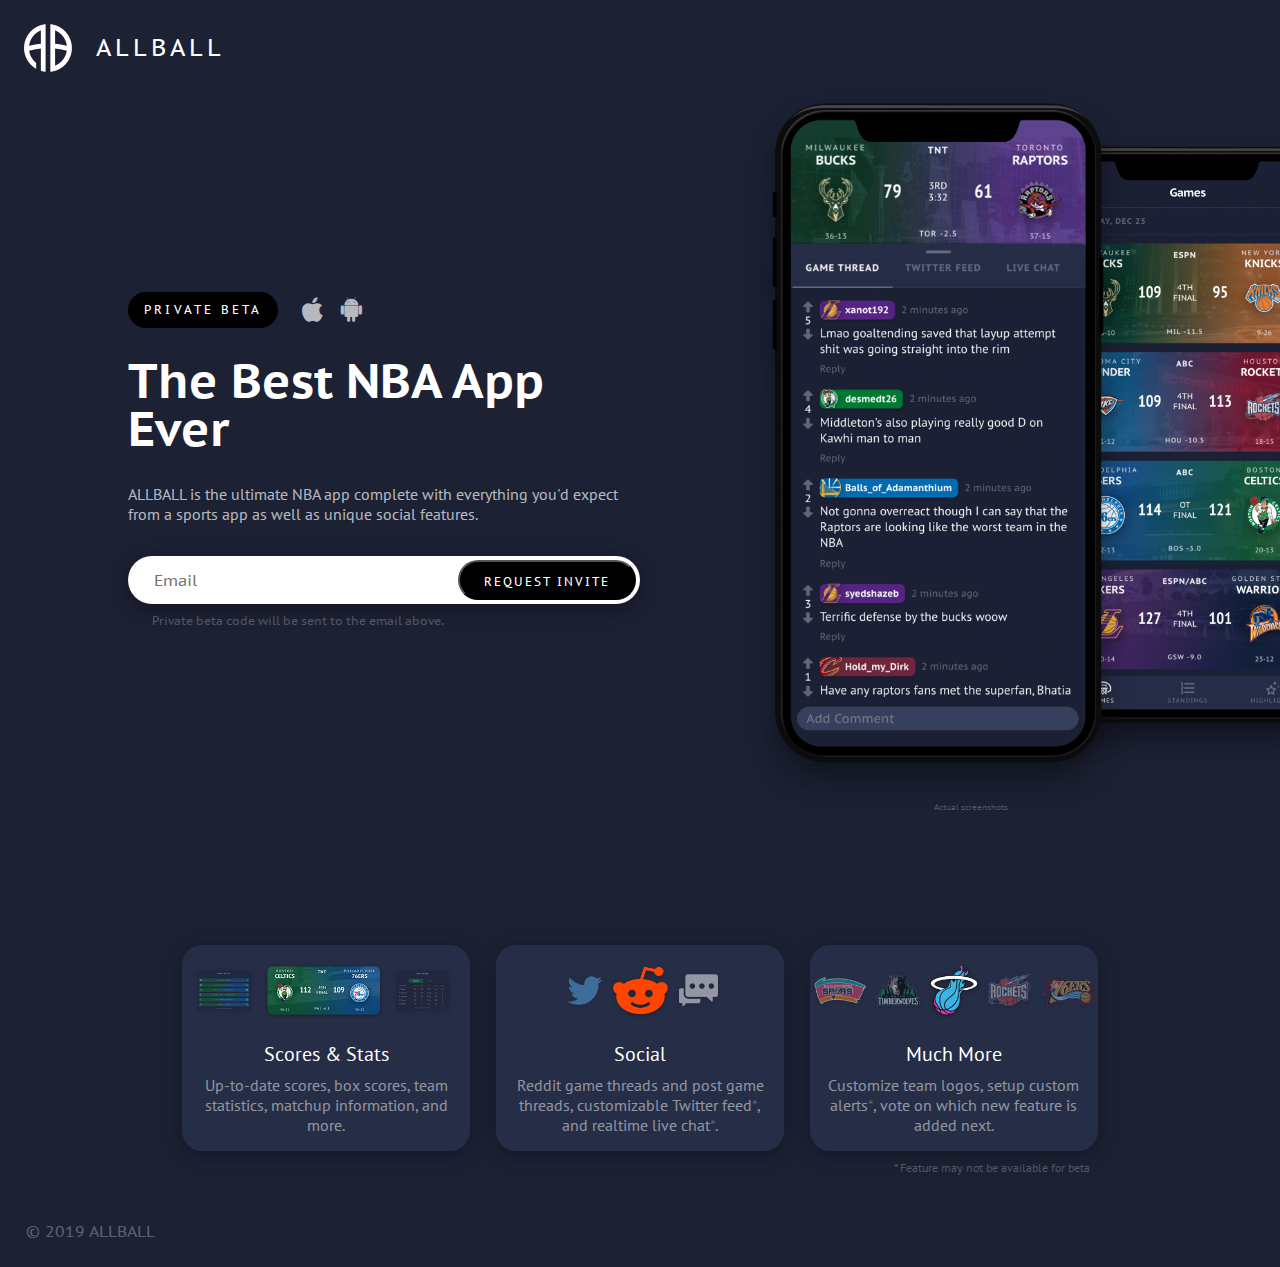
<file: index.html>
<!DOCTYPE html>
<html lang="en">
<head>
    <meta charset="utf-8">
    <meta http-equiv="X-UA-Compatible" content="IE=edge">
    <meta name="viewport" content="width=device-width, initial-scale=1">
	<title>ALLBALL: The Best NBA App</title>
	<link rel="apple-touch-icon" sizes="180x180" href="/apple-touch-icon.png">
	<link rel="icon" type="image/png" sizes="32x32" href="/favicon-32x32.png">
	<link rel="icon" type="image/png" sizes="16x16" href="/favicon-16x16.png">
	<link rel="manifest" href="/site.webmanifest">
	<link rel="mask-icon" href="/safari-pinned-tab.svg" color="#262d46">
	<meta name="msapplication-TileColor" content="#da532c">
	<meta name="theme-color" content="#262d46">
	<link href="https://fonts.googleapis.com/css?family=PT+Sans+Caption:400,700|PT+Sans:400,700|PT+Sans+Narrow:700" rel="stylesheet">
	<link rel="stylesheet" href="assets/fontawesome/css/all.css">
	<link rel="stylesheet" href="style.css">
	<script src="https://ajax.googleapis.com/ajax/libs/jquery/3.3.1/jquery.min.js"></script>
</head>
<body>
    <div class="home-page-container">
        <header class="site-header">
            <div class="site-header-content">
				<img src="images/logo-white.png" width="64px" height="64px">
				<span class="logo-text">ALLBALL</span>
			</div>
        </header>

        <main>
            <section class="hero">
				<div class="hero-content">
					<div class="hero-info">
						<div class="private-beta-wrapper">
							<span class="private-beta">Private Beta</span>
							<i class="fab fa-apple"></i>
							<i class="fab fa-android"></i>
						</div>
						<div class="hero-title">The Best NBA App Ever</div>
						<div class="hero-description">ALLBALL is the ultimate NBA app complete with everything you'd expect from a sports app as well as unique social features.</div>
						
						<form class="input-container" action="javascript:;" onsubmit="insert_value()">
							<input type="email" id="email" class="input-email" placeholder="Email">
							<button type="submit" class="submit-button" id="submitButton">
								<span class="hide-mobile">Request Invite</span>
								<span class="show-mobile"><i class="far fa-paper-plane"></i></span>
							</button>
						</form>
						<div class="disclaimer">Private beta code will be sent to the email above.</div>
					</div>
					<div class="hero-images">
						<img id="allgames" src="images/iphone-allgames.png">
						<img id="gamethread" src="images/iphone-gamethread.png">
						<div class="disclaimer">Actual screenshots</div>
					</div>
					
				</div>
				<div class="hero-features">
					<div class="hero-feature">
						<div class="feature-image">
							<img src="images/scores-and-stats.png">
						</div>
						<div class="feature-text">
							<div class="big">Scores &amp; Stats</div>
							<div class="small">Up-to-date scores, box scores, team statistics, matchup information, and more.</div>		
						</div>
					</div>
					<div class="hero-feature">
						<div class="feature-image">
							<img src="images/social-icons.png">
						</div>
						<div class="feature-text">
							<div class="big">Social</div>
							<div class="small">Reddit game threads and post game threads, customizable Twitter feed<span class="asterisk">*</span>, and realtime live chat<span class="asterisk">*</span>.</div>
						</div>
					</div>
					<div class="hero-feature">
						<div class="feature-image">
							<img src="images/alternate-logos.png">
						</div>
						<div class="feature-text">
							<div class="big">Much More</div>
							<div class="small">Customize team logos, setup custom alerts<span class="asterisk">*</span>, vote on which new feature is added next.</div>
						</div>
						<div class="disclaimer">* Feature may not be available for beta</div>
					</div>
				</div>
            </section>
        </main>

        <footer class="site-footer">
			<div class="footer-container">
				<div class="footer-copyright">&copy; 2019 ALLBALL</div>
			</div>
        </footer>
    </div>

    <script src="main.js"></script>
</body>
</html>
</file>
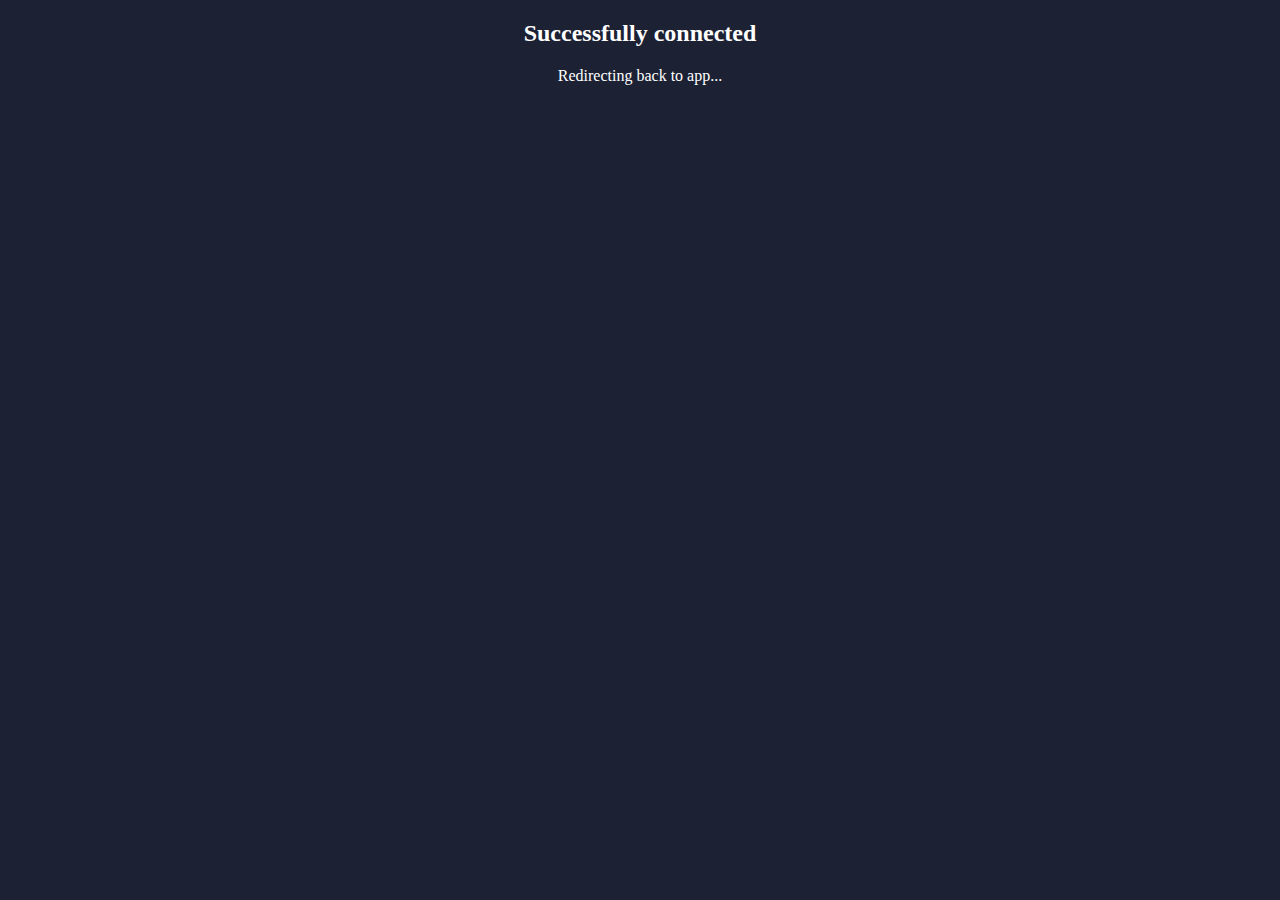
<file: connected/index.html>
<!DOCTYPE html>
<html lang="en">
<head>
  <meta charset="utf-8">
  <meta http-equiv="X-UA-Compatible" content="IE=edge">
  <meta name="viewport" content="width=device-width, initial-scale=1">
  <title>ALLBALL</title>
	<link rel="stylesheet" href="../style.css">
</head>
<body style="text-align:center">
  <h2>Successfully connected</h2>
  <p>Redirecting back to app...</p>
</body>
</file>
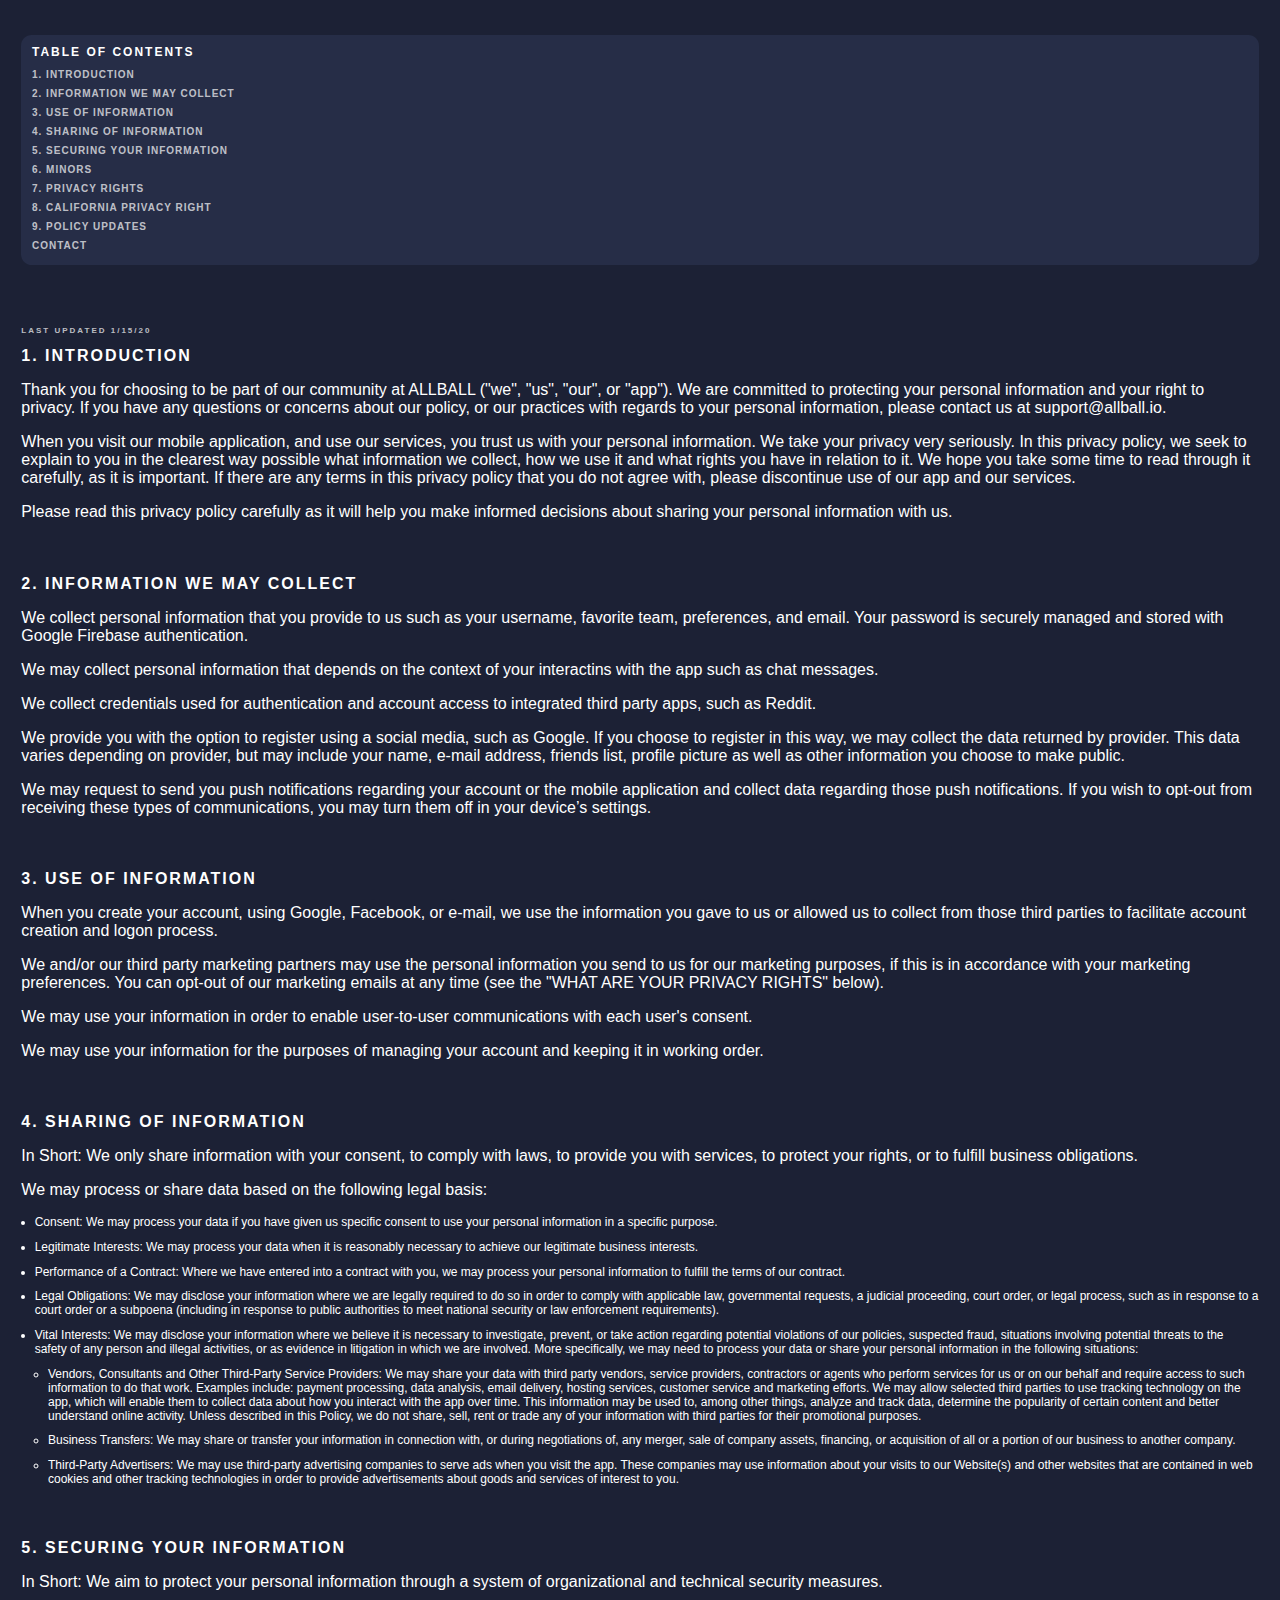
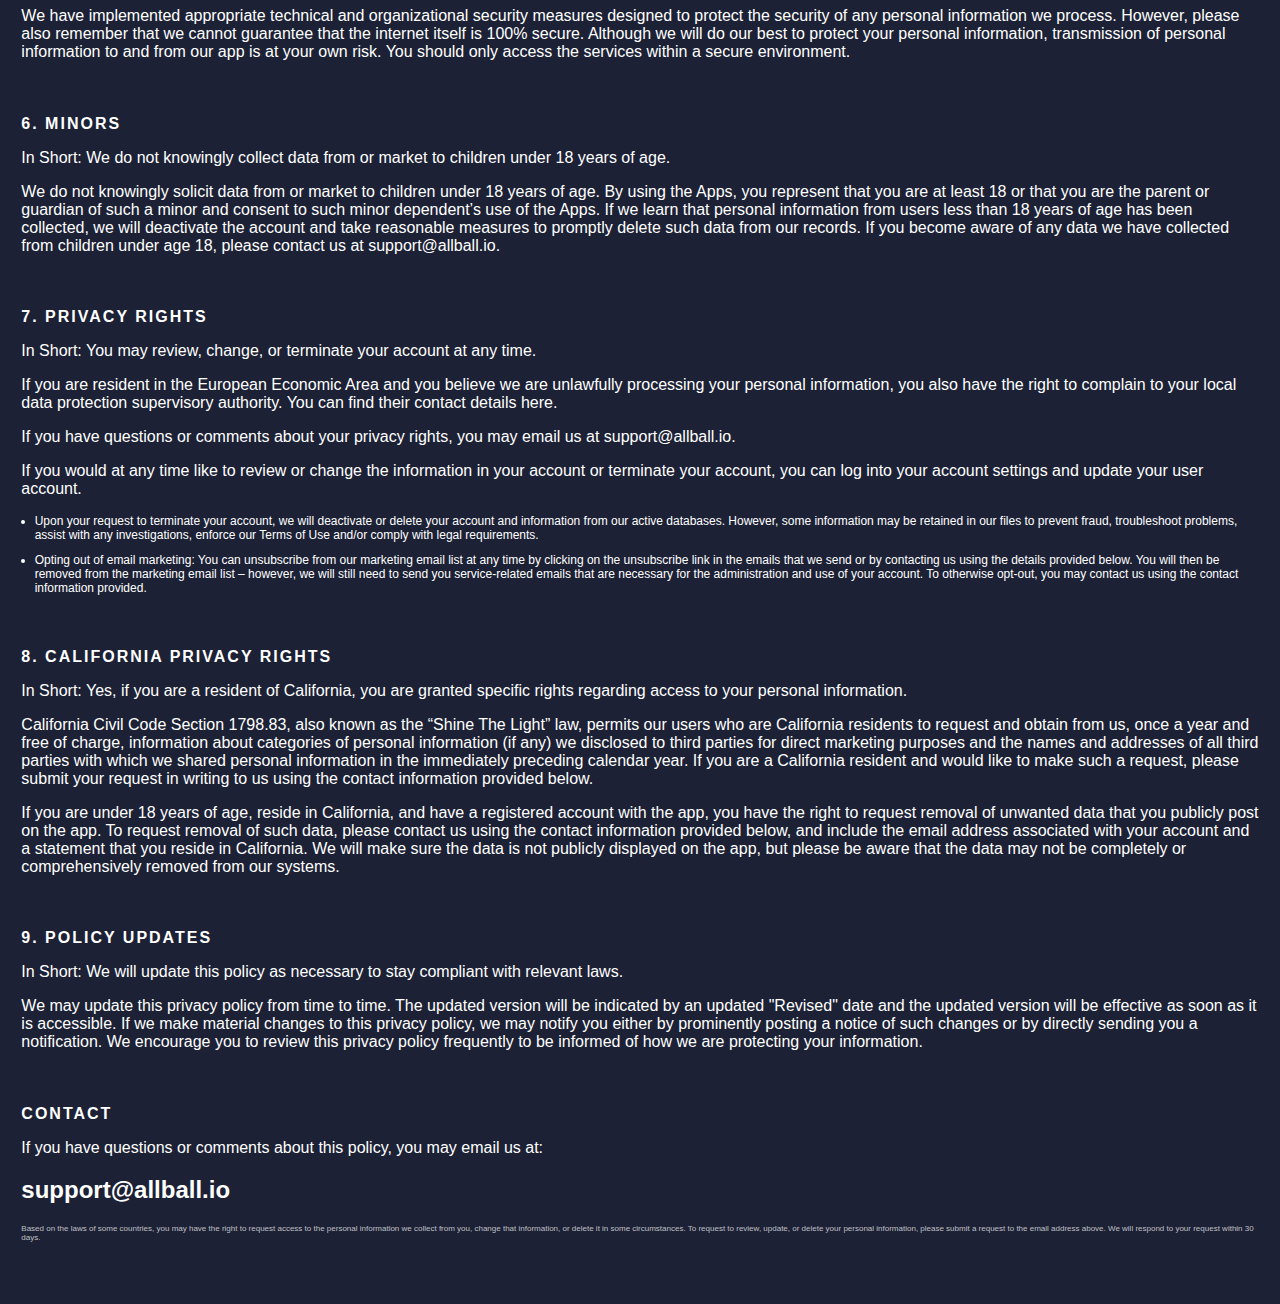
<file: privacy/index.html>
<!DOCTYPE html>
<html lang="en">
<head>
  <meta charset="utf-8">
  <meta http-equiv="X-UA-Compatible" content="IE=edge">
  <meta name="viewport" content="width=device-width, initial-scale=1">
  <title>ALLBALL</title>
  <link rel="stylesheet" href="privacy.css">
</head>
<body>
  <!-- <ion-content> -->
  <div class="privacy-content" id="privacy-content">
    <!-- <div class="summary">
        <span class="date">Last updated 1/15/20</span>
        <h1>Summary</h1>
        <p>summmmmary goes here
        </p>
      </div> -->
    <div class="table-of-contents">
      <div class="title">Table of Contents</div>
      <div class="link" >1. Introduction</div>
      <div class="link" >2. Information We May Collect</div>
      <div class="link">3. Use of Information</div>
      <div class="link">4. Sharing of Information</div>
      <div class="link">5. Securing Your Information</div>
      <div class="link" >6. Minors</div>
      <div class="link">7. Privacy Rights</div>
      <div class="link">8. California Privacy Right</div>
      <div class="link">9. Policy Updates</div>
      <div class="link">Contact</div>
    </div>
    <div class="section" id="one">
      <span class="date">Last updated 1/15/20</span>
      <h1>1. Introduction</h1>
      <p>Thank you for choosing to be part of our community at ALLBALL ("we", "us", "our", or "app"). We are
        committed to protecting your personal information and your right to privacy. If you have any questions or
        concerns about our policy, or our practices with regards to your personal information, please contact us at
        support@allball.io.
      </p>
      <p>When you visit our mobile application, and use our services, you trust us with your personal information. We
        take your privacy very seriously. In this privacy policy, we seek to explain to you in the clearest way possible
        what information we collect, how we use it and what rights you have in relation to it. We hope you take some
        time to read through it carefully, as it is important. If there are any terms in this privacy policy that you do
        not agree with, please discontinue use of our app and our services.
      </p>
      <p>Please read this privacy policy carefully as it will help you make informed decisions about sharing your
        personal information with us.
      </p>
    </div>
    <div class="section" id="two">
      <h1>2. Information We May Collect</h1>
      <!-- <h2>Personal information you disclose to us</h2> -->
      <p>We collect personal information that you provide to us such as your username, favorite team, preferences, and
        email. Your password is securely managed and stored with Google Firebase authentication.</p>
      <p>We may collect personal information that depends on the context of your interactins with the app such as chat
        messages.</p>
      <p>We collect credentials used for authentication and account access to integrated third party apps, such as
        Reddit.</p>
  
      <!-- Payment Data. We collect data necessary to process your payment if you make purchases, such as your payment
          instrument number (such as a credit card number), and the security code associated with your payment instrument.
          All payment data is stored by __________. You may find their privacy policy link(s) here: __________. -->
  
      <p>We provide you with the option to register using a social media, such as Google. If you choose to
        register in this way, we may collect the data returned by provider. This data varies depending on provider, but
        may include your name, e-mail address, friends list, profile picture as well as other information you choose to
        make public.</p>
  
      <!-- <p>All personal information that you provide to us must be true, complete and accurate, and you must notify us of any changes to such personal information.</p> -->
      <p>We may request to send you push notifications regarding your account or the mobile application and collect
        data regarding those push notifications. If you wish to opt-out from receiving these types of communications,
        you may turn them off in your device’s settings.</p>
  
    </div>
    <div class="section" id="three">
      <h1>3. Use of Information</h1>
      <p>When you create your account, using Google, Facebook, or e-mail, we use the information you gave to us or
        allowed us to collect from those third parties to facilitate account creation and logon process.</p>
      <p>We and/or our third party marketing partners may use the
        personal information you send to us for our marketing purposes, if this is in accordance with your marketing
        preferences. You can opt-out of our marketing emails at any time (see the "WHAT ARE YOUR PRIVACY RIGHTS" below).
      </p>
  
      <p>We may use your information in order to enable user-to-user communications with each user's consent.</p>
  
      <p>We may use your information for the purposes of managing your account and keeping it in working order.</p>
    </div>
  
  
    <div class="section" id="four">
      <h1>4. Sharing of Information</h1>
      <p>In Short: We only share information with your consent, to comply with laws, to provide you with services, to
        protect your rights, or to fulfill business obligations.</p>
      <p>We may process or share data based on the following legal basis:
      <ul>
        <li>Consent: We may process your data if you have given us specific consent to use your personal information
          in a specific purpose.</li>
        <li>Legitimate Interests: We may process your data when it is reasonably necessary to achieve our legitimate
          business interests.</li>
        <li>Performance of a Contract: Where we have entered into a contract with you, we may process your personal
          information to fulfill the terms of our contract.</li>
  
        <li>Legal Obligations: We may disclose your information where we are legally required to do so in order to
          comply with applicable law, governmental requests, a judicial proceeding, court order, or legal process, such as
          in
          response to a court order or a subpoena (including in response to public authorities to meet national security
          or law
          enforcement requirements).</li>
  
        <li>Vital Interests: We may disclose your information where we believe it is necessary to investigate,
          prevent, or take action regarding potential violations of our policies, suspected fraud, situations involving
          potential
          threats to the safety of any person and illegal activities, or as evidence in litigation in which we are
          involved.
          More specifically, we may need to process your data or share your personal information in the following
          situations:
          <ul>
            <li>Vendors, Consultants and Other Third-Party Service Providers: We may share your data with third party
              vendors, service providers, contractors or agents who perform services for us or on our behalf and
              require access to such
              information to do that work. Examples include: payment processing, data analysis, email delivery,
              hosting services,
              customer service and marketing efforts. We may allow selected third parties to use tracking technology
              on the app, which will enable them to collect data about how you interact with the app over time. This
              information
              may be used to, among other things, analyze and track data, determine the popularity of certain content
              and better
              understand online activity. Unless described in this Policy, we do not share, sell, rent or trade any of
              your information with third parties for their promotional purposes.
            </li>
            <li>Business Transfers: We may share or transfer your information in connection with, or during
              negotiations of, any merger, sale of company assets, financing, or acquisition of all or a portion of
              our business to another company.
            </li>
            <li>Third-Party Advertisers: We may use third-party advertising companies to serve ads when you visit the
              app. These companies may use information about your visits to our Website(s) and other websites that are
              contained in web cookies and other tracking technologies in order to provide advertisements about goods
              and services of interest to you.
            </li>
          </ul>
        </li>
      </ul>
    </div>
  
    <div class="section" id="five">
      <h1>5. Securing Your Information</h1>
  
      <p>In Short: We aim to protect your personal information through a system of organizational and technical security
        measures.</p>
  
      <p>We have implemented appropriate technical and organizational security measures designed to protect the security
        of any personal information we process. However, please also remember that we cannot guarantee that the internet
        itself is 100% secure. Although we will do our best to protect your personal information, transmission of
        personal
        information to and from our app is at your own risk. You should only access the services within a secure
        environment.</p>
    </div>
  
  
    <div class="section" id="six">
      <h1>6. Minors</h1>
  
      <p>In Short: We do not knowingly collect data from or market to children under 18 years of age.</p>
  
      <p>We do not knowingly solicit data from or market to children under 18 years of age. By using the Apps, you
        represent that you are at least 18 or that you are the parent or guardian of such a minor and consent to such
        minor
        dependent’s use of the Apps. If we learn that personal information from users less than 18 years of age has been
        collected, we will deactivate the account and take reasonable measures to promptly delete such data from our
        records. If you become aware of any data we have collected from children under age 18, please contact us at
        support@allball.io.</p>
  
    </div>
  
    <div class="section" id="seven">
      <h1>7. Privacy Rights</h1>
  
      <p>In Short: You may review, change, or terminate your account at any time.</p>
  
      <p>
        If you are resident in the European Economic Area and you believe we are unlawfully processing your personal
        information, you also have the right to complain to your local data protection supervisory authority. You can
        find their contact details
        <a href="http://ec.europa.eu/justice/data-protection/bodies/authorities/index_en.htm"></a>
        here.
      </p>
  
      <p>If you have questions or comments about your privacy rights, you may email us at support@allball.io.</p>
      <p>
        If you would at any time like to review or change the information in your account or terminate your account, you
        can log into your account settings and update your user account. </p>
  
      <ul>
        <li>Upon your request to terminate your account, we will deactivate or delete your account and
          information from our active databases. However, some information may be retained in our files to prevent fraud,
          troubleshoot problems,
          assist with any investigations, enforce our Terms of Use and/or comply with legal requirements.
        </li>
        <li>
          Opting out of email marketing: You can unsubscribe from our marketing email list at any time by clicking on
          the
          unsubscribe link in the emails that we send or by contacting us using the details provided below. You will
          then be
          removed from the marketing email list – however, we will still need to send you service-related emails that
          are
          necessary for the administration and use of your account. To otherwise opt-out, you may contact us using the
          contact information provided.
        </li>
      </ul>
  
    </div>
  
  
    <div class="section" id="eight">
      <h1>8. California Privacy Rights</h1>
  
      <p>In Short: Yes, if you are a resident of California, you are granted specific rights regarding access to your
        personal information.</p>
  
      <p>California Civil Code Section 1798.83, also known as the “Shine The Light” law, permits our users who are
        California residents to request and obtain from us, once a year and free of charge, information about categories
        of
        personal information (if any) we disclosed to third parties for direct marketing purposes and the names and
        addresses of
        all third parties with which we shared personal information in the immediately preceding calendar year. If you are
        a
        California resident and would like to make such a request, please submit your request in writing to us using the
        contact information provided below.</p>
  
      <p>If you are under 18 years of age, reside in California, and have a registered account with the app, you have
        the
        right to request removal of unwanted data that you publicly post on the app. To request removal of such data,
        please contact us using the contact information provided below, and include the email address associated with
        your
        account and a statement that you reside in California. We will make sure the data is not publicly displayed on
        the
        app, but please be aware that the data may not be completely or comprehensively removed from our systems.
      </p>
  
    </div>
    <div class="section" id="nine">
      <h1>9. Policy Updates</h1>
  
      <p>In Short: We will update this policy as necessary to stay compliant with relevant laws.</p>
      <p>We may update this privacy policy from time to time. The updated version will be indicated by an updated
        "Revised"
        date and the updated version will be effective as soon as it is accessible. If we make material changes to this
        privacy policy, we may notify you either by prominently posting a notice of such changes or by directly sending
        you
        a notification. We encourage you to review this privacy policy frequently to be informed of how we are
        protecting
        your information.</p>
  
  
    </div>
    <div class="section" id="contact">
      <h1>Contact</h1>
  
      <p>If you have questions or comments about this policy, you may email us at:</p>
      <h2>support@allball.io</h2>
      <p class="small">Based on the laws of some countries, you may have the right to request access to the personal
        information we
        collect from you, change that information, or delete it in some circumstances. To request to review, update, or
        delete your personal information, please submit a request to the email address above. We will respond to your
        request within 30 days.</p>
    </div>
  </div>
  <!-- </ion-content> -->
</body>
</file>
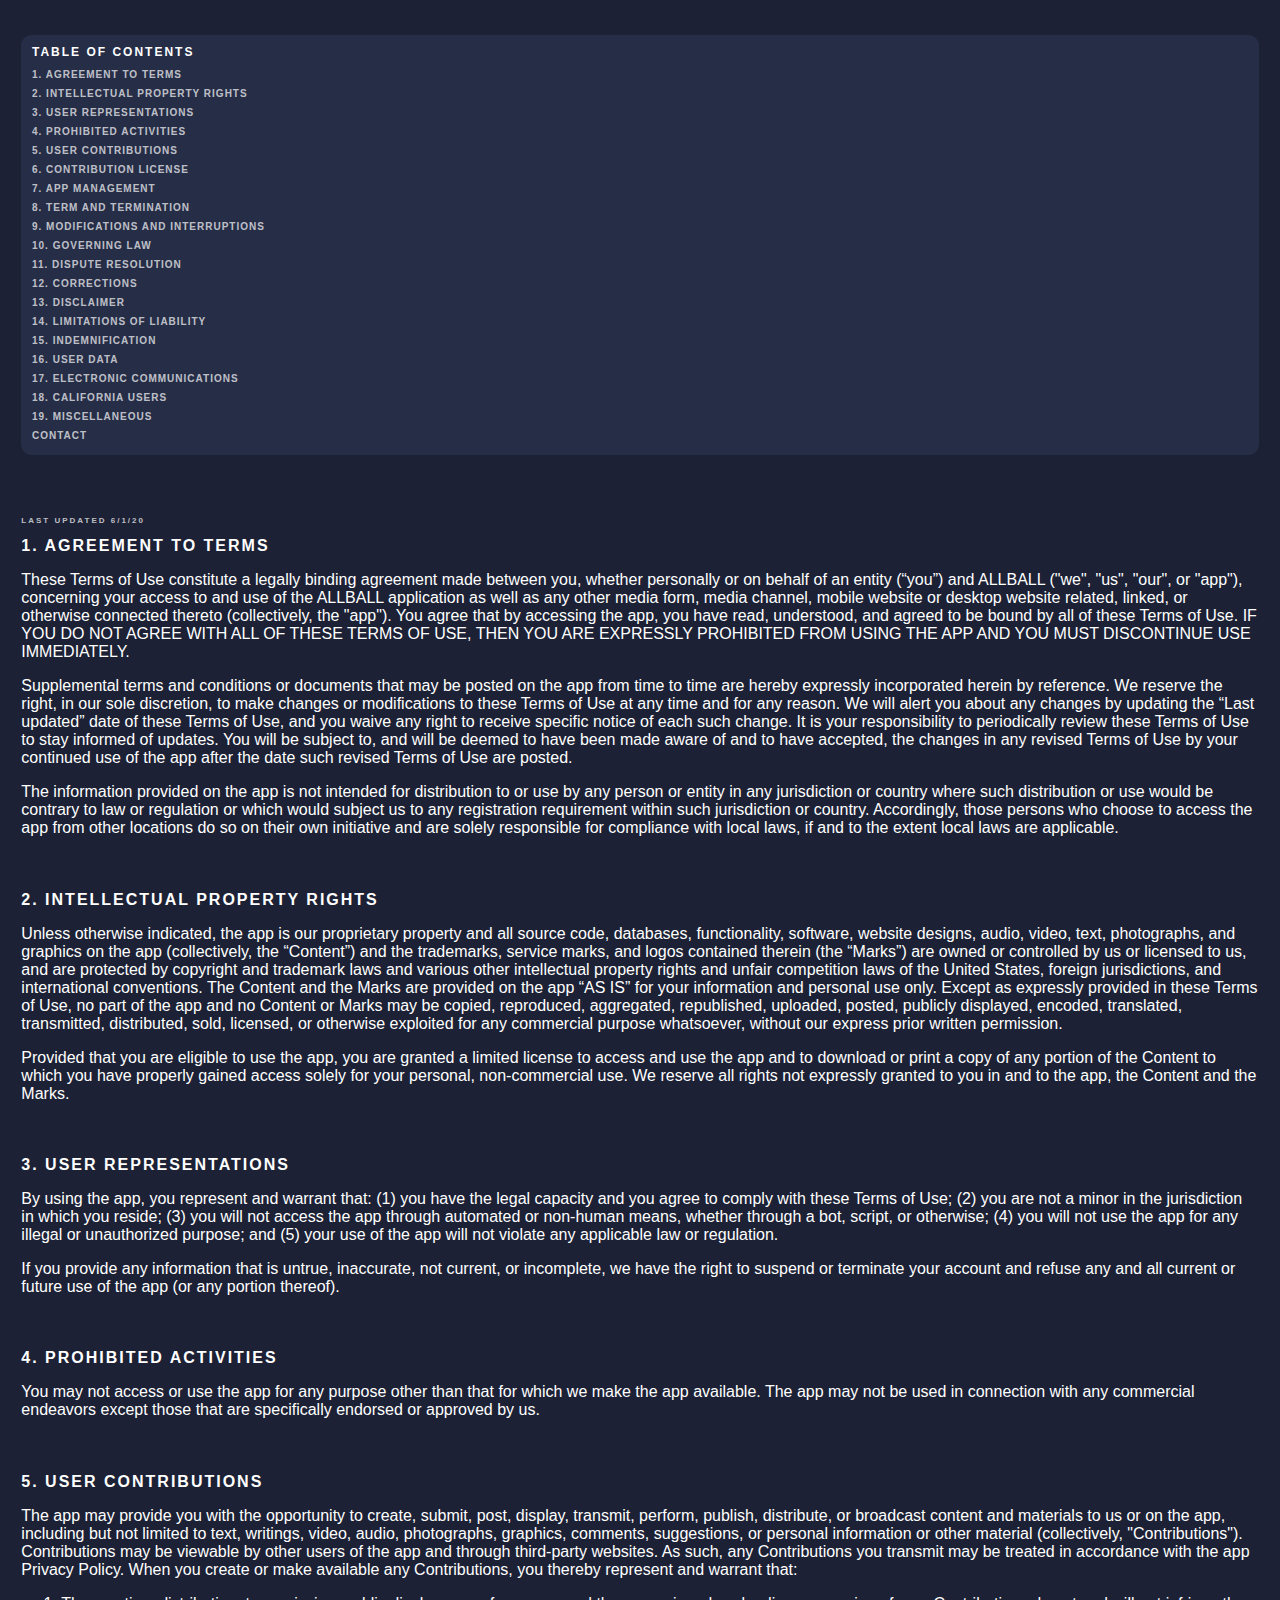
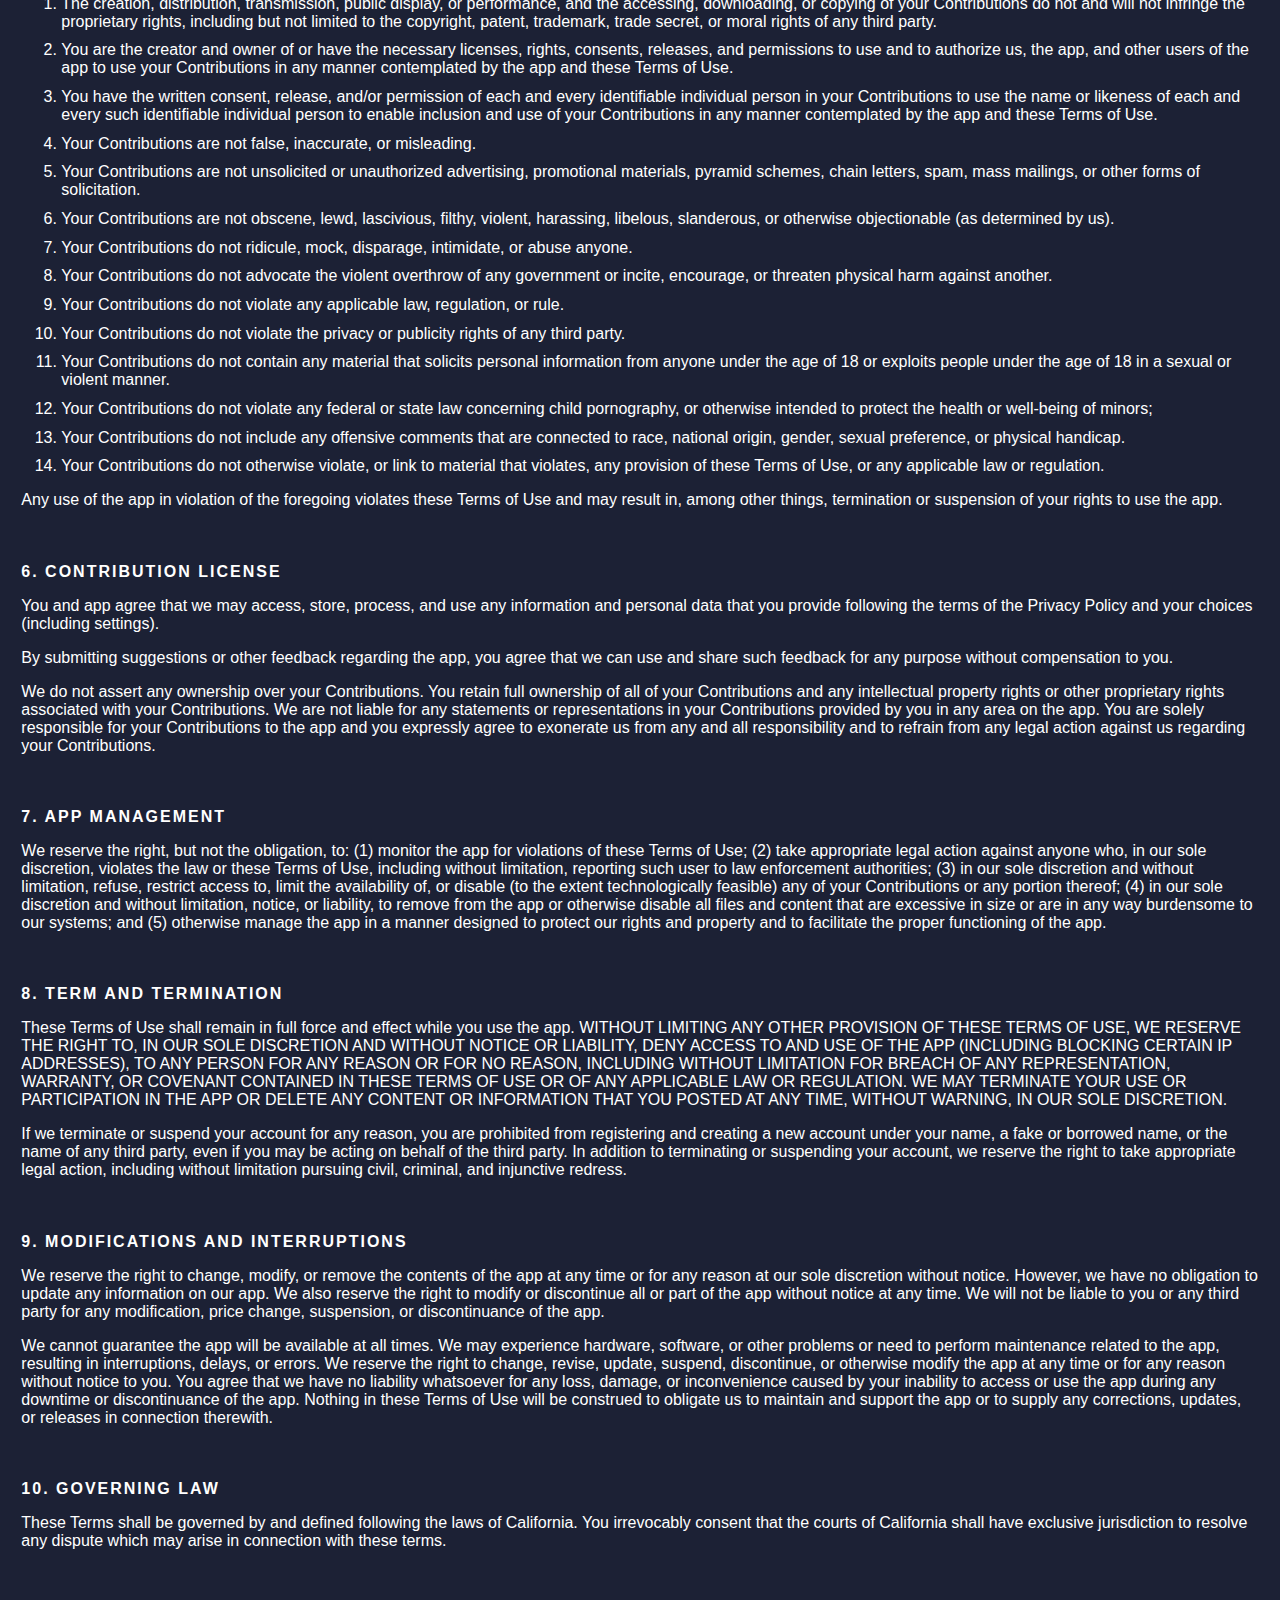
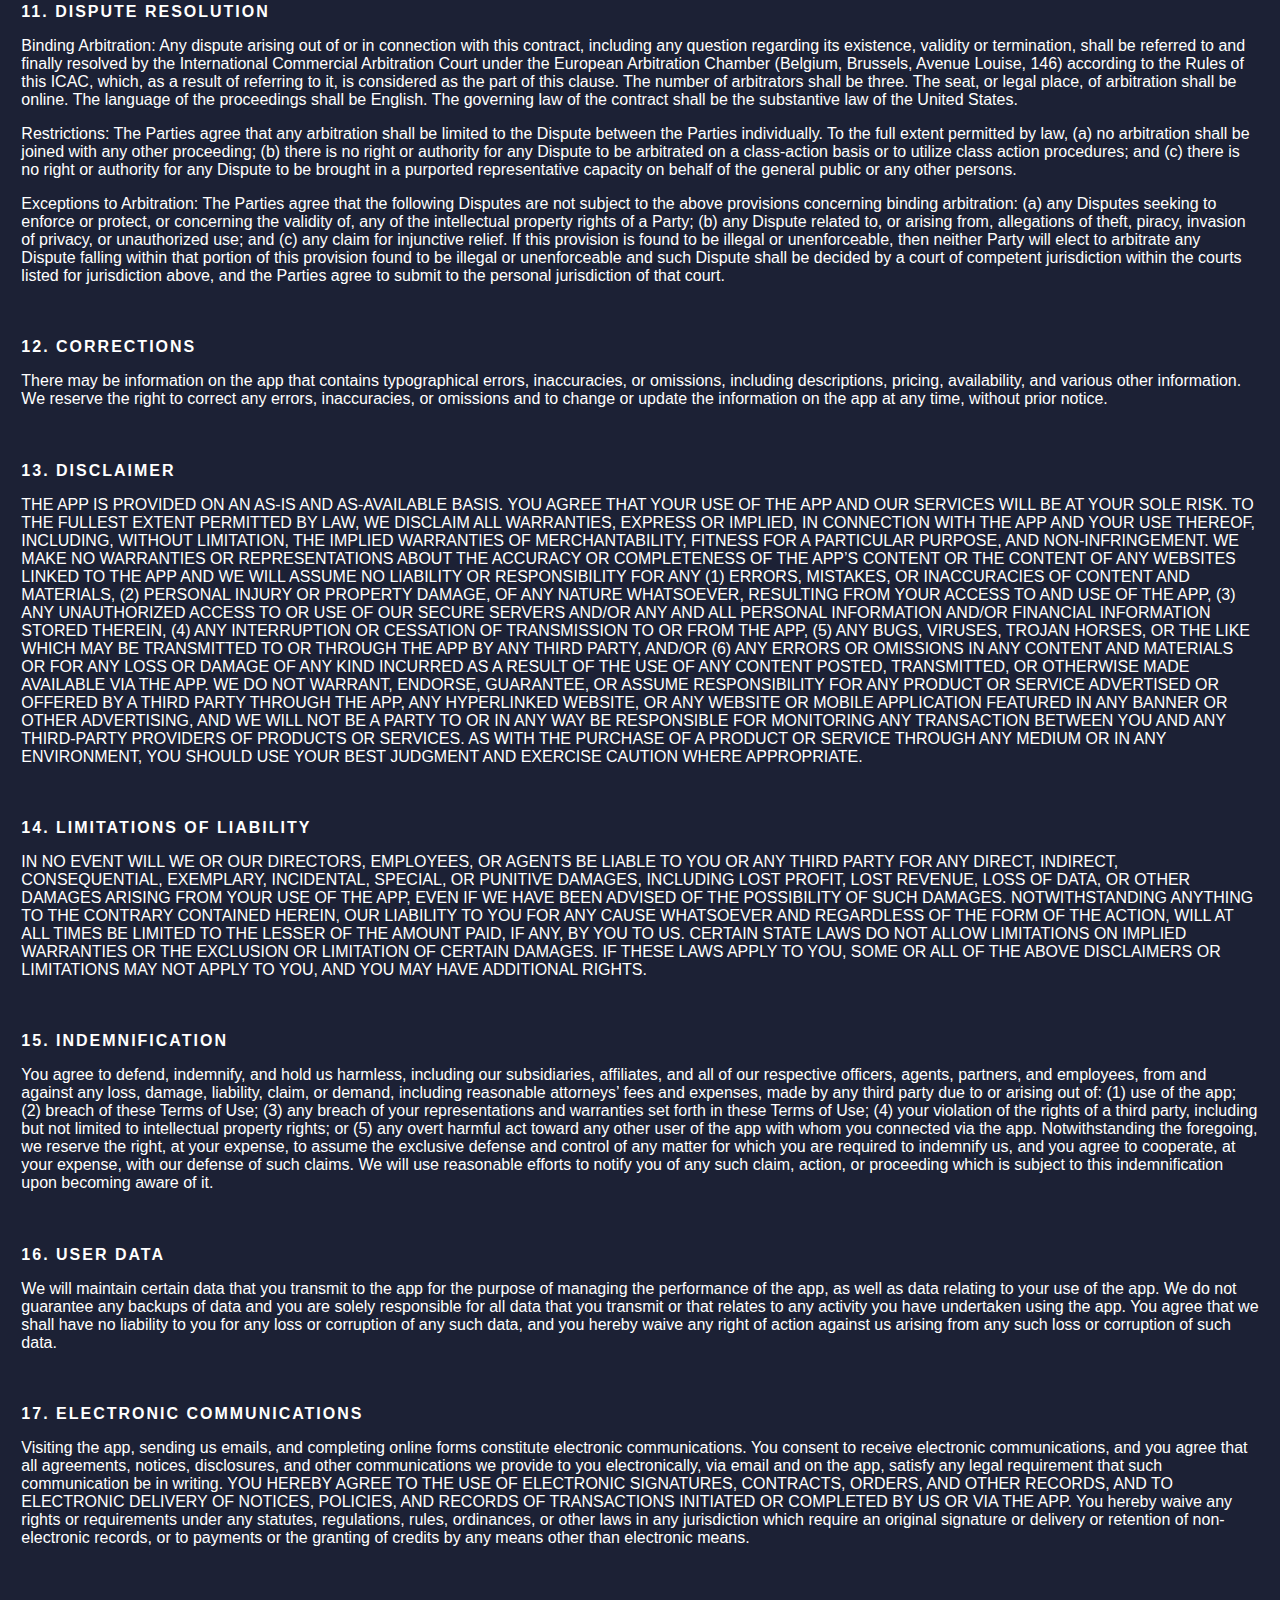
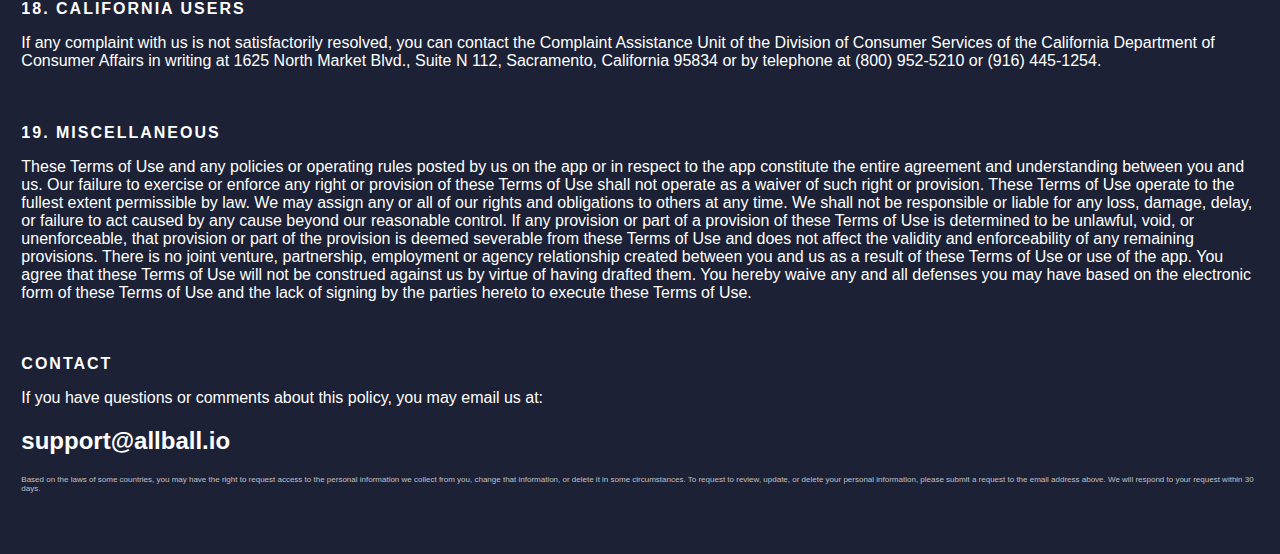
<file: terms/index.html>
<!DOCTYPE html>
<html lang="en">
<head>
  <meta charset="utf-8">
  <meta http-equiv="X-UA-Compatible" content="IE=edge">
  <meta name="viewport" content="width=device-width, initial-scale=1">
  <title>ALLBALL</title>
  <link rel="stylesheet" href="terms.css">
</head>
<body>
  <div class="terms-content" id="termsContent">

    <div class="table-of-contents">
      <div class="title">Table of Contents</div>
      <div class="link">1. Agreement To Terms</div>
      <div class="link">2. Intellectual Property Rights</div>
      <div class="link">3. User Representations</div>
      <div class="link">4. Prohibited Activities</div>
      <div class="link">5. User Contributions</div>
      <div class="link">6. Contribution License</div>
      <div class="link">7. App Management</div>
      <div class="link">8. Term and Termination</div>
      <div class="link">9. Modifications and Interruptions</div>
      <div class="link">10. Governing Law</div>
      <div class="link">11. Dispute Resolution</div>
      <div class="link">12. Corrections</div>
      <div class="link">13. Disclaimer</div>
      <div class="link">14. Limitations of Liability</div>
      <div class="link">15. Indemnification</div>
      <div class="link">16. User Data</div>
      <div class="link">17. Electronic Communications</div>
      <div class="link">18. California Users</div>
      <div class="link">19. Miscellaneous</div>
      <div class="link" >Contact</div>
    </div>

    <div class="section" id="one">
      <span class="date">Last updated 6/1/20</span>
      <h1>1. Agreement To Terms</h1>
      <p>These Terms of Use constitute a legally binding agreement made between you, whether personally or on behalf of an entity (“you”) and ALLBALL ("we", "us", "our", or "app"), concerning your access to and use of the ALLBALL application as well as any other media form, media channel, mobile website or desktop website related, linked, or otherwise connected thereto (collectively, the "app"). You agree that by accessing the app, you have read, understood, and agreed to be bound by all of these Terms of Use. IF YOU DO NOT AGREE WITH ALL OF THESE TERMS OF USE, THEN YOU ARE EXPRESSLY PROHIBITED FROM USING THE APP AND YOU MUST DISCONTINUE USE IMMEDIATELY.</p>
      <p>Supplemental terms and conditions or documents that may be posted on the app from time to time are hereby expressly incorporated herein by reference. We reserve the right, in our sole discretion, to make changes or modifications to these Terms of Use at any time and for any reason. We will alert you about any changes by updating the “Last updated” date of these Terms of Use, and you waive any right to receive specific notice of each such change. It is your responsibility to periodically review these Terms of Use to stay informed of updates. You will be subject to, and will be deemed to have been made aware of and to have accepted, the changes in any revised Terms of Use by your continued use of the app after the date such revised Terms of Use are posted.</p>
      <p>The information provided on the app is not intended for distribution to or use by any person or entity in any jurisdiction or country where such distribution or use would be contrary to law or regulation or which would subject us to any registration requirement within such jurisdiction or country. Accordingly, those persons who choose to access the app from other locations do so on their own initiative and are solely responsible for compliance with local laws, if and to the extent local laws are applicable.</p>
    </div>

    <div class="section" id="two">
      <h1>2. Intellectual Property Rights</h1>
      <p>Unless otherwise indicated, the app is our proprietary property and all source code, databases, functionality, software, website designs, audio, video, text, photographs, and graphics on the app (collectively, the “Content”) and the trademarks, service marks, and logos contained therein (the “Marks”) are owned or controlled by us or licensed to us, and are protected by copyright and trademark laws and various other intellectual property rights and unfair competition laws of the United States, foreign jurisdictions, and international conventions. The Content and the Marks are provided on the app “AS IS” for your information and personal use only. Except as expressly provided in these Terms of Use, no part of the app and no Content or Marks may be copied, reproduced, aggregated, republished, uploaded, posted, publicly displayed, encoded, translated, transmitted, distributed, sold, licensed, or otherwise exploited for any commercial purpose whatsoever, without our express prior written permission.</p>
      <p>Provided that you are eligible to use the app, you are granted a limited license to access and use the app and to download or print a copy of any portion of the Content to which you have properly gained access solely for your personal, non-commercial use. We reserve all rights not expressly granted to you in and to the app, the Content and the Marks.</p>
    </div>

    <div class="section" id="three">
      <h1>3. User Representations</h1>
      <p>By using the app, you represent and warrant that: (1) you have the legal capacity and you agree to comply with these Terms of Use; (2) you are not a minor in the jurisdiction in which you reside; (3) you will not access the app through automated or non-human means, whether through a bot, script, or otherwise; (4) you will not use the app for any illegal or unauthorized purpose; and (5) your use of the app will not violate any applicable law or regulation.</p>
      <p>If you provide any information that is untrue, inaccurate, not current, or incomplete, we have the right to suspend or terminate your account and refuse any and all current or future use of the app (or any portion thereof).</p>
    </div>

    <div class="section" id="four">
      <h1>4. Prohibited Activities</h1>
      <p>You may not access or use the app for any purpose other than that for which we make the app available. The app may not be used in connection with any commercial endeavors except those that are specifically endorsed or approved by us.</p>
    </div>

    <div class="section" id="five">
      <h1>5. User Contributions</h1>
      <p>The app may provide you with the opportunity to create, submit, post, display, transmit, perform, publish, distribute, or broadcast content and materials to us or on the app, including but not limited to text, writings, video, audio, photographs, graphics, comments, suggestions, or personal information or other material (collectively, "Contributions"). Contributions may be viewable by other users of the app and through third-party websites. As such, any Contributions you transmit may be treated in accordance with the app Privacy Policy. When you create or make available any Contributions, you thereby represent and warrant that:</p>
      <ol>
        <li>The creation, distribution, transmission, public display, or performance, and the accessing, downloading, or copying of your Contributions do not and will not infringe the proprietary rights, including but not limited to the copyright, patent, trademark, trade secret, or moral rights of any third party.</li>
        <li>You are the creator and owner of or have the necessary licenses, rights, consents, releases, and permissions to use and to authorize us, the app, and other users of the app to use your Contributions in any manner contemplated by the app and these Terms of Use.</li>
        <li>You have the written consent, release, and/or permission of each and every identifiable individual person in your Contributions to use the name or likeness of each and every such identifiable individual person to enable inclusion and use of your Contributions in any manner contemplated by the app and these Terms of Use.</li>
        <li>Your Contributions are not false, inaccurate, or misleading.</li>
        <li>Your Contributions are not unsolicited or unauthorized advertising, promotional materials, pyramid schemes, chain letters, spam, mass mailings, or other forms of solicitation.</li>
        <li>Your Contributions are not obscene, lewd, lascivious, filthy, violent, harassing, libelous, slanderous, or otherwise objectionable (as determined by us).</li>
        <li>Your Contributions do not ridicule, mock, disparage, intimidate, or abuse anyone.</li>
        <li>Your Contributions do not advocate the violent overthrow of any government or incite, encourage, or threaten physical harm against another.</li>
        <li>Your Contributions do not violate any applicable law, regulation, or rule.</li>
        <li>Your Contributions do not violate the privacy or publicity rights of any third party.</li>
        <li>Your Contributions do not contain any material that solicits personal information from anyone under the age of 18 or exploits people under the age of 18 in a sexual or violent manner.</li>
        <li>Your Contributions do not violate any federal or state law concerning child pornography, or otherwise intended to protect the health or well-being of minors;</li>
        <li>Your Contributions do not include any offensive comments that are connected to race, national origin, gender, sexual preference, or physical handicap.</li>
        <li>Your Contributions do not otherwise violate, or link to material that violates, any provision of these Terms of Use, or any applicable law or regulation.</li>
      </ol>
      <p>Any use of the app in violation of the foregoing violates these Terms of Use and may result in, among other things, termination or suspension of your rights to use the app.</p>
    </div>

    <div class="section" id="six">
      <h1>6. Contribution License</h1>
      <p>You and app agree that we may access, store, process, and use any information and personal data that you provide following the terms of the Privacy Policy and your choices (including settings).</p>
      <p>By submitting suggestions or other feedback regarding the app, you agree that we can use and share such feedback for any purpose without compensation to you.</p>
      <p>We do not assert any ownership over your Contributions. You retain full ownership of all of your Contributions and any intellectual property rights or other proprietary rights associated with your Contributions. We are not liable for any statements or representations in your Contributions provided by you in any area on the app. You are solely responsible for your Contributions to the app and you expressly agree to exonerate us from any and all responsibility and to refrain from any legal action against us regarding your Contributions.</p>
    </div>

    <div class="section" id="seven">
      <h1>7. App Management</h1>
      <p>We reserve the right, but not the obligation, to: (1) monitor the app for violations of these Terms of Use; (2) take appropriate legal action against anyone who, in our sole discretion, violates the law or these Terms of Use, including without limitation, reporting such user to law enforcement authorities; (3) in our sole discretion and without limitation, refuse, restrict access to, limit the availability of, or disable (to the extent technologically feasible) any of your Contributions or any portion thereof; (4) in our sole discretion and without limitation, notice, or liability, to remove from the app or otherwise disable all files and content that are excessive in size or are in any way burdensome to our systems; and (5) otherwise manage the app in a manner designed to protect our rights and property and to facilitate the proper functioning of the app.</p>
    </div>

    <div class="section" id="eight">
      <h1>8. Term and Termination</h1>
      <p>These Terms of Use shall remain in full force and effect while you use the app. WITHOUT LIMITING ANY OTHER PROVISION OF THESE TERMS OF USE, WE RESERVE THE RIGHT TO, IN OUR SOLE DISCRETION AND WITHOUT NOTICE OR LIABILITY, DENY ACCESS TO AND USE OF THE APP (INCLUDING BLOCKING CERTAIN IP ADDRESSES), TO ANY PERSON FOR ANY REASON OR FOR NO REASON, INCLUDING WITHOUT LIMITATION FOR BREACH OF ANY REPRESENTATION, WARRANTY, OR COVENANT CONTAINED IN THESE TERMS OF USE OR OF ANY APPLICABLE LAW OR REGULATION. WE MAY TERMINATE YOUR USE OR PARTICIPATION IN THE APP OR DELETE ANY CONTENT OR INFORMATION THAT YOU POSTED AT ANY TIME, WITHOUT WARNING, IN OUR SOLE DISCRETION.</p>
      <p>If we terminate or suspend your account for any reason, you are prohibited from registering and creating a new account under your name, a fake or borrowed name, or the name of any third party, even if you may be acting on behalf of the third party. In addition to terminating or suspending your account, we reserve the right to take appropriate legal action, including without limitation pursuing civil, criminal, and injunctive redress.</p>
    </div>

    <div class="section" id="nine">
      <h1>9. Modifications and Interruptions</h1>
      <p>We reserve the right to change, modify, or remove the contents of the app at any time or for any reason at our sole discretion without notice. However, we have no obligation to update any information on our app. We also reserve the right to modify or discontinue all or part of the app without notice at any time. We will not be liable to you or any third party for any modification, price change, suspension, or discontinuance of the app.</p>
      <p>We cannot guarantee the app will be available at all times. We may experience hardware, software, or other problems or need to perform maintenance related to the app, resulting in interruptions, delays, or errors. We reserve the right to change, revise, update, suspend, discontinue, or otherwise modify the app at any time or for any reason without notice to you. You agree that we have no liability whatsoever for any loss, damage, or inconvenience caused by your inability to access or use the app during any downtime or discontinuance of the app. Nothing in these Terms of Use will be construed to obligate us to maintain and support the app or to supply any corrections, updates, or releases in connection therewith.</p>
    </div>

    <div class="section" id="ten">
      <h1>10. Governing Law</h1>
      <p>These Terms shall be governed by and defined following the laws of California. You irrevocably consent that the courts of California shall have exclusive jurisdiction to resolve any dispute which may arise in connection with these terms.</p>
    </div>

    <div class="section" id="eleven">
      <h1>11. Dispute Resolution</h1>
      <p>Binding Arbitration: Any dispute arising out of or in connection with this contract, including any question regarding its existence, validity or termination, shall be referred to and finally resolved by the International Commercial Arbitration Court under the European Arbitration Chamber (Belgium, Brussels, Avenue Louise, 146) according to the Rules of this ICAC, which, as a result of referring to it, is considered as the part of this clause. The number of arbitrators shall be three. The seat, or legal place, of arbitration shall be online. The language of the proceedings shall be English. The governing law of the contract shall be the substantive law of the United States.</p>
      <p>Restrictions: The Parties agree that any arbitration shall be limited to the Dispute between the Parties individually. To the full extent permitted by law, (a) no arbitration shall be joined with any other proceeding; (b) there is no right or authority for any Dispute to be arbitrated on a class-action basis or to utilize class action procedures; and (c) there is no right or authority for any Dispute to be brought in a purported representative capacity on behalf of the general public or any other persons.</p>
      <p>Exceptions to Arbitration: The Parties agree that the following Disputes are not subject to the above provisions concerning binding arbitration: (a) any Disputes seeking to enforce or protect, or concerning the validity of, any of the intellectual property rights of a Party; (b) any Dispute related to, or arising from, allegations of theft, piracy, invasion of privacy, or unauthorized use; and (c) any claim for injunctive relief. If this provision is found to be illegal or unenforceable, then neither Party will elect to arbitrate any Dispute falling within that portion of this provision found to be illegal or unenforceable and such Dispute shall be decided by a court of competent jurisdiction within the courts listed for jurisdiction above, and the Parties agree to submit to the personal jurisdiction of that court.</p>
    </div>

    <div class="section" id="twelve">
      <h1>12. Corrections</h1>
      <p>There may be information on the app that contains typographical errors, inaccuracies, or omissions, including descriptions, pricing, availability, and various other information. We reserve the right to correct any errors, inaccuracies, or omissions and to change or update the information on the app at any time, without prior notice.</p>
    </div>

    <div class="section" id="thirteen">
      <h1>13. Disclaimer</h1>
      <p>THE APP IS PROVIDED ON AN AS-IS AND AS-AVAILABLE BASIS. YOU AGREE THAT YOUR USE OF THE APP AND OUR SERVICES WILL BE AT YOUR SOLE RISK. TO THE FULLEST EXTENT PERMITTED BY LAW, WE DISCLAIM ALL WARRANTIES, EXPRESS OR IMPLIED, IN CONNECTION WITH THE APP AND YOUR USE THEREOF, INCLUDING, WITHOUT LIMITATION, THE IMPLIED WARRANTIES OF MERCHANTABILITY, FITNESS FOR A PARTICULAR PURPOSE, AND NON-INFRINGEMENT. WE MAKE NO WARRANTIES OR REPRESENTATIONS ABOUT THE ACCURACY OR COMPLETENESS OF THE APP’S CONTENT OR THE CONTENT OF ANY WEBSITES LINKED TO THE APP AND WE WILL ASSUME NO LIABILITY OR RESPONSIBILITY FOR ANY (1) ERRORS, MISTAKES, OR INACCURACIES OF CONTENT AND MATERIALS, (2) PERSONAL INJURY OR PROPERTY DAMAGE, OF ANY NATURE WHATSOEVER, RESULTING FROM YOUR ACCESS TO AND USE OF THE APP, (3) ANY UNAUTHORIZED ACCESS TO OR USE OF OUR SECURE SERVERS AND/OR ANY AND ALL PERSONAL INFORMATION AND/OR FINANCIAL INFORMATION STORED THEREIN, (4) ANY INTERRUPTION OR CESSATION OF TRANSMISSION TO OR FROM THE APP, (5) ANY BUGS, VIRUSES, TROJAN HORSES, OR THE LIKE WHICH MAY BE TRANSMITTED TO OR THROUGH THE APP BY ANY THIRD PARTY, AND/OR (6) ANY ERRORS OR OMISSIONS IN ANY CONTENT AND MATERIALS OR FOR ANY LOSS OR DAMAGE OF ANY KIND INCURRED AS A RESULT OF THE USE OF ANY CONTENT POSTED, TRANSMITTED, OR OTHERWISE MADE AVAILABLE VIA THE APP. WE DO NOT WARRANT, ENDORSE, GUARANTEE, OR ASSUME RESPONSIBILITY FOR ANY PRODUCT OR SERVICE ADVERTISED OR OFFERED BY A THIRD PARTY THROUGH THE APP, ANY HYPERLINKED WEBSITE, OR ANY WEBSITE OR MOBILE APPLICATION FEATURED IN ANY BANNER OR OTHER ADVERTISING, AND WE WILL NOT BE A PARTY TO OR IN ANY WAY BE RESPONSIBLE FOR MONITORING ANY TRANSACTION BETWEEN YOU AND ANY THIRD-PARTY PROVIDERS OF PRODUCTS OR SERVICES. AS WITH THE PURCHASE OF A PRODUCT OR SERVICE THROUGH ANY MEDIUM OR IN ANY ENVIRONMENT, YOU SHOULD USE YOUR BEST JUDGMENT AND EXERCISE CAUTION WHERE APPROPRIATE.</p>
    </div>

    <div class="section" id="fourteen">
      <h1>14. Limitations of Liability</h1>
      <p>IN NO EVENT WILL WE OR OUR DIRECTORS, EMPLOYEES, OR AGENTS BE LIABLE TO YOU OR ANY THIRD PARTY FOR ANY DIRECT, INDIRECT, CONSEQUENTIAL, EXEMPLARY, INCIDENTAL, SPECIAL, OR PUNITIVE DAMAGES, INCLUDING LOST PROFIT, LOST REVENUE, LOSS OF DATA, OR OTHER DAMAGES ARISING FROM YOUR USE OF THE APP, EVEN IF WE HAVE BEEN ADVISED OF THE POSSIBILITY OF SUCH DAMAGES. NOTWITHSTANDING ANYTHING TO THE CONTRARY CONTAINED HEREIN, OUR LIABILITY TO YOU FOR ANY CAUSE WHATSOEVER AND REGARDLESS OF THE FORM OF THE ACTION, WILL AT ALL TIMES BE LIMITED TO THE LESSER OF THE AMOUNT PAID, IF ANY, BY YOU TO US. CERTAIN STATE LAWS DO NOT ALLOW LIMITATIONS ON IMPLIED WARRANTIES OR THE EXCLUSION OR LIMITATION OF CERTAIN DAMAGES. IF THESE LAWS APPLY TO YOU, SOME OR ALL OF THE ABOVE DISCLAIMERS OR LIMITATIONS MAY NOT APPLY TO YOU, AND YOU MAY HAVE ADDITIONAL RIGHTS.</p>
    </div>

    <div class="section" id="fifteen">
      <h1>15. Indemnification</h1>
      <p>You agree to defend, indemnify, and hold us harmless, including our subsidiaries, affiliates, and all of our respective officers, agents, partners, and employees, from and against any loss, damage, liability, claim, or demand, including reasonable attorneys’ fees and expenses, made by any third party due to or arising out of: (1) use of the app; (2) breach of these Terms of Use; (3) any breach of your representations and warranties set forth in these Terms of Use; (4) your violation of the rights of a third party, including but not limited to intellectual property rights; or (5) any overt harmful act toward any other user of the app with whom you connected via the app. Notwithstanding the foregoing, we reserve the right, at your expense, to assume the exclusive defense and control of any matter for which you are required to indemnify us, and you agree to cooperate, at your expense, with our defense of such claims. We will use reasonable efforts to notify you of any such claim, action, or proceeding which is subject to this indemnification upon becoming aware of it.</p>
    </div>

    <div class="section" id="sixteen">
      <h1>16. User Data</h1>
      <p>We will maintain certain data that you transmit to the app for the purpose of managing the performance of the app, as well as data relating to your use of the app. We do not guarantee any backups of data and you are solely responsible for all data that you transmit or that relates to any activity you have undertaken using the app. You agree that we shall have no liability to you for any loss or corruption of any such data, and you hereby waive any right of action against us arising from any such loss or corruption of such data.</p>
    </div>

    <div class="section" id="seventeen">
      <h1>17. Electronic Communications</h1>
      <p>Visiting the app, sending us emails, and completing online forms constitute electronic communications. You consent to receive electronic communications, and you agree that all agreements, notices, disclosures, and other communications we provide to you electronically, via email and on the app, satisfy any legal requirement that such communication be in writing. YOU HEREBY AGREE TO THE USE OF ELECTRONIC SIGNATURES, CONTRACTS, ORDERS, AND OTHER RECORDS, AND TO ELECTRONIC DELIVERY OF NOTICES, POLICIES, AND RECORDS OF TRANSACTIONS INITIATED OR COMPLETED BY US OR VIA THE APP. You hereby waive any rights or requirements under any statutes, regulations, rules, ordinances, or other laws in any jurisdiction which require an original signature or delivery or retention of non-electronic records, or to payments or the granting of credits by any means other than electronic means.</p>
    </div>

    <div class="section" id="eighteen">
      <h1>18. California Users</h1>
      <p>If any complaint with us is not satisfactorily resolved, you can contact the Complaint Assistance Unit of the Division of Consumer Services of the California Department of Consumer Affairs in writing at 1625 North Market Blvd., Suite N 112, Sacramento, California 95834 or by telephone at (800) 952-5210 or (916) 445-1254.</p>
    </div>

    <div class="section" id="nineteen">
      <h1>19. Miscellaneous</h1>
      <p>These Terms of Use and any policies or operating rules posted by us on the app or in respect to the app constitute the entire agreement and understanding between you and us. Our failure to exercise or enforce any right or provision of these Terms of Use shall not operate as a waiver of such right or provision. These Terms of Use operate to the fullest extent permissible by law. We may assign any or all of our rights and obligations to others at any time. We shall not be responsible or liable for any loss, damage, delay, or failure to act caused by any cause beyond our reasonable control. If any provision or part of a provision of these Terms of Use is determined to be unlawful, void, or unenforceable, that provision or part of the provision is deemed severable from these Terms of Use and does not affect the validity and enforceability of any remaining provisions. There is no joint venture, partnership, employment or agency relationship created between you and us as a result of these Terms of Use or use of the app. You agree that these Terms of Use will not be construed against us by virtue of having drafted them. You hereby waive any and all defenses you may have based on the electronic form of these Terms of Use and the lack of signing by the parties hereto to execute these Terms of Use.</p>
    </div>


    <div class="section" id="contact">
      <h1>Contact</h1>
      <p>If you have questions or comments about this policy, you may email us at:</p>
      <h2>support@allball.io</h2>
      <p class="small">Based on the laws of some countries, you may have the right to request access to the personal
        information we collect from you, change that information, or delete it in some circumstances. To request to review, update, or
        delete your personal information, please submit a request to the email address above. We will respond to your
        request within 30 days.</p>
    </div>
  </div>
</body>
</file>
<file: assets/fontawesome/css/all.css>
.fa,
.fas,
.far,
.fal,
.fab {
  -moz-osx-font-smoothing: grayscale;
  -webkit-font-smoothing: antialiased;
  display: inline-block;
  font-style: normal;
  font-variant: normal;
  text-rendering: auto;
  line-height: 1; }

.fa-lg {
  font-size: 1.33333em;
  line-height: 0.75em;
  vertical-align: -.0667em; }

.fa-xs {
  font-size: .75em; }

.fa-sm {
  font-size: .875em; }

.fa-1x {
  font-size: 1em; }

.fa-2x {
  font-size: 2em; }

.fa-3x {
  font-size: 3em; }

.fa-4x {
  font-size: 4em; }

.fa-5x {
  font-size: 5em; }

.fa-6x {
  font-size: 6em; }

.fa-7x {
  font-size: 7em; }

.fa-8x {
  font-size: 8em; }

.fa-9x {
  font-size: 9em; }

.fa-10x {
  font-size: 10em; }

.fa-fw {
  text-align: center;
  width: 1.25em; }

.fa-ul {
  list-style-type: none;
  margin-left: 2.5em;
  padding-left: 0; }
  .fa-ul > li {
    position: relative; }

.fa-li {
  left: -2em;
  position: absolute;
  text-align: center;
  width: 2em;
  line-height: inherit; }

.fa-border {
  border: solid 0.08em #eee;
  border-radius: .1em;
  padding: .2em .25em .15em; }

.fa-pull-left {
  float: left; }

.fa-pull-right {
  float: right; }

.fa.fa-pull-left,
.fas.fa-pull-left,
.far.fa-pull-left,
.fal.fa-pull-left,
.fab.fa-pull-left {
  margin-right: .3em; }

.fa.fa-pull-right,
.fas.fa-pull-right,
.far.fa-pull-right,
.fal.fa-pull-right,
.fab.fa-pull-right {
  margin-left: .3em; }

.fa-spin {
  -webkit-animation: fa-spin 2s infinite linear;
          animation: fa-spin 2s infinite linear; }

.fa-pulse {
  -webkit-animation: fa-spin 1s infinite steps(8);
          animation: fa-spin 1s infinite steps(8); }

@-webkit-keyframes fa-spin {
  0% {
    -webkit-transform: rotate(0deg);
            transform: rotate(0deg); }
  100% {
    -webkit-transform: rotate(360deg);
            transform: rotate(360deg); } }

@keyframes fa-spin {
  0% {
    -webkit-transform: rotate(0deg);
            transform: rotate(0deg); }
  100% {
    -webkit-transform: rotate(360deg);
            transform: rotate(360deg); } }

.fa-rotate-90 {
  -ms-filter: "progid:DXImageTransform.Microsoft.BasicImage(rotation=1)";
  -webkit-transform: rotate(90deg);
          transform: rotate(90deg); }

.fa-rotate-180 {
  -ms-filter: "progid:DXImageTransform.Microsoft.BasicImage(rotation=2)";
  -webkit-transform: rotate(180deg);
          transform: rotate(180deg); }

.fa-rotate-270 {
  -ms-filter: "progid:DXImageTransform.Microsoft.BasicImage(rotation=3)";
  -webkit-transform: rotate(270deg);
          transform: rotate(270deg); }

.fa-flip-horizontal {
  -ms-filter: "progid:DXImageTransform.Microsoft.BasicImage(rotation=0, mirror=1)";
  -webkit-transform: scale(-1, 1);
          transform: scale(-1, 1); }

.fa-flip-vertical {
  -ms-filter: "progid:DXImageTransform.Microsoft.BasicImage(rotation=2, mirror=1)";
  -webkit-transform: scale(1, -1);
          transform: scale(1, -1); }

.fa-flip-both, .fa-flip-horizontal.fa-flip-vertical {
  -ms-filter: "progid:DXImageTransform.Microsoft.BasicImage(rotation=2, mirror=1)";
  -webkit-transform: scale(-1, -1);
          transform: scale(-1, -1); }

:root .fa-rotate-90,
:root .fa-rotate-180,
:root .fa-rotate-270,
:root .fa-flip-horizontal,
:root .fa-flip-vertical,
:root .fa-flip-both {
  -webkit-filter: none;
          filter: none; }

.fa-stack {
  display: inline-block;
  height: 2em;
  line-height: 2em;
  position: relative;
  vertical-align: middle;
  width: 2.5em; }

.fa-stack-1x,
.fa-stack-2x {
  left: 0;
  position: absolute;
  text-align: center;
  width: 100%; }

.fa-stack-1x {
  line-height: inherit; }

.fa-stack-2x {
  font-size: 2em; }

.fa-inverse {
  color: #fff; }

/* Font Awesome uses the Unicode Private Use Area (PUA) to ensure screen
readers do not read off random characters that represent icons */
.fa-500px:before {
  content: "\f26e"; }

.fa-abacus:before {
  content: "\f640"; }

.fa-accessible-icon:before {
  content: "\f368"; }

.fa-accusoft:before {
  content: "\f369"; }

.fa-acorn:before {
  content: "\f6ae"; }

.fa-acquisitions-incorporated:before {
  content: "\f6af"; }

.fa-ad:before {
  content: "\f641"; }

.fa-address-book:before {
  content: "\f2b9"; }

.fa-address-card:before {
  content: "\f2bb"; }

.fa-adjust:before {
  content: "\f042"; }

.fa-adn:before {
  content: "\f170"; }

.fa-adobe:before {
  content: "\f778"; }

.fa-adversal:before {
  content: "\f36a"; }

.fa-affiliatetheme:before {
  content: "\f36b"; }

.fa-air-freshener:before {
  content: "\f5d0"; }

.fa-alarm-clock:before {
  content: "\f34e"; }

.fa-algolia:before {
  content: "\f36c"; }

.fa-alicorn:before {
  content: "\f6b0"; }

.fa-align-center:before {
  content: "\f037"; }

.fa-align-justify:before {
  content: "\f039"; }

.fa-align-left:before {
  content: "\f036"; }

.fa-align-right:before {
  content: "\f038"; }

.fa-alipay:before {
  content: "\f642"; }

.fa-allergies:before {
  content: "\f461"; }

.fa-amazon:before {
  content: "\f270"; }

.fa-amazon-pay:before {
  content: "\f42c"; }

.fa-ambulance:before {
  content: "\f0f9"; }

.fa-american-sign-language-interpreting:before {
  content: "\f2a3"; }

.fa-amilia:before {
  content: "\f36d"; }

.fa-analytics:before {
  content: "\f643"; }

.fa-anchor:before {
  content: "\f13d"; }

.fa-android:before {
  content: "\f17b"; }

.fa-angel:before {
  content: "\f779"; }

.fa-angellist:before {
  content: "\f209"; }

.fa-angle-double-down:before {
  content: "\f103"; }

.fa-angle-double-left:before {
  content: "\f100"; }

.fa-angle-double-right:before {
  content: "\f101"; }

.fa-angle-double-up:before {
  content: "\f102"; }

.fa-angle-down:before {
  content: "\f107"; }

.fa-angle-left:before {
  content: "\f104"; }

.fa-angle-right:before {
  content: "\f105"; }

.fa-angle-up:before {
  content: "\f106"; }

.fa-angry:before {
  content: "\f556"; }

.fa-angrycreative:before {
  content: "\f36e"; }

.fa-angular:before {
  content: "\f420"; }

.fa-ankh:before {
  content: "\f644"; }

.fa-app-store:before {
  content: "\f36f"; }

.fa-app-store-ios:before {
  content: "\f370"; }

.fa-apper:before {
  content: "\f371"; }

.fa-apple:before {
  content: "\f179"; }

.fa-apple-alt:before {
  content: "\f5d1"; }

.fa-apple-crate:before {
  content: "\f6b1"; }

.fa-apple-pay:before {
  content: "\f415"; }

.fa-archive:before {
  content: "\f187"; }

.fa-archway:before {
  content: "\f557"; }

.fa-arrow-alt-circle-down:before {
  content: "\f358"; }

.fa-arrow-alt-circle-left:before {
  content: "\f359"; }

.fa-arrow-alt-circle-right:before {
  content: "\f35a"; }

.fa-arrow-alt-circle-up:before {
  content: "\f35b"; }

.fa-arrow-alt-down:before {
  content: "\f354"; }

.fa-arrow-alt-from-bottom:before {
  content: "\f346"; }

.fa-arrow-alt-from-left:before {
  content: "\f347"; }

.fa-arrow-alt-from-right:before {
  content: "\f348"; }

.fa-arrow-alt-from-top:before {
  content: "\f349"; }

.fa-arrow-alt-left:before {
  content: "\f355"; }

.fa-arrow-alt-right:before {
  content: "\f356"; }

.fa-arrow-alt-square-down:before {
  content: "\f350"; }

.fa-arrow-alt-square-left:before {
  content: "\f351"; }

.fa-arrow-alt-square-right:before {
  content: "\f352"; }

.fa-arrow-alt-square-up:before {
  content: "\f353"; }

.fa-arrow-alt-to-bottom:before {
  content: "\f34a"; }

.fa-arrow-alt-to-left:before {
  content: "\f34b"; }

.fa-arrow-alt-to-right:before {
  content: "\f34c"; }

.fa-arrow-alt-to-top:before {
  content: "\f34d"; }

.fa-arrow-alt-up:before {
  content: "\f357"; }

.fa-arrow-circle-down:before {
  content: "\f0ab"; }

.fa-arrow-circle-left:before {
  content: "\f0a8"; }

.fa-arrow-circle-right:before {
  content: "\f0a9"; }

.fa-arrow-circle-up:before {
  content: "\f0aa"; }

.fa-arrow-down:before {
  content: "\f063"; }

.fa-arrow-from-bottom:before {
  content: "\f342"; }

.fa-arrow-from-left:before {
  content: "\f343"; }

.fa-arrow-from-right:before {
  content: "\f344"; }

.fa-arrow-from-top:before {
  content: "\f345"; }

.fa-arrow-left:before {
  content: "\f060"; }

.fa-arrow-right:before {
  content: "\f061"; }

.fa-arrow-square-down:before {
  content: "\f339"; }

.fa-arrow-square-left:before {
  content: "\f33a"; }

.fa-arrow-square-right:before {
  content: "\f33b"; }

.fa-arrow-square-up:before {
  content: "\f33c"; }

.fa-arrow-to-bottom:before {
  content: "\f33d"; }

.fa-arrow-to-left:before {
  content: "\f33e"; }

.fa-arrow-to-right:before {
  content: "\f340"; }

.fa-arrow-to-top:before {
  content: "\f341"; }

.fa-arrow-up:before {
  content: "\f062"; }

.fa-arrows:before {
  content: "\f047"; }

.fa-arrows-alt:before {
  content: "\f0b2"; }

.fa-arrows-alt-h:before {
  content: "\f337"; }

.fa-arrows-alt-v:before {
  content: "\f338"; }

.fa-arrows-h:before {
  content: "\f07e"; }

.fa-arrows-v:before {
  content: "\f07d"; }

.fa-artstation:before {
  content: "\f77a"; }

.fa-assistive-listening-systems:before {
  content: "\f2a2"; }

.fa-asterisk:before {
  content: "\f069"; }

.fa-asymmetrik:before {
  content: "\f372"; }

.fa-at:before {
  content: "\f1fa"; }

.fa-atlas:before {
  content: "\f558"; }

.fa-atlassian:before {
  content: "\f77b"; }

.fa-atom:before {
  content: "\f5d2"; }

.fa-atom-alt:before {
  content: "\f5d3"; }

.fa-audible:before {
  content: "\f373"; }

.fa-audio-description:before {
  content: "\f29e"; }

.fa-autoprefixer:before {
  content: "\f41c"; }

.fa-avianex:before {
  content: "\f374"; }

.fa-aviato:before {
  content: "\f421"; }

.fa-award:before {
  content: "\f559"; }

.fa-aws:before {
  content: "\f375"; }

.fa-axe:before {
  content: "\f6b2"; }

.fa-axe-battle:before {
  content: "\f6b3"; }

.fa-baby:before {
  content: "\f77c"; }

.fa-baby-carriage:before {
  content: "\f77d"; }

.fa-backpack:before {
  content: "\f5d4"; }

.fa-backspace:before {
  content: "\f55a"; }

.fa-backward:before {
  content: "\f04a"; }

.fa-bacon:before {
  content: "\f7e5"; }

.fa-badge:before {
  content: "\f335"; }

.fa-badge-check:before {
  content: "\f336"; }

.fa-badge-dollar:before {
  content: "\f645"; }

.fa-badge-percent:before {
  content: "\f646"; }

.fa-badger-honey:before {
  content: "\f6b4"; }

.fa-balance-scale:before {
  content: "\f24e"; }

.fa-balance-scale-left:before {
  content: "\f515"; }

.fa-balance-scale-right:before {
  content: "\f516"; }

.fa-ball-pile:before {
  content: "\f77e"; }

.fa-ballot:before {
  content: "\f732"; }

.fa-ballot-check:before {
  content: "\f733"; }

.fa-ban:before {
  content: "\f05e"; }

.fa-band-aid:before {
  content: "\f462"; }

.fa-bandcamp:before {
  content: "\f2d5"; }

.fa-barcode:before {
  content: "\f02a"; }

.fa-barcode-alt:before {
  content: "\f463"; }

.fa-barcode-read:before {
  content: "\f464"; }

.fa-barcode-scan:before {
  content: "\f465"; }

.fa-bars:before {
  content: "\f0c9"; }

.fa-baseball:before {
  content: "\f432"; }

.fa-baseball-ball:before {
  content: "\f433"; }

.fa-basketball-ball:before {
  content: "\f434"; }

.fa-basketball-hoop:before {
  content: "\f435"; }

.fa-bat:before {
  content: "\f6b5"; }

.fa-bath:before {
  content: "\f2cd"; }

.fa-battery-bolt:before {
  content: "\f376"; }

.fa-battery-empty:before {
  content: "\f244"; }

.fa-battery-full:before {
  content: "\f240"; }

.fa-battery-half:before {
  content: "\f242"; }

.fa-battery-quarter:before {
  content: "\f243"; }

.fa-battery-slash:before {
  content: "\f377"; }

.fa-battery-three-quarters:before {
  content: "\f241"; }

.fa-bed:before {
  content: "\f236"; }

.fa-beer:before {
  content: "\f0fc"; }

.fa-behance:before {
  content: "\f1b4"; }

.fa-behance-square:before {
  content: "\f1b5"; }

.fa-bell:before {
  content: "\f0f3"; }

.fa-bell-school:before {
  content: "\f5d5"; }

.fa-bell-school-slash:before {
  content: "\f5d6"; }

.fa-bell-slash:before {
  content: "\f1f6"; }

.fa-bells:before {
  content: "\f77f"; }

.fa-bezier-curve:before {
  content: "\f55b"; }

.fa-bible:before {
  content: "\f647"; }

.fa-bicycle:before {
  content: "\f206"; }

.fa-bimobject:before {
  content: "\f378"; }

.fa-binoculars:before {
  content: "\f1e5"; }

.fa-biohazard:before {
  content: "\f780"; }

.fa-birthday-cake:before {
  content: "\f1fd"; }

.fa-bitbucket:before {
  content: "\f171"; }

.fa-bitcoin:before {
  content: "\f379"; }

.fa-bity:before {
  content: "\f37a"; }

.fa-black-tie:before {
  content: "\f27e"; }

.fa-blackberry:before {
  content: "\f37b"; }

.fa-blanket:before {
  content: "\f498"; }

.fa-blender:before {
  content: "\f517"; }

.fa-blender-phone:before {
  content: "\f6b6"; }

.fa-blind:before {
  content: "\f29d"; }

.fa-blog:before {
  content: "\f781"; }

.fa-blogger:before {
  content: "\f37c"; }

.fa-blogger-b:before {
  content: "\f37d"; }

.fa-bluetooth:before {
  content: "\f293"; }

.fa-bluetooth-b:before {
  content: "\f294"; }

.fa-bold:before {
  content: "\f032"; }

.fa-bolt:before {
  content: "\f0e7"; }

.fa-bomb:before {
  content: "\f1e2"; }

.fa-bone:before {
  content: "\f5d7"; }

.fa-bone-break:before {
  content: "\f5d8"; }

.fa-bong:before {
  content: "\f55c"; }

.fa-book:before {
  content: "\f02d"; }

.fa-book-alt:before {
  content: "\f5d9"; }

.fa-book-dead:before {
  content: "\f6b7"; }

.fa-book-heart:before {
  content: "\f499"; }

.fa-book-medical:before {
  content: "\f7e6"; }

.fa-book-open:before {
  content: "\f518"; }

.fa-book-reader:before {
  content: "\f5da"; }

.fa-book-spells:before {
  content: "\f6b8"; }

.fa-book-user:before {
  content: "\f7e7"; }

.fa-bookmark:before {
  content: "\f02e"; }

.fa-books:before {
  content: "\f5db"; }

.fa-books-medical:before {
  content: "\f7e8"; }

.fa-boot:before {
  content: "\f782"; }

.fa-booth-curtain:before {
  content: "\f734"; }

.fa-bow-arrow:before {
  content: "\f6b9"; }

.fa-bowling-ball:before {
  content: "\f436"; }

.fa-bowling-pins:before {
  content: "\f437"; }

.fa-box:before {
  content: "\f466"; }

.fa-box-alt:before {
  content: "\f49a"; }

.fa-box-ballot:before {
  content: "\f735"; }

.fa-box-check:before {
  content: "\f467"; }

.fa-box-fragile:before {
  content: "\f49b"; }

.fa-box-full:before {
  content: "\f49c"; }

.fa-box-heart:before {
  content: "\f49d"; }

.fa-box-open:before {
  content: "\f49e"; }

.fa-box-up:before {
  content: "\f49f"; }

.fa-box-usd:before {
  content: "\f4a0"; }

.fa-boxes:before {
  content: "\f468"; }

.fa-boxes-alt:before {
  content: "\f4a1"; }

.fa-boxing-glove:before {
  content: "\f438"; }

.fa-brackets:before {
  content: "\f7e9"; }

.fa-brackets-curly:before {
  content: "\f7ea"; }

.fa-braille:before {
  content: "\f2a1"; }

.fa-brain:before {
  content: "\f5dc"; }

.fa-bread-loaf:before {
  content: "\f7eb"; }

.fa-bread-slice:before {
  content: "\f7ec"; }

.fa-briefcase:before {
  content: "\f0b1"; }

.fa-briefcase-medical:before {
  content: "\f469"; }

.fa-broadcast-tower:before {
  content: "\f519"; }

.fa-broom:before {
  content: "\f51a"; }

.fa-browser:before {
  content: "\f37e"; }

.fa-brush:before {
  content: "\f55d"; }

.fa-btc:before {
  content: "\f15a"; }

.fa-bug:before {
  content: "\f188"; }

.fa-building:before {
  content: "\f1ad"; }

.fa-bullhorn:before {
  content: "\f0a1"; }

.fa-bullseye:before {
  content: "\f140"; }

.fa-bullseye-arrow:before {
  content: "\f648"; }

.fa-bullseye-pointer:before {
  content: "\f649"; }

.fa-burn:before {
  content: "\f46a"; }

.fa-buromobelexperte:before {
  content: "\f37f"; }

.fa-burrito:before {
  content: "\f7ed"; }

.fa-bus:before {
  content: "\f207"; }

.fa-bus-alt:before {
  content: "\f55e"; }

.fa-bus-school:before {
  content: "\f5dd"; }

.fa-business-time:before {
  content: "\f64a"; }

.fa-buysellads:before {
  content: "\f20d"; }

.fa-cabinet-filing:before {
  content: "\f64b"; }

.fa-calculator:before {
  content: "\f1ec"; }

.fa-calculator-alt:before {
  content: "\f64c"; }

.fa-calendar:before {
  content: "\f133"; }

.fa-calendar-alt:before {
  content: "\f073"; }

.fa-calendar-check:before {
  content: "\f274"; }

.fa-calendar-day:before {
  content: "\f783"; }

.fa-calendar-edit:before {
  content: "\f333"; }

.fa-calendar-exclamation:before {
  content: "\f334"; }

.fa-calendar-minus:before {
  content: "\f272"; }

.fa-calendar-plus:before {
  content: "\f271"; }

.fa-calendar-star:before {
  content: "\f736"; }

.fa-calendar-times:before {
  content: "\f273"; }

.fa-calendar-week:before {
  content: "\f784"; }

.fa-camera:before {
  content: "\f030"; }

.fa-camera-alt:before {
  content: "\f332"; }

.fa-camera-retro:before {
  content: "\f083"; }

.fa-campfire:before {
  content: "\f6ba"; }

.fa-campground:before {
  content: "\f6bb"; }

.fa-canadian-maple-leaf:before {
  content: "\f785"; }

.fa-candle-holder:before {
  content: "\f6bc"; }

.fa-candy-cane:before {
  content: "\f786"; }

.fa-candy-corn:before {
  content: "\f6bd"; }

.fa-cannabis:before {
  content: "\f55f"; }

.fa-capsules:before {
  content: "\f46b"; }

.fa-car:before {
  content: "\f1b9"; }

.fa-car-alt:before {
  content: "\f5de"; }

.fa-car-battery:before {
  content: "\f5df"; }

.fa-car-bump:before {
  content: "\f5e0"; }

.fa-car-crash:before {
  content: "\f5e1"; }

.fa-car-garage:before {
  content: "\f5e2"; }

.fa-car-mechanic:before {
  content: "\f5e3"; }

.fa-car-side:before {
  content: "\f5e4"; }

.fa-car-tilt:before {
  content: "\f5e5"; }

.fa-car-wash:before {
  content: "\f5e6"; }

.fa-caret-circle-down:before {
  content: "\f32d"; }

.fa-caret-circle-left:before {
  content: "\f32e"; }

.fa-caret-circle-right:before {
  content: "\f330"; }

.fa-caret-circle-up:before {
  content: "\f331"; }

.fa-caret-down:before {
  content: "\f0d7"; }

.fa-caret-left:before {
  content: "\f0d9"; }

.fa-caret-right:before {
  content: "\f0da"; }

.fa-caret-square-down:before {
  content: "\f150"; }

.fa-caret-square-left:before {
  content: "\f191"; }

.fa-caret-square-right:before {
  content: "\f152"; }

.fa-caret-square-up:before {
  content: "\f151"; }

.fa-caret-up:before {
  content: "\f0d8"; }

.fa-carrot:before {
  content: "\f787"; }

.fa-cart-arrow-down:before {
  content: "\f218"; }

.fa-cart-plus:before {
  content: "\f217"; }

.fa-cash-register:before {
  content: "\f788"; }

.fa-cat:before {
  content: "\f6be"; }

.fa-cauldron:before {
  content: "\f6bf"; }

.fa-cc-amazon-pay:before {
  content: "\f42d"; }

.fa-cc-amex:before {
  content: "\f1f3"; }

.fa-cc-apple-pay:before {
  content: "\f416"; }

.fa-cc-diners-club:before {
  content: "\f24c"; }

.fa-cc-discover:before {
  content: "\f1f2"; }

.fa-cc-jcb:before {
  content: "\f24b"; }

.fa-cc-mastercard:before {
  content: "\f1f1"; }

.fa-cc-paypal:before {
  content: "\f1f4"; }

.fa-cc-stripe:before {
  content: "\f1f5"; }

.fa-cc-visa:before {
  content: "\f1f0"; }

.fa-centercode:before {
  content: "\f380"; }

.fa-centos:before {
  content: "\f789"; }

.fa-certificate:before {
  content: "\f0a3"; }

.fa-chair:before {
  content: "\f6c0"; }

.fa-chair-office:before {
  content: "\f6c1"; }

.fa-chalkboard:before {
  content: "\f51b"; }

.fa-chalkboard-teacher:before {
  content: "\f51c"; }

.fa-charging-station:before {
  content: "\f5e7"; }

.fa-chart-area:before {
  content: "\f1fe"; }

.fa-chart-bar:before {
  content: "\f080"; }

.fa-chart-line:before {
  content: "\f201"; }

.fa-chart-line-down:before {
  content: "\f64d"; }

.fa-chart-network:before {
  content: "\f78a"; }

.fa-chart-pie:before {
  content: "\f200"; }

.fa-chart-pie-alt:before {
  content: "\f64e"; }

.fa-chart-scatter:before {
  content: "\f7ee"; }

.fa-check:before {
  content: "\f00c"; }

.fa-check-circle:before {
  content: "\f058"; }

.fa-check-double:before {
  content: "\f560"; }

.fa-check-square:before {
  content: "\f14a"; }

.fa-cheese:before {
  content: "\f7ef"; }

.fa-cheese-swiss:before {
  content: "\f7f0"; }

.fa-cheeseburger:before {
  content: "\f7f1"; }

.fa-chess:before {
  content: "\f439"; }

.fa-chess-bishop:before {
  content: "\f43a"; }

.fa-chess-bishop-alt:before {
  content: "\f43b"; }

.fa-chess-board:before {
  content: "\f43c"; }

.fa-chess-clock:before {
  content: "\f43d"; }

.fa-chess-clock-alt:before {
  content: "\f43e"; }

.fa-chess-king:before {
  content: "\f43f"; }

.fa-chess-king-alt:before {
  content: "\f440"; }

.fa-chess-knight:before {
  content: "\f441"; }

.fa-chess-knight-alt:before {
  content: "\f442"; }

.fa-chess-pawn:before {
  content: "\f443"; }

.fa-chess-pawn-alt:before {
  content: "\f444"; }

.fa-chess-queen:before {
  content: "\f445"; }

.fa-chess-queen-alt:before {
  content: "\f446"; }

.fa-chess-rook:before {
  content: "\f447"; }

.fa-chess-rook-alt:before {
  content: "\f448"; }

.fa-chevron-circle-down:before {
  content: "\f13a"; }

.fa-chevron-circle-left:before {
  content: "\f137"; }

.fa-chevron-circle-right:before {
  content: "\f138"; }

.fa-chevron-circle-up:before {
  content: "\f139"; }

.fa-chevron-double-down:before {
  content: "\f322"; }

.fa-chevron-double-left:before {
  content: "\f323"; }

.fa-chevron-double-right:before {
  content: "\f324"; }

.fa-chevron-double-up:before {
  content: "\f325"; }

.fa-chevron-down:before {
  content: "\f078"; }

.fa-chevron-left:before {
  content: "\f053"; }

.fa-chevron-right:before {
  content: "\f054"; }

.fa-chevron-square-down:before {
  content: "\f329"; }

.fa-chevron-square-left:before {
  content: "\f32a"; }

.fa-chevron-square-right:before {
  content: "\f32b"; }

.fa-chevron-square-up:before {
  content: "\f32c"; }

.fa-chevron-up:before {
  content: "\f077"; }

.fa-child:before {
  content: "\f1ae"; }

.fa-chimney:before {
  content: "\f78b"; }

.fa-chrome:before {
  content: "\f268"; }

.fa-church:before {
  content: "\f51d"; }

.fa-circle:before {
  content: "\f111"; }

.fa-circle-notch:before {
  content: "\f1ce"; }

.fa-city:before {
  content: "\f64f"; }

.fa-claw-marks:before {
  content: "\f6c2"; }

.fa-clinic-medical:before {
  content: "\f7f2"; }

.fa-clipboard:before {
  content: "\f328"; }

.fa-clipboard-check:before {
  content: "\f46c"; }

.fa-clipboard-list:before {
  content: "\f46d"; }

.fa-clipboard-list-check:before {
  content: "\f737"; }

.fa-clipboard-prescription:before {
  content: "\f5e8"; }

.fa-clipboard-user:before {
  content: "\f7f3"; }

.fa-clock:before {
  content: "\f017"; }

.fa-clone:before {
  content: "\f24d"; }

.fa-closed-captioning:before {
  content: "\f20a"; }

.fa-cloud:before {
  content: "\f0c2"; }

.fa-cloud-download:before {
  content: "\f0ed"; }

.fa-cloud-download-alt:before {
  content: "\f381"; }

.fa-cloud-drizzle:before {
  content: "\f738"; }

.fa-cloud-hail:before {
  content: "\f739"; }

.fa-cloud-hail-mixed:before {
  content: "\f73a"; }

.fa-cloud-meatball:before {
  content: "\f73b"; }

.fa-cloud-moon:before {
  content: "\f6c3"; }

.fa-cloud-moon-rain:before {
  content: "\f73c"; }

.fa-cloud-rain:before {
  content: "\f73d"; }

.fa-cloud-rainbow:before {
  content: "\f73e"; }

.fa-cloud-showers:before {
  content: "\f73f"; }

.fa-cloud-showers-heavy:before {
  content: "\f740"; }

.fa-cloud-sleet:before {
  content: "\f741"; }

.fa-cloud-snow:before {
  content: "\f742"; }

.fa-cloud-sun:before {
  content: "\f6c4"; }

.fa-cloud-sun-rain:before {
  content: "\f743"; }

.fa-cloud-upload:before {
  content: "\f0ee"; }

.fa-cloud-upload-alt:before {
  content: "\f382"; }

.fa-clouds:before {
  content: "\f744"; }

.fa-clouds-moon:before {
  content: "\f745"; }

.fa-clouds-sun:before {
  content: "\f746"; }

.fa-cloudscale:before {
  content: "\f383"; }

.fa-cloudsmith:before {
  content: "\f384"; }

.fa-cloudversify:before {
  content: "\f385"; }

.fa-club:before {
  content: "\f327"; }

.fa-cocktail:before {
  content: "\f561"; }

.fa-code:before {
  content: "\f121"; }

.fa-code-branch:before {
  content: "\f126"; }

.fa-code-commit:before {
  content: "\f386"; }

.fa-code-merge:before {
  content: "\f387"; }

.fa-codepen:before {
  content: "\f1cb"; }

.fa-codiepie:before {
  content: "\f284"; }

.fa-coffee:before {
  content: "\f0f4"; }

.fa-coffee-togo:before {
  content: "\f6c5"; }

.fa-coffin:before {
  content: "\f6c6"; }

.fa-cog:before {
  content: "\f013"; }

.fa-cogs:before {
  content: "\f085"; }

.fa-coins:before {
  content: "\f51e"; }

.fa-columns:before {
  content: "\f0db"; }

.fa-comment:before {
  content: "\f075"; }

.fa-comment-alt:before {
  content: "\f27a"; }

.fa-comment-alt-check:before {
  content: "\f4a2"; }

.fa-comment-alt-dollar:before {
  content: "\f650"; }

.fa-comment-alt-dots:before {
  content: "\f4a3"; }

.fa-comment-alt-edit:before {
  content: "\f4a4"; }

.fa-comment-alt-exclamation:before {
  content: "\f4a5"; }

.fa-comment-alt-lines:before {
  content: "\f4a6"; }

.fa-comment-alt-medical:before {
  content: "\f7f4"; }

.fa-comment-alt-minus:before {
  content: "\f4a7"; }

.fa-comment-alt-plus:before {
  content: "\f4a8"; }

.fa-comment-alt-slash:before {
  content: "\f4a9"; }

.fa-comment-alt-smile:before {
  content: "\f4aa"; }

.fa-comment-alt-times:before {
  content: "\f4ab"; }

.fa-comment-check:before {
  content: "\f4ac"; }

.fa-comment-dollar:before {
  content: "\f651"; }

.fa-comment-dots:before {
  content: "\f4ad"; }

.fa-comment-edit:before {
  content: "\f4ae"; }

.fa-comment-exclamation:before {
  content: "\f4af"; }

.fa-comment-lines:before {
  content: "\f4b0"; }

.fa-comment-medical:before {
  content: "\f7f5"; }

.fa-comment-minus:before {
  content: "\f4b1"; }

.fa-comment-plus:before {
  content: "\f4b2"; }

.fa-comment-slash:before {
  content: "\f4b3"; }

.fa-comment-smile:before {
  content: "\f4b4"; }

.fa-comment-times:before {
  content: "\f4b5"; }

.fa-comments:before {
  content: "\f086"; }

.fa-comments-alt:before {
  content: "\f4b6"; }

.fa-comments-alt-dollar:before {
  content: "\f652"; }

.fa-comments-dollar:before {
  content: "\f653"; }

.fa-compact-disc:before {
  content: "\f51f"; }

.fa-compass:before {
  content: "\f14e"; }

.fa-compass-slash:before {
  content: "\f5e9"; }

.fa-compress:before {
  content: "\f066"; }

.fa-compress-alt:before {
  content: "\f422"; }

.fa-compress-arrows-alt:before {
  content: "\f78c"; }

.fa-compress-wide:before {
  content: "\f326"; }

.fa-concierge-bell:before {
  content: "\f562"; }

.fa-confluence:before {
  content: "\f78d"; }

.fa-connectdevelop:before {
  content: "\f20e"; }

.fa-container-storage:before {
  content: "\f4b7"; }

.fa-contao:before {
  content: "\f26d"; }

.fa-conveyor-belt:before {
  content: "\f46e"; }

.fa-conveyor-belt-alt:before {
  content: "\f46f"; }

.fa-cookie:before {
  content: "\f563"; }

.fa-cookie-bite:before {
  content: "\f564"; }

.fa-copy:before {
  content: "\f0c5"; }

.fa-copyright:before {
  content: "\f1f9"; }

.fa-corn:before {
  content: "\f6c7"; }

.fa-couch:before {
  content: "\f4b8"; }

.fa-cow:before {
  content: "\f6c8"; }

.fa-cpanel:before {
  content: "\f388"; }

.fa-creative-commons:before {
  content: "\f25e"; }

.fa-creative-commons-by:before {
  content: "\f4e7"; }

.fa-creative-commons-nc:before {
  content: "\f4e8"; }

.fa-creative-commons-nc-eu:before {
  content: "\f4e9"; }

.fa-creative-commons-nc-jp:before {
  content: "\f4ea"; }

.fa-creative-commons-nd:before {
  content: "\f4eb"; }

.fa-creative-commons-pd:before {
  content: "\f4ec"; }

.fa-creative-commons-pd-alt:before {
  content: "\f4ed"; }

.fa-creative-commons-remix:before {
  content: "\f4ee"; }

.fa-creative-commons-sa:before {
  content: "\f4ef"; }

.fa-creative-commons-sampling:before {
  content: "\f4f0"; }

.fa-creative-commons-sampling-plus:before {
  content: "\f4f1"; }

.fa-creative-commons-share:before {
  content: "\f4f2"; }

.fa-creative-commons-zero:before {
  content: "\f4f3"; }

.fa-credit-card:before {
  content: "\f09d"; }

.fa-credit-card-blank:before {
  content: "\f389"; }

.fa-credit-card-front:before {
  content: "\f38a"; }

.fa-cricket:before {
  content: "\f449"; }

.fa-critical-role:before {
  content: "\f6c9"; }

.fa-croissant:before {
  content: "\f7f6"; }

.fa-crop:before {
  content: "\f125"; }

.fa-crop-alt:before {
  content: "\f565"; }

.fa-cross:before {
  content: "\f654"; }

.fa-crosshairs:before {
  content: "\f05b"; }

.fa-crow:before {
  content: "\f520"; }

.fa-crown:before {
  content: "\f521"; }

.fa-crutch:before {
  content: "\f7f7"; }

.fa-crutches:before {
  content: "\f7f8"; }

.fa-css3:before {
  content: "\f13c"; }

.fa-css3-alt:before {
  content: "\f38b"; }

.fa-cube:before {
  content: "\f1b2"; }

.fa-cubes:before {
  content: "\f1b3"; }

.fa-curling:before {
  content: "\f44a"; }

.fa-cut:before {
  content: "\f0c4"; }

.fa-cuttlefish:before {
  content: "\f38c"; }

.fa-d-and-d:before {
  content: "\f38d"; }

.fa-d-and-d-beyond:before {
  content: "\f6ca"; }

.fa-dagger:before {
  content: "\f6cb"; }

.fa-dashcube:before {
  content: "\f210"; }

.fa-database:before {
  content: "\f1c0"; }

.fa-deaf:before {
  content: "\f2a4"; }

.fa-debug:before {
  content: "\f7f9"; }

.fa-deer:before {
  content: "\f78e"; }

.fa-deer-rudolph:before {
  content: "\f78f"; }

.fa-delicious:before {
  content: "\f1a5"; }

.fa-democrat:before {
  content: "\f747"; }

.fa-deploydog:before {
  content: "\f38e"; }

.fa-deskpro:before {
  content: "\f38f"; }

.fa-desktop:before {
  content: "\f108"; }

.fa-desktop-alt:before {
  content: "\f390"; }

.fa-dev:before {
  content: "\f6cc"; }

.fa-deviantart:before {
  content: "\f1bd"; }

.fa-dewpoint:before {
  content: "\f748"; }

.fa-dharmachakra:before {
  content: "\f655"; }

.fa-dhl:before {
  content: "\f790"; }

.fa-diagnoses:before {
  content: "\f470"; }

.fa-diamond:before {
  content: "\f219"; }

.fa-diaspora:before {
  content: "\f791"; }

.fa-dice:before {
  content: "\f522"; }

.fa-dice-d10:before {
  content: "\f6cd"; }

.fa-dice-d12:before {
  content: "\f6ce"; }

.fa-dice-d20:before {
  content: "\f6cf"; }

.fa-dice-d4:before {
  content: "\f6d0"; }

.fa-dice-d6:before {
  content: "\f6d1"; }

.fa-dice-d8:before {
  content: "\f6d2"; }

.fa-dice-five:before {
  content: "\f523"; }

.fa-dice-four:before {
  content: "\f524"; }

.fa-dice-one:before {
  content: "\f525"; }

.fa-dice-six:before {
  content: "\f526"; }

.fa-dice-three:before {
  content: "\f527"; }

.fa-dice-two:before {
  content: "\f528"; }

.fa-digg:before {
  content: "\f1a6"; }

.fa-digital-ocean:before {
  content: "\f391"; }

.fa-digital-tachograph:before {
  content: "\f566"; }

.fa-diploma:before {
  content: "\f5ea"; }

.fa-directions:before {
  content: "\f5eb"; }

.fa-discord:before {
  content: "\f392"; }

.fa-discourse:before {
  content: "\f393"; }

.fa-disease:before {
  content: "\f7fa"; }

.fa-divide:before {
  content: "\f529"; }

.fa-dizzy:before {
  content: "\f567"; }

.fa-dna:before {
  content: "\f471"; }

.fa-do-not-enter:before {
  content: "\f5ec"; }

.fa-dochub:before {
  content: "\f394"; }

.fa-docker:before {
  content: "\f395"; }

.fa-dog:before {
  content: "\f6d3"; }

.fa-dog-leashed:before {
  content: "\f6d4"; }

.fa-dollar-sign:before {
  content: "\f155"; }

.fa-dolly:before {
  content: "\f472"; }

.fa-dolly-empty:before {
  content: "\f473"; }

.fa-dolly-flatbed:before {
  content: "\f474"; }

.fa-dolly-flatbed-alt:before {
  content: "\f475"; }

.fa-dolly-flatbed-empty:before {
  content: "\f476"; }

.fa-donate:before {
  content: "\f4b9"; }

.fa-door-closed:before {
  content: "\f52a"; }

.fa-door-open:before {
  content: "\f52b"; }

.fa-dot-circle:before {
  content: "\f192"; }

.fa-dove:before {
  content: "\f4ba"; }

.fa-download:before {
  content: "\f019"; }

.fa-draft2digital:before {
  content: "\f396"; }

.fa-drafting-compass:before {
  content: "\f568"; }

.fa-dragon:before {
  content: "\f6d5"; }

.fa-draw-circle:before {
  content: "\f5ed"; }

.fa-draw-polygon:before {
  content: "\f5ee"; }

.fa-draw-square:before {
  content: "\f5ef"; }

.fa-dreidel:before {
  content: "\f792"; }

.fa-dribbble:before {
  content: "\f17d"; }

.fa-dribbble-square:before {
  content: "\f397"; }

.fa-dropbox:before {
  content: "\f16b"; }

.fa-drum:before {
  content: "\f569"; }

.fa-drum-steelpan:before {
  content: "\f56a"; }

.fa-drumstick:before {
  content: "\f6d6"; }

.fa-drumstick-bite:before {
  content: "\f6d7"; }

.fa-drupal:before {
  content: "\f1a9"; }

.fa-duck:before {
  content: "\f6d8"; }

.fa-dumbbell:before {
  content: "\f44b"; }

.fa-dumpster:before {
  content: "\f793"; }

.fa-dumpster-fire:before {
  content: "\f794"; }

.fa-dungeon:before {
  content: "\f6d9"; }

.fa-dyalog:before {
  content: "\f399"; }

.fa-ear:before {
  content: "\f5f0"; }

.fa-ear-muffs:before {
  content: "\f795"; }

.fa-earlybirds:before {
  content: "\f39a"; }

.fa-ebay:before {
  content: "\f4f4"; }

.fa-eclipse:before {
  content: "\f749"; }

.fa-eclipse-alt:before {
  content: "\f74a"; }

.fa-edge:before {
  content: "\f282"; }

.fa-edit:before {
  content: "\f044"; }

.fa-egg:before {
  content: "\f7fb"; }

.fa-egg-fried:before {
  content: "\f7fc"; }

.fa-eject:before {
  content: "\f052"; }

.fa-elementor:before {
  content: "\f430"; }

.fa-elephant:before {
  content: "\f6da"; }

.fa-ellipsis-h:before {
  content: "\f141"; }

.fa-ellipsis-h-alt:before {
  content: "\f39b"; }

.fa-ellipsis-v:before {
  content: "\f142"; }

.fa-ellipsis-v-alt:before {
  content: "\f39c"; }

.fa-ello:before {
  content: "\f5f1"; }

.fa-ember:before {
  content: "\f423"; }

.fa-empire:before {
  content: "\f1d1"; }

.fa-empty-set:before {
  content: "\f656"; }

.fa-engine-warning:before {
  content: "\f5f2"; }

.fa-envelope:before {
  content: "\f0e0"; }

.fa-envelope-open:before {
  content: "\f2b6"; }

.fa-envelope-open-dollar:before {
  content: "\f657"; }

.fa-envelope-open-text:before {
  content: "\f658"; }

.fa-envelope-square:before {
  content: "\f199"; }

.fa-envira:before {
  content: "\f299"; }

.fa-equals:before {
  content: "\f52c"; }

.fa-eraser:before {
  content: "\f12d"; }

.fa-erlang:before {
  content: "\f39d"; }

.fa-ethereum:before {
  content: "\f42e"; }

.fa-ethernet:before {
  content: "\f796"; }

.fa-etsy:before {
  content: "\f2d7"; }

.fa-euro-sign:before {
  content: "\f153"; }

.fa-exchange:before {
  content: "\f0ec"; }

.fa-exchange-alt:before {
  content: "\f362"; }

.fa-exclamation:before {
  content: "\f12a"; }

.fa-exclamation-circle:before {
  content: "\f06a"; }

.fa-exclamation-square:before {
  content: "\f321"; }

.fa-exclamation-triangle:before {
  content: "\f071"; }

.fa-expand:before {
  content: "\f065"; }

.fa-expand-alt:before {
  content: "\f424"; }

.fa-expand-arrows:before {
  content: "\f31d"; }

.fa-expand-arrows-alt:before {
  content: "\f31e"; }

.fa-expand-wide:before {
  content: "\f320"; }

.fa-expeditedssl:before {
  content: "\f23e"; }

.fa-external-link:before {
  content: "\f08e"; }

.fa-external-link-alt:before {
  content: "\f35d"; }

.fa-external-link-square:before {
  content: "\f14c"; }

.fa-external-link-square-alt:before {
  content: "\f360"; }

.fa-eye:before {
  content: "\f06e"; }

.fa-eye-dropper:before {
  content: "\f1fb"; }

.fa-eye-evil:before {
  content: "\f6db"; }

.fa-eye-slash:before {
  content: "\f070"; }

.fa-facebook:before {
  content: "\f09a"; }

.fa-facebook-f:before {
  content: "\f39e"; }

.fa-facebook-messenger:before {
  content: "\f39f"; }

.fa-facebook-square:before {
  content: "\f082"; }

.fa-fantasy-flight-games:before {
  content: "\f6dc"; }

.fa-fast-backward:before {
  content: "\f049"; }

.fa-fast-forward:before {
  content: "\f050"; }

.fa-fax:before {
  content: "\f1ac"; }

.fa-feather:before {
  content: "\f52d"; }

.fa-feather-alt:before {
  content: "\f56b"; }

.fa-fedex:before {
  content: "\f797"; }

.fa-fedora:before {
  content: "\f798"; }

.fa-female:before {
  content: "\f182"; }

.fa-field-hockey:before {
  content: "\f44c"; }

.fa-fighter-jet:before {
  content: "\f0fb"; }

.fa-figma:before {
  content: "\f799"; }

.fa-file:before {
  content: "\f15b"; }

.fa-file-alt:before {
  content: "\f15c"; }

.fa-file-archive:before {
  content: "\f1c6"; }

.fa-file-audio:before {
  content: "\f1c7"; }

.fa-file-certificate:before {
  content: "\f5f3"; }

.fa-file-chart-line:before {
  content: "\f659"; }

.fa-file-chart-pie:before {
  content: "\f65a"; }

.fa-file-check:before {
  content: "\f316"; }

.fa-file-code:before {
  content: "\f1c9"; }

.fa-file-contract:before {
  content: "\f56c"; }

.fa-file-csv:before {
  content: "\f6dd"; }

.fa-file-download:before {
  content: "\f56d"; }

.fa-file-edit:before {
  content: "\f31c"; }

.fa-file-excel:before {
  content: "\f1c3"; }

.fa-file-exclamation:before {
  content: "\f31a"; }

.fa-file-export:before {
  content: "\f56e"; }

.fa-file-image:before {
  content: "\f1c5"; }

.fa-file-import:before {
  content: "\f56f"; }

.fa-file-invoice:before {
  content: "\f570"; }

.fa-file-invoice-dollar:before {
  content: "\f571"; }

.fa-file-medical:before {
  content: "\f477"; }

.fa-file-medical-alt:before {
  content: "\f478"; }

.fa-file-minus:before {
  content: "\f318"; }

.fa-file-pdf:before {
  content: "\f1c1"; }

.fa-file-plus:before {
  content: "\f319"; }

.fa-file-powerpoint:before {
  content: "\f1c4"; }

.fa-file-prescription:before {
  content: "\f572"; }

.fa-file-signature:before {
  content: "\f573"; }

.fa-file-spreadsheet:before {
  content: "\f65b"; }

.fa-file-times:before {
  content: "\f317"; }

.fa-file-upload:before {
  content: "\f574"; }

.fa-file-user:before {
  content: "\f65c"; }

.fa-file-video:before {
  content: "\f1c8"; }

.fa-file-word:before {
  content: "\f1c2"; }

.fa-files-medical:before {
  content: "\f7fd"; }

.fa-fill:before {
  content: "\f575"; }

.fa-fill-drip:before {
  content: "\f576"; }

.fa-film:before {
  content: "\f008"; }

.fa-film-alt:before {
  content: "\f3a0"; }

.fa-filter:before {
  content: "\f0b0"; }

.fa-fingerprint:before {
  content: "\f577"; }

.fa-fire:before {
  content: "\f06d"; }

.fa-fire-alt:before {
  content: "\f7e4"; }

.fa-fire-extinguisher:before {
  content: "\f134"; }

.fa-fire-smoke:before {
  content: "\f74b"; }

.fa-firefox:before {
  content: "\f269"; }

.fa-fireplace:before {
  content: "\f79a"; }

.fa-first-aid:before {
  content: "\f479"; }

.fa-first-order:before {
  content: "\f2b0"; }

.fa-first-order-alt:before {
  content: "\f50a"; }

.fa-firstdraft:before {
  content: "\f3a1"; }

.fa-fish:before {
  content: "\f578"; }

.fa-fish-cooked:before {
  content: "\f7fe"; }

.fa-fist-raised:before {
  content: "\f6de"; }

.fa-flag:before {
  content: "\f024"; }

.fa-flag-alt:before {
  content: "\f74c"; }

.fa-flag-checkered:before {
  content: "\f11e"; }

.fa-flag-usa:before {
  content: "\f74d"; }

.fa-flame:before {
  content: "\f6df"; }

.fa-flask:before {
  content: "\f0c3"; }

.fa-flask-poison:before {
  content: "\f6e0"; }

.fa-flask-potion:before {
  content: "\f6e1"; }

.fa-flickr:before {
  content: "\f16e"; }

.fa-flipboard:before {
  content: "\f44d"; }

.fa-flower:before {
  content: "\f7ff"; }

.fa-flower-daffodil:before {
  content: "\f800"; }

.fa-flower-tulip:before {
  content: "\f801"; }

.fa-flushed:before {
  content: "\f579"; }

.fa-fly:before {
  content: "\f417"; }

.fa-fog:before {
  content: "\f74e"; }

.fa-folder:before {
  content: "\f07b"; }

.fa-folder-minus:before {
  content: "\f65d"; }

.fa-folder-open:before {
  content: "\f07c"; }

.fa-folder-plus:before {
  content: "\f65e"; }

.fa-folder-times:before {
  content: "\f65f"; }

.fa-folder-tree:before {
  content: "\f802"; }

.fa-folders:before {
  content: "\f660"; }

.fa-font:before {
  content: "\f031"; }

.fa-font-awesome:before {
  content: "\f2b4"; }

.fa-font-awesome-alt:before {
  content: "\f35c"; }

.fa-font-awesome-flag:before {
  content: "\f425"; }

.fa-font-awesome-logo-full:before {
  content: "\f4e6"; }

.fa-fonticons:before {
  content: "\f280"; }

.fa-fonticons-fi:before {
  content: "\f3a2"; }

.fa-football-ball:before {
  content: "\f44e"; }

.fa-football-helmet:before {
  content: "\f44f"; }

.fa-forklift:before {
  content: "\f47a"; }

.fa-fort-awesome:before {
  content: "\f286"; }

.fa-fort-awesome-alt:before {
  content: "\f3a3"; }

.fa-forumbee:before {
  content: "\f211"; }

.fa-forward:before {
  content: "\f04e"; }

.fa-foursquare:before {
  content: "\f180"; }

.fa-fragile:before {
  content: "\f4bb"; }

.fa-free-code-camp:before {
  content: "\f2c5"; }

.fa-freebsd:before {
  content: "\f3a4"; }

.fa-french-fries:before {
  content: "\f803"; }

.fa-frog:before {
  content: "\f52e"; }

.fa-frosty-head:before {
  content: "\f79b"; }

.fa-frown:before {
  content: "\f119"; }

.fa-frown-open:before {
  content: "\f57a"; }

.fa-fulcrum:before {
  content: "\f50b"; }

.fa-function:before {
  content: "\f661"; }

.fa-funnel-dollar:before {
  content: "\f662"; }

.fa-futbol:before {
  content: "\f1e3"; }

.fa-galactic-republic:before {
  content: "\f50c"; }

.fa-galactic-senate:before {
  content: "\f50d"; }

.fa-gamepad:before {
  content: "\f11b"; }

.fa-gas-pump:before {
  content: "\f52f"; }

.fa-gas-pump-slash:before {
  content: "\f5f4"; }

.fa-gavel:before {
  content: "\f0e3"; }

.fa-gem:before {
  content: "\f3a5"; }

.fa-genderless:before {
  content: "\f22d"; }

.fa-get-pocket:before {
  content: "\f265"; }

.fa-gg:before {
  content: "\f260"; }

.fa-gg-circle:before {
  content: "\f261"; }

.fa-ghost:before {
  content: "\f6e2"; }

.fa-gift:before {
  content: "\f06b"; }

.fa-gift-card:before {
  content: "\f663"; }

.fa-gifts:before {
  content: "\f79c"; }

.fa-gingerbread-man:before {
  content: "\f79d"; }

.fa-git:before {
  content: "\f1d3"; }

.fa-git-square:before {
  content: "\f1d2"; }

.fa-github:before {
  content: "\f09b"; }

.fa-github-alt:before {
  content: "\f113"; }

.fa-github-square:before {
  content: "\f092"; }

.fa-gitkraken:before {
  content: "\f3a6"; }

.fa-gitlab:before {
  content: "\f296"; }

.fa-gitter:before {
  content: "\f426"; }

.fa-glass:before {
  content: "\f804"; }

.fa-glass-champagne:before {
  content: "\f79e"; }

.fa-glass-cheers:before {
  content: "\f79f"; }

.fa-glass-martini:before {
  content: "\f000"; }

.fa-glass-martini-alt:before {
  content: "\f57b"; }

.fa-glass-whiskey:before {
  content: "\f7a0"; }

.fa-glass-whiskey-rocks:before {
  content: "\f7a1"; }

.fa-glasses:before {
  content: "\f530"; }

.fa-glasses-alt:before {
  content: "\f5f5"; }

.fa-glide:before {
  content: "\f2a5"; }

.fa-glide-g:before {
  content: "\f2a6"; }

.fa-globe:before {
  content: "\f0ac"; }

.fa-globe-africa:before {
  content: "\f57c"; }

.fa-globe-americas:before {
  content: "\f57d"; }

.fa-globe-asia:before {
  content: "\f57e"; }

.fa-globe-europe:before {
  content: "\f7a2"; }

.fa-globe-snow:before {
  content: "\f7a3"; }

.fa-globe-stand:before {
  content: "\f5f6"; }

.fa-gofore:before {
  content: "\f3a7"; }

.fa-golf-ball:before {
  content: "\f450"; }

.fa-golf-club:before {
  content: "\f451"; }

.fa-goodreads:before {
  content: "\f3a8"; }

.fa-goodreads-g:before {
  content: "\f3a9"; }

.fa-google:before {
  content: "\f1a0"; }

.fa-google-drive:before {
  content: "\f3aa"; }

.fa-google-play:before {
  content: "\f3ab"; }

.fa-google-plus:before {
  content: "\f2b3"; }

.fa-google-plus-g:before {
  content: "\f0d5"; }

.fa-google-plus-square:before {
  content: "\f0d4"; }

.fa-google-wallet:before {
  content: "\f1ee"; }

.fa-gopuram:before {
  content: "\f664"; }

.fa-graduation-cap:before {
  content: "\f19d"; }

.fa-gratipay:before {
  content: "\f184"; }

.fa-grav:before {
  content: "\f2d6"; }

.fa-greater-than:before {
  content: "\f531"; }

.fa-greater-than-equal:before {
  content: "\f532"; }

.fa-grimace:before {
  content: "\f57f"; }

.fa-grin:before {
  content: "\f580"; }

.fa-grin-alt:before {
  content: "\f581"; }

.fa-grin-beam:before {
  content: "\f582"; }

.fa-grin-beam-sweat:before {
  content: "\f583"; }

.fa-grin-hearts:before {
  content: "\f584"; }

.fa-grin-squint:before {
  content: "\f585"; }

.fa-grin-squint-tears:before {
  content: "\f586"; }

.fa-grin-stars:before {
  content: "\f587"; }

.fa-grin-tears:before {
  content: "\f588"; }

.fa-grin-tongue:before {
  content: "\f589"; }

.fa-grin-tongue-squint:before {
  content: "\f58a"; }

.fa-grin-tongue-wink:before {
  content: "\f58b"; }

.fa-grin-wink:before {
  content: "\f58c"; }

.fa-grip-horizontal:before {
  content: "\f58d"; }

.fa-grip-lines:before {
  content: "\f7a4"; }

.fa-grip-lines-vertical:before {
  content: "\f7a5"; }

.fa-grip-vertical:before {
  content: "\f58e"; }

.fa-gripfire:before {
  content: "\f3ac"; }

.fa-grunt:before {
  content: "\f3ad"; }

.fa-guitar:before {
  content: "\f7a6"; }

.fa-gulp:before {
  content: "\f3ae"; }

.fa-h-square:before {
  content: "\f0fd"; }

.fa-h1:before {
  content: "\f313"; }

.fa-h2:before {
  content: "\f314"; }

.fa-h3:before {
  content: "\f315"; }

.fa-hacker-news:before {
  content: "\f1d4"; }

.fa-hacker-news-square:before {
  content: "\f3af"; }

.fa-hackerrank:before {
  content: "\f5f7"; }

.fa-hamburger:before {
  content: "\f805"; }

.fa-hammer:before {
  content: "\f6e3"; }

.fa-hammer-war:before {
  content: "\f6e4"; }

.fa-hamsa:before {
  content: "\f665"; }

.fa-hand-heart:before {
  content: "\f4bc"; }

.fa-hand-holding:before {
  content: "\f4bd"; }

.fa-hand-holding-box:before {
  content: "\f47b"; }

.fa-hand-holding-heart:before {
  content: "\f4be"; }

.fa-hand-holding-magic:before {
  content: "\f6e5"; }

.fa-hand-holding-seedling:before {
  content: "\f4bf"; }

.fa-hand-holding-usd:before {
  content: "\f4c0"; }

.fa-hand-holding-water:before {
  content: "\f4c1"; }

.fa-hand-lizard:before {
  content: "\f258"; }

.fa-hand-middle-finger:before {
  content: "\f806"; }

.fa-hand-paper:before {
  content: "\f256"; }

.fa-hand-peace:before {
  content: "\f25b"; }

.fa-hand-point-down:before {
  content: "\f0a7"; }

.fa-hand-point-left:before {
  content: "\f0a5"; }

.fa-hand-point-right:before {
  content: "\f0a4"; }

.fa-hand-point-up:before {
  content: "\f0a6"; }

.fa-hand-pointer:before {
  content: "\f25a"; }

.fa-hand-receiving:before {
  content: "\f47c"; }

.fa-hand-rock:before {
  content: "\f255"; }

.fa-hand-scissors:before {
  content: "\f257"; }

.fa-hand-spock:before {
  content: "\f259"; }

.fa-hands:before {
  content: "\f4c2"; }

.fa-hands-heart:before {
  content: "\f4c3"; }

.fa-hands-helping:before {
  content: "\f4c4"; }

.fa-hands-usd:before {
  content: "\f4c5"; }

.fa-handshake:before {
  content: "\f2b5"; }

.fa-handshake-alt:before {
  content: "\f4c6"; }

.fa-hanukiah:before {
  content: "\f6e6"; }

.fa-hard-hat:before {
  content: "\f807"; }

.fa-hashtag:before {
  content: "\f292"; }

.fa-hat-santa:before {
  content: "\f7a7"; }

.fa-hat-winter:before {
  content: "\f7a8"; }

.fa-hat-witch:before {
  content: "\f6e7"; }

.fa-hat-wizard:before {
  content: "\f6e8"; }

.fa-haykal:before {
  content: "\f666"; }

.fa-hdd:before {
  content: "\f0a0"; }

.fa-head-side:before {
  content: "\f6e9"; }

.fa-head-side-brain:before {
  content: "\f808"; }

.fa-head-side-medical:before {
  content: "\f809"; }

.fa-head-vr:before {
  content: "\f6ea"; }

.fa-heading:before {
  content: "\f1dc"; }

.fa-headphones:before {
  content: "\f025"; }

.fa-headphones-alt:before {
  content: "\f58f"; }

.fa-headset:before {
  content: "\f590"; }

.fa-heart:before {
  content: "\f004"; }

.fa-heart-broken:before {
  content: "\f7a9"; }

.fa-heart-circle:before {
  content: "\f4c7"; }

.fa-heart-rate:before {
  content: "\f5f8"; }

.fa-heart-square:before {
  content: "\f4c8"; }

.fa-heartbeat:before {
  content: "\f21e"; }

.fa-helicopter:before {
  content: "\f533"; }

.fa-helmet-battle:before {
  content: "\f6eb"; }

.fa-hexagon:before {
  content: "\f312"; }

.fa-highlighter:before {
  content: "\f591"; }

.fa-hiking:before {
  content: "\f6ec"; }

.fa-hippo:before {
  content: "\f6ed"; }

.fa-hips:before {
  content: "\f452"; }

.fa-hire-a-helper:before {
  content: "\f3b0"; }

.fa-history:before {
  content: "\f1da"; }

.fa-hockey-mask:before {
  content: "\f6ee"; }

.fa-hockey-puck:before {
  content: "\f453"; }

.fa-hockey-sticks:before {
  content: "\f454"; }

.fa-holly-berry:before {
  content: "\f7aa"; }

.fa-home:before {
  content: "\f015"; }

.fa-home-alt:before {
  content: "\f80a"; }

.fa-home-heart:before {
  content: "\f4c9"; }

.fa-home-lg:before {
  content: "\f80b"; }

.fa-home-lg-alt:before {
  content: "\f80c"; }

.fa-hood-cloak:before {
  content: "\f6ef"; }

.fa-hooli:before {
  content: "\f427"; }

.fa-hornbill:before {
  content: "\f592"; }

.fa-horse:before {
  content: "\f6f0"; }

.fa-horse-head:before {
  content: "\f7ab"; }

.fa-hospital:before {
  content: "\f0f8"; }

.fa-hospital-alt:before {
  content: "\f47d"; }

.fa-hospital-symbol:before {
  content: "\f47e"; }

.fa-hospital-user:before {
  content: "\f80d"; }

.fa-hospitals:before {
  content: "\f80e"; }

.fa-hot-tub:before {
  content: "\f593"; }

.fa-hotdog:before {
  content: "\f80f"; }

.fa-hotel:before {
  content: "\f594"; }

.fa-hotjar:before {
  content: "\f3b1"; }

.fa-hourglass:before {
  content: "\f254"; }

.fa-hourglass-end:before {
  content: "\f253"; }

.fa-hourglass-half:before {
  content: "\f252"; }

.fa-hourglass-start:before {
  content: "\f251"; }

.fa-house-damage:before {
  content: "\f6f1"; }

.fa-house-flood:before {
  content: "\f74f"; }

.fa-houzz:before {
  content: "\f27c"; }

.fa-hryvnia:before {
  content: "\f6f2"; }

.fa-html5:before {
  content: "\f13b"; }

.fa-hubspot:before {
  content: "\f3b2"; }

.fa-humidity:before {
  content: "\f750"; }

.fa-hurricane:before {
  content: "\f751"; }

.fa-i-cursor:before {
  content: "\f246"; }

.fa-ice-cream:before {
  content: "\f810"; }

.fa-ice-skate:before {
  content: "\f7ac"; }

.fa-icicles:before {
  content: "\f7ad"; }

.fa-id-badge:before {
  content: "\f2c1"; }

.fa-id-card:before {
  content: "\f2c2"; }

.fa-id-card-alt:before {
  content: "\f47f"; }

.fa-igloo:before {
  content: "\f7ae"; }

.fa-image:before {
  content: "\f03e"; }

.fa-images:before {
  content: "\f302"; }

.fa-imdb:before {
  content: "\f2d8"; }

.fa-inbox:before {
  content: "\f01c"; }

.fa-inbox-in:before {
  content: "\f310"; }

.fa-inbox-out:before {
  content: "\f311"; }

.fa-indent:before {
  content: "\f03c"; }

.fa-industry:before {
  content: "\f275"; }

.fa-industry-alt:before {
  content: "\f3b3"; }

.fa-infinity:before {
  content: "\f534"; }

.fa-info:before {
  content: "\f129"; }

.fa-info-circle:before {
  content: "\f05a"; }

.fa-info-square:before {
  content: "\f30f"; }

.fa-inhaler:before {
  content: "\f5f9"; }

.fa-instagram:before {
  content: "\f16d"; }

.fa-integral:before {
  content: "\f667"; }

.fa-intercom:before {
  content: "\f7af"; }

.fa-internet-explorer:before {
  content: "\f26b"; }

.fa-intersection:before {
  content: "\f668"; }

.fa-inventory:before {
  content: "\f480"; }

.fa-invision:before {
  content: "\f7b0"; }

.fa-ioxhost:before {
  content: "\f208"; }

.fa-island-tropical:before {
  content: "\f811"; }

.fa-italic:before {
  content: "\f033"; }

.fa-itunes:before {
  content: "\f3b4"; }

.fa-itunes-note:before {
  content: "\f3b5"; }

.fa-jack-o-lantern:before {
  content: "\f30e"; }

.fa-java:before {
  content: "\f4e4"; }

.fa-jedi:before {
  content: "\f669"; }

.fa-jedi-order:before {
  content: "\f50e"; }

.fa-jenkins:before {
  content: "\f3b6"; }

.fa-jira:before {
  content: "\f7b1"; }

.fa-joget:before {
  content: "\f3b7"; }

.fa-joint:before {
  content: "\f595"; }

.fa-joomla:before {
  content: "\f1aa"; }

.fa-journal-whills:before {
  content: "\f66a"; }

.fa-js:before {
  content: "\f3b8"; }

.fa-js-square:before {
  content: "\f3b9"; }

.fa-jsfiddle:before {
  content: "\f1cc"; }

.fa-kaaba:before {
  content: "\f66b"; }

.fa-kaggle:before {
  content: "\f5fa"; }

.fa-key:before {
  content: "\f084"; }

.fa-key-skeleton:before {
  content: "\f6f3"; }

.fa-keybase:before {
  content: "\f4f5"; }

.fa-keyboard:before {
  content: "\f11c"; }

.fa-keycdn:before {
  content: "\f3ba"; }

.fa-keynote:before {
  content: "\f66c"; }

.fa-khanda:before {
  content: "\f66d"; }

.fa-kickstarter:before {
  content: "\f3bb"; }

.fa-kickstarter-k:before {
  content: "\f3bc"; }

.fa-kidneys:before {
  content: "\f5fb"; }

.fa-kiss:before {
  content: "\f596"; }

.fa-kiss-beam:before {
  content: "\f597"; }

.fa-kiss-wink-heart:before {
  content: "\f598"; }

.fa-kite:before {
  content: "\f6f4"; }

.fa-kiwi-bird:before {
  content: "\f535"; }

.fa-knife-kitchen:before {
  content: "\f6f5"; }

.fa-korvue:before {
  content: "\f42f"; }

.fa-lambda:before {
  content: "\f66e"; }

.fa-lamp:before {
  content: "\f4ca"; }

.fa-landmark:before {
  content: "\f66f"; }

.fa-landmark-alt:before {
  content: "\f752"; }

.fa-language:before {
  content: "\f1ab"; }

.fa-laptop:before {
  content: "\f109"; }

.fa-laptop-code:before {
  content: "\f5fc"; }

.fa-laptop-medical:before {
  content: "\f812"; }

.fa-laravel:before {
  content: "\f3bd"; }

.fa-lastfm:before {
  content: "\f202"; }

.fa-lastfm-square:before {
  content: "\f203"; }

.fa-laugh:before {
  content: "\f599"; }

.fa-laugh-beam:before {
  content: "\f59a"; }

.fa-laugh-squint:before {
  content: "\f59b"; }

.fa-laugh-wink:before {
  content: "\f59c"; }

.fa-layer-group:before {
  content: "\f5fd"; }

.fa-layer-minus:before {
  content: "\f5fe"; }

.fa-layer-plus:before {
  content: "\f5ff"; }

.fa-leaf:before {
  content: "\f06c"; }

.fa-leaf-heart:before {
  content: "\f4cb"; }

.fa-leaf-maple:before {
  content: "\f6f6"; }

.fa-leaf-oak:before {
  content: "\f6f7"; }

.fa-leanpub:before {
  content: "\f212"; }

.fa-lemon:before {
  content: "\f094"; }

.fa-less:before {
  content: "\f41d"; }

.fa-less-than:before {
  content: "\f536"; }

.fa-less-than-equal:before {
  content: "\f537"; }

.fa-level-down:before {
  content: "\f149"; }

.fa-level-down-alt:before {
  content: "\f3be"; }

.fa-level-up:before {
  content: "\f148"; }

.fa-level-up-alt:before {
  content: "\f3bf"; }

.fa-life-ring:before {
  content: "\f1cd"; }

.fa-lightbulb:before {
  content: "\f0eb"; }

.fa-lightbulb-dollar:before {
  content: "\f670"; }

.fa-lightbulb-exclamation:before {
  content: "\f671"; }

.fa-lightbulb-on:before {
  content: "\f672"; }

.fa-lightbulb-slash:before {
  content: "\f673"; }

.fa-lights-holiday:before {
  content: "\f7b2"; }

.fa-line:before {
  content: "\f3c0"; }

.fa-link:before {
  content: "\f0c1"; }

.fa-linkedin:before {
  content: "\f08c"; }

.fa-linkedin-in:before {
  content: "\f0e1"; }

.fa-linode:before {
  content: "\f2b8"; }

.fa-linux:before {
  content: "\f17c"; }

.fa-lips:before {
  content: "\f600"; }

.fa-lira-sign:before {
  content: "\f195"; }

.fa-list:before {
  content: "\f03a"; }

.fa-list-alt:before {
  content: "\f022"; }

.fa-list-ol:before {
  content: "\f0cb"; }

.fa-list-ul:before {
  content: "\f0ca"; }

.fa-location:before {
  content: "\f601"; }

.fa-location-arrow:before {
  content: "\f124"; }

.fa-location-circle:before {
  content: "\f602"; }

.fa-location-slash:before {
  content: "\f603"; }

.fa-lock:before {
  content: "\f023"; }

.fa-lock-alt:before {
  content: "\f30d"; }

.fa-lock-open:before {
  content: "\f3c1"; }

.fa-lock-open-alt:before {
  content: "\f3c2"; }

.fa-long-arrow-alt-down:before {
  content: "\f309"; }

.fa-long-arrow-alt-left:before {
  content: "\f30a"; }

.fa-long-arrow-alt-right:before {
  content: "\f30b"; }

.fa-long-arrow-alt-up:before {
  content: "\f30c"; }

.fa-long-arrow-down:before {
  content: "\f175"; }

.fa-long-arrow-left:before {
  content: "\f177"; }

.fa-long-arrow-right:before {
  content: "\f178"; }

.fa-long-arrow-up:before {
  content: "\f176"; }

.fa-loveseat:before {
  content: "\f4cc"; }

.fa-low-vision:before {
  content: "\f2a8"; }

.fa-luchador:before {
  content: "\f455"; }

.fa-luggage-cart:before {
  content: "\f59d"; }

.fa-lungs:before {
  content: "\f604"; }

.fa-lyft:before {
  content: "\f3c3"; }

.fa-mace:before {
  content: "\f6f8"; }

.fa-magento:before {
  content: "\f3c4"; }

.fa-magic:before {
  content: "\f0d0"; }

.fa-magnet:before {
  content: "\f076"; }

.fa-mail-bulk:before {
  content: "\f674"; }

.fa-mailbox:before {
  content: "\f813"; }

.fa-mailchimp:before {
  content: "\f59e"; }

.fa-male:before {
  content: "\f183"; }

.fa-mandalorian:before {
  content: "\f50f"; }

.fa-mandolin:before {
  content: "\f6f9"; }

.fa-map:before {
  content: "\f279"; }

.fa-map-marked:before {
  content: "\f59f"; }

.fa-map-marked-alt:before {
  content: "\f5a0"; }

.fa-map-marker:before {
  content: "\f041"; }

.fa-map-marker-alt:before {
  content: "\f3c5"; }

.fa-map-marker-alt-slash:before {
  content: "\f605"; }

.fa-map-marker-check:before {
  content: "\f606"; }

.fa-map-marker-edit:before {
  content: "\f607"; }

.fa-map-marker-exclamation:before {
  content: "\f608"; }

.fa-map-marker-minus:before {
  content: "\f609"; }

.fa-map-marker-plus:before {
  content: "\f60a"; }

.fa-map-marker-question:before {
  content: "\f60b"; }

.fa-map-marker-slash:before {
  content: "\f60c"; }

.fa-map-marker-smile:before {
  content: "\f60d"; }

.fa-map-marker-times:before {
  content: "\f60e"; }

.fa-map-pin:before {
  content: "\f276"; }

.fa-map-signs:before {
  content: "\f277"; }

.fa-markdown:before {
  content: "\f60f"; }

.fa-marker:before {
  content: "\f5a1"; }

.fa-mars:before {
  content: "\f222"; }

.fa-mars-double:before {
  content: "\f227"; }

.fa-mars-stroke:before {
  content: "\f229"; }

.fa-mars-stroke-h:before {
  content: "\f22b"; }

.fa-mars-stroke-v:before {
  content: "\f22a"; }

.fa-mask:before {
  content: "\f6fa"; }

.fa-mastodon:before {
  content: "\f4f6"; }

.fa-maxcdn:before {
  content: "\f136"; }

.fa-meat:before {
  content: "\f814"; }

.fa-medal:before {
  content: "\f5a2"; }

.fa-medapps:before {
  content: "\f3c6"; }

.fa-medium:before {
  content: "\f23a"; }

.fa-medium-m:before {
  content: "\f3c7"; }

.fa-medkit:before {
  content: "\f0fa"; }

.fa-medrt:before {
  content: "\f3c8"; }

.fa-meetup:before {
  content: "\f2e0"; }

.fa-megaphone:before {
  content: "\f675"; }

.fa-megaport:before {
  content: "\f5a3"; }

.fa-meh:before {
  content: "\f11a"; }

.fa-meh-blank:before {
  content: "\f5a4"; }

.fa-meh-rolling-eyes:before {
  content: "\f5a5"; }

.fa-memory:before {
  content: "\f538"; }

.fa-mendeley:before {
  content: "\f7b3"; }

.fa-menorah:before {
  content: "\f676"; }

.fa-mercury:before {
  content: "\f223"; }

.fa-meteor:before {
  content: "\f753"; }

.fa-microchip:before {
  content: "\f2db"; }

.fa-microphone:before {
  content: "\f130"; }

.fa-microphone-alt:before {
  content: "\f3c9"; }

.fa-microphone-alt-slash:before {
  content: "\f539"; }

.fa-microphone-slash:before {
  content: "\f131"; }

.fa-microscope:before {
  content: "\f610"; }

.fa-microsoft:before {
  content: "\f3ca"; }

.fa-mind-share:before {
  content: "\f677"; }

.fa-minus:before {
  content: "\f068"; }

.fa-minus-circle:before {
  content: "\f056"; }

.fa-minus-hexagon:before {
  content: "\f307"; }

.fa-minus-octagon:before {
  content: "\f308"; }

.fa-minus-square:before {
  content: "\f146"; }

.fa-mistletoe:before {
  content: "\f7b4"; }

.fa-mitten:before {
  content: "\f7b5"; }

.fa-mix:before {
  content: "\f3cb"; }

.fa-mixcloud:before {
  content: "\f289"; }

.fa-mizuni:before {
  content: "\f3cc"; }

.fa-mobile:before {
  content: "\f10b"; }

.fa-mobile-alt:before {
  content: "\f3cd"; }

.fa-mobile-android:before {
  content: "\f3ce"; }

.fa-mobile-android-alt:before {
  content: "\f3cf"; }

.fa-modx:before {
  content: "\f285"; }

.fa-monero:before {
  content: "\f3d0"; }

.fa-money-bill:before {
  content: "\f0d6"; }

.fa-money-bill-alt:before {
  content: "\f3d1"; }

.fa-money-bill-wave:before {
  content: "\f53a"; }

.fa-money-bill-wave-alt:before {
  content: "\f53b"; }

.fa-money-check:before {
  content: "\f53c"; }

.fa-money-check-alt:before {
  content: "\f53d"; }

.fa-monitor-heart-rate:before {
  content: "\f611"; }

.fa-monkey:before {
  content: "\f6fb"; }

.fa-monument:before {
  content: "\f5a6"; }

.fa-moon:before {
  content: "\f186"; }

.fa-moon-cloud:before {
  content: "\f754"; }

.fa-moon-stars:before {
  content: "\f755"; }

.fa-mortar-pestle:before {
  content: "\f5a7"; }

.fa-mosque:before {
  content: "\f678"; }

.fa-motorcycle:before {
  content: "\f21c"; }

.fa-mountain:before {
  content: "\f6fc"; }

.fa-mountains:before {
  content: "\f6fd"; }

.fa-mouse-pointer:before {
  content: "\f245"; }

.fa-mug-hot:before {
  content: "\f7b6"; }

.fa-mug-marshmallows:before {
  content: "\f7b7"; }

.fa-music:before {
  content: "\f001"; }

.fa-napster:before {
  content: "\f3d2"; }

.fa-narwhal:before {
  content: "\f6fe"; }

.fa-neos:before {
  content: "\f612"; }

.fa-network-wired:before {
  content: "\f6ff"; }

.fa-neuter:before {
  content: "\f22c"; }

.fa-newspaper:before {
  content: "\f1ea"; }

.fa-nimblr:before {
  content: "\f5a8"; }

.fa-nintendo-switch:before {
  content: "\f418"; }

.fa-node:before {
  content: "\f419"; }

.fa-node-js:before {
  content: "\f3d3"; }

.fa-not-equal:before {
  content: "\f53e"; }

.fa-notes-medical:before {
  content: "\f481"; }

.fa-npm:before {
  content: "\f3d4"; }

.fa-ns8:before {
  content: "\f3d5"; }

.fa-nutritionix:before {
  content: "\f3d6"; }

.fa-object-group:before {
  content: "\f247"; }

.fa-object-ungroup:before {
  content: "\f248"; }

.fa-octagon:before {
  content: "\f306"; }

.fa-odnoklassniki:before {
  content: "\f263"; }

.fa-odnoklassniki-square:before {
  content: "\f264"; }

.fa-oil-can:before {
  content: "\f613"; }

.fa-oil-temp:before {
  content: "\f614"; }

.fa-old-republic:before {
  content: "\f510"; }

.fa-om:before {
  content: "\f679"; }

.fa-omega:before {
  content: "\f67a"; }

.fa-opencart:before {
  content: "\f23d"; }

.fa-openid:before {
  content: "\f19b"; }

.fa-opera:before {
  content: "\f26a"; }

.fa-optin-monster:before {
  content: "\f23c"; }

.fa-ornament:before {
  content: "\f7b8"; }

.fa-osi:before {
  content: "\f41a"; }

.fa-otter:before {
  content: "\f700"; }

.fa-outdent:before {
  content: "\f03b"; }

.fa-page4:before {
  content: "\f3d7"; }

.fa-pagelines:before {
  content: "\f18c"; }

.fa-pager:before {
  content: "\f815"; }

.fa-paint-brush:before {
  content: "\f1fc"; }

.fa-paint-brush-alt:before {
  content: "\f5a9"; }

.fa-paint-roller:before {
  content: "\f5aa"; }

.fa-palette:before {
  content: "\f53f"; }

.fa-palfed:before {
  content: "\f3d8"; }

.fa-pallet:before {
  content: "\f482"; }

.fa-pallet-alt:before {
  content: "\f483"; }

.fa-paper-plane:before {
  content: "\f1d8"; }

.fa-paperclip:before {
  content: "\f0c6"; }

.fa-parachute-box:before {
  content: "\f4cd"; }

.fa-paragraph:before {
  content: "\f1dd"; }

.fa-parking:before {
  content: "\f540"; }

.fa-parking-circle:before {
  content: "\f615"; }

.fa-parking-circle-slash:before {
  content: "\f616"; }

.fa-parking-slash:before {
  content: "\f617"; }

.fa-passport:before {
  content: "\f5ab"; }

.fa-pastafarianism:before {
  content: "\f67b"; }

.fa-paste:before {
  content: "\f0ea"; }

.fa-patreon:before {
  content: "\f3d9"; }

.fa-pause:before {
  content: "\f04c"; }

.fa-pause-circle:before {
  content: "\f28b"; }

.fa-paw:before {
  content: "\f1b0"; }

.fa-paw-alt:before {
  content: "\f701"; }

.fa-paw-claws:before {
  content: "\f702"; }

.fa-paypal:before {
  content: "\f1ed"; }

.fa-peace:before {
  content: "\f67c"; }

.fa-pegasus:before {
  content: "\f703"; }

.fa-pen:before {
  content: "\f304"; }

.fa-pen-alt:before {
  content: "\f305"; }

.fa-pen-fancy:before {
  content: "\f5ac"; }

.fa-pen-nib:before {
  content: "\f5ad"; }

.fa-pen-square:before {
  content: "\f14b"; }

.fa-pencil:before {
  content: "\f040"; }

.fa-pencil-alt:before {
  content: "\f303"; }

.fa-pencil-paintbrush:before {
  content: "\f618"; }

.fa-pencil-ruler:before {
  content: "\f5ae"; }

.fa-pennant:before {
  content: "\f456"; }

.fa-penny-arcade:before {
  content: "\f704"; }

.fa-people-carry:before {
  content: "\f4ce"; }

.fa-pepper-hot:before {
  content: "\f816"; }

.fa-percent:before {
  content: "\f295"; }

.fa-percentage:before {
  content: "\f541"; }

.fa-periscope:before {
  content: "\f3da"; }

.fa-person-booth:before {
  content: "\f756"; }

.fa-person-carry:before {
  content: "\f4cf"; }

.fa-person-dolly:before {
  content: "\f4d0"; }

.fa-person-dolly-empty:before {
  content: "\f4d1"; }

.fa-person-sign:before {
  content: "\f757"; }

.fa-phabricator:before {
  content: "\f3db"; }

.fa-phoenix-framework:before {
  content: "\f3dc"; }

.fa-phoenix-squadron:before {
  content: "\f511"; }

.fa-phone:before {
  content: "\f095"; }

.fa-phone-office:before {
  content: "\f67d"; }

.fa-phone-plus:before {
  content: "\f4d2"; }

.fa-phone-slash:before {
  content: "\f3dd"; }

.fa-phone-square:before {
  content: "\f098"; }

.fa-phone-volume:before {
  content: "\f2a0"; }

.fa-php:before {
  content: "\f457"; }

.fa-pi:before {
  content: "\f67e"; }

.fa-pie:before {
  content: "\f705"; }

.fa-pied-piper:before {
  content: "\f2ae"; }

.fa-pied-piper-alt:before {
  content: "\f1a8"; }

.fa-pied-piper-hat:before {
  content: "\f4e5"; }

.fa-pied-piper-pp:before {
  content: "\f1a7"; }

.fa-pig:before {
  content: "\f706"; }

.fa-piggy-bank:before {
  content: "\f4d3"; }

.fa-pills:before {
  content: "\f484"; }

.fa-pinterest:before {
  content: "\f0d2"; }

.fa-pinterest-p:before {
  content: "\f231"; }

.fa-pinterest-square:before {
  content: "\f0d3"; }

.fa-pizza:before {
  content: "\f817"; }

.fa-pizza-slice:before {
  content: "\f818"; }

.fa-place-of-worship:before {
  content: "\f67f"; }

.fa-plane:before {
  content: "\f072"; }

.fa-plane-alt:before {
  content: "\f3de"; }

.fa-plane-arrival:before {
  content: "\f5af"; }

.fa-plane-departure:before {
  content: "\f5b0"; }

.fa-play:before {
  content: "\f04b"; }

.fa-play-circle:before {
  content: "\f144"; }

.fa-playstation:before {
  content: "\f3df"; }

.fa-plug:before {
  content: "\f1e6"; }

.fa-plus:before {
  content: "\f067"; }

.fa-plus-circle:before {
  content: "\f055"; }

.fa-plus-hexagon:before {
  content: "\f300"; }

.fa-plus-octagon:before {
  content: "\f301"; }

.fa-plus-square:before {
  content: "\f0fe"; }

.fa-podcast:before {
  content: "\f2ce"; }

.fa-podium:before {
  content: "\f680"; }

.fa-podium-star:before {
  content: "\f758"; }

.fa-poll:before {
  content: "\f681"; }

.fa-poll-h:before {
  content: "\f682"; }

.fa-poll-people:before {
  content: "\f759"; }

.fa-poo:before {
  content: "\f2fe"; }

.fa-poo-storm:before {
  content: "\f75a"; }

.fa-poop:before {
  content: "\f619"; }

.fa-popcorn:before {
  content: "\f819"; }

.fa-portrait:before {
  content: "\f3e0"; }

.fa-pound-sign:before {
  content: "\f154"; }

.fa-power-off:before {
  content: "\f011"; }

.fa-pray:before {
  content: "\f683"; }

.fa-praying-hands:before {
  content: "\f684"; }

.fa-prescription:before {
  content: "\f5b1"; }

.fa-prescription-bottle:before {
  content: "\f485"; }

.fa-prescription-bottle-alt:before {
  content: "\f486"; }

.fa-presentation:before {
  content: "\f685"; }

.fa-print:before {
  content: "\f02f"; }

.fa-print-search:before {
  content: "\f81a"; }

.fa-print-slash:before {
  content: "\f686"; }

.fa-procedures:before {
  content: "\f487"; }

.fa-product-hunt:before {
  content: "\f288"; }

.fa-project-diagram:before {
  content: "\f542"; }

.fa-pumpkin:before {
  content: "\f707"; }

.fa-pushed:before {
  content: "\f3e1"; }

.fa-puzzle-piece:before {
  content: "\f12e"; }

.fa-python:before {
  content: "\f3e2"; }

.fa-qq:before {
  content: "\f1d6"; }

.fa-qrcode:before {
  content: "\f029"; }

.fa-question:before {
  content: "\f128"; }

.fa-question-circle:before {
  content: "\f059"; }

.fa-question-square:before {
  content: "\f2fd"; }

.fa-quidditch:before {
  content: "\f458"; }

.fa-quinscape:before {
  content: "\f459"; }

.fa-quora:before {
  content: "\f2c4"; }

.fa-quote-left:before {
  content: "\f10d"; }

.fa-quote-right:before {
  content: "\f10e"; }

.fa-quran:before {
  content: "\f687"; }

.fa-r-project:before {
  content: "\f4f7"; }

.fa-rabbit:before {
  content: "\f708"; }

.fa-rabbit-fast:before {
  content: "\f709"; }

.fa-racquet:before {
  content: "\f45a"; }

.fa-radiation:before {
  content: "\f7b9"; }

.fa-radiation-alt:before {
  content: "\f7ba"; }

.fa-rainbow:before {
  content: "\f75b"; }

.fa-raindrops:before {
  content: "\f75c"; }

.fa-ram:before {
  content: "\f70a"; }

.fa-ramp-loading:before {
  content: "\f4d4"; }

.fa-random:before {
  content: "\f074"; }

.fa-raspberry-pi:before {
  content: "\f7bb"; }

.fa-ravelry:before {
  content: "\f2d9"; }

.fa-react:before {
  content: "\f41b"; }

.fa-reacteurope:before {
  content: "\f75d"; }

.fa-readme:before {
  content: "\f4d5"; }

.fa-rebel:before {
  content: "\f1d0"; }

.fa-receipt:before {
  content: "\f543"; }

.fa-rectangle-landscape:before {
  content: "\f2fa"; }

.fa-rectangle-portrait:before {
  content: "\f2fb"; }

.fa-rectangle-wide:before {
  content: "\f2fc"; }

.fa-recycle:before {
  content: "\f1b8"; }

.fa-red-river:before {
  content: "\f3e3"; }

.fa-reddit:before {
  content: "\f1a1"; }

.fa-reddit-alien:before {
  content: "\f281"; }

.fa-reddit-square:before {
  content: "\f1a2"; }

.fa-redhat:before {
  content: "\f7bc"; }

.fa-redo:before {
  content: "\f01e"; }

.fa-redo-alt:before {
  content: "\f2f9"; }

.fa-registered:before {
  content: "\f25d"; }

.fa-renren:before {
  content: "\f18b"; }

.fa-repeat:before {
  content: "\f363"; }

.fa-repeat-1:before {
  content: "\f365"; }

.fa-repeat-1-alt:before {
  content: "\f366"; }

.fa-repeat-alt:before {
  content: "\f364"; }

.fa-reply:before {
  content: "\f3e5"; }

.fa-reply-all:before {
  content: "\f122"; }

.fa-replyd:before {
  content: "\f3e6"; }

.fa-republican:before {
  content: "\f75e"; }

.fa-researchgate:before {
  content: "\f4f8"; }

.fa-resolving:before {
  content: "\f3e7"; }

.fa-restroom:before {
  content: "\f7bd"; }

.fa-retweet:before {
  content: "\f079"; }

.fa-retweet-alt:before {
  content: "\f361"; }

.fa-rev:before {
  content: "\f5b2"; }

.fa-ribbon:before {
  content: "\f4d6"; }

.fa-ring:before {
  content: "\f70b"; }

.fa-rings-wedding:before {
  content: "\f81b"; }

.fa-road:before {
  content: "\f018"; }

.fa-robot:before {
  content: "\f544"; }

.fa-rocket:before {
  content: "\f135"; }

.fa-rocketchat:before {
  content: "\f3e8"; }

.fa-rockrms:before {
  content: "\f3e9"; }

.fa-route:before {
  content: "\f4d7"; }

.fa-route-highway:before {
  content: "\f61a"; }

.fa-route-interstate:before {
  content: "\f61b"; }

.fa-rss:before {
  content: "\f09e"; }

.fa-rss-square:before {
  content: "\f143"; }

.fa-ruble-sign:before {
  content: "\f158"; }

.fa-ruler:before {
  content: "\f545"; }

.fa-ruler-combined:before {
  content: "\f546"; }

.fa-ruler-horizontal:before {
  content: "\f547"; }

.fa-ruler-triangle:before {
  content: "\f61c"; }

.fa-ruler-vertical:before {
  content: "\f548"; }

.fa-running:before {
  content: "\f70c"; }

.fa-rupee-sign:before {
  content: "\f156"; }

.fa-rv:before {
  content: "\f7be"; }

.fa-sack:before {
  content: "\f81c"; }

.fa-sack-dollar:before {
  content: "\f81d"; }

.fa-sad-cry:before {
  content: "\f5b3"; }

.fa-sad-tear:before {
  content: "\f5b4"; }

.fa-safari:before {
  content: "\f267"; }

.fa-salad:before {
  content: "\f81e"; }

.fa-sandwich:before {
  content: "\f81f"; }

.fa-sass:before {
  content: "\f41e"; }

.fa-satellite:before {
  content: "\f7bf"; }

.fa-satellite-dish:before {
  content: "\f7c0"; }

.fa-sausage:before {
  content: "\f820"; }

.fa-save:before {
  content: "\f0c7"; }

.fa-scalpel:before {
  content: "\f61d"; }

.fa-scalpel-path:before {
  content: "\f61e"; }

.fa-scanner:before {
  content: "\f488"; }

.fa-scanner-keyboard:before {
  content: "\f489"; }

.fa-scanner-touchscreen:before {
  content: "\f48a"; }

.fa-scarecrow:before {
  content: "\f70d"; }

.fa-scarf:before {
  content: "\f7c1"; }

.fa-schlix:before {
  content: "\f3ea"; }

.fa-school:before {
  content: "\f549"; }

.fa-screwdriver:before {
  content: "\f54a"; }

.fa-scribd:before {
  content: "\f28a"; }

.fa-scroll:before {
  content: "\f70e"; }

.fa-scroll-old:before {
  content: "\f70f"; }

.fa-scrubber:before {
  content: "\f2f8"; }

.fa-scythe:before {
  content: "\f710"; }

.fa-sd-card:before {
  content: "\f7c2"; }

.fa-search:before {
  content: "\f002"; }

.fa-search-dollar:before {
  content: "\f688"; }

.fa-search-location:before {
  content: "\f689"; }

.fa-search-minus:before {
  content: "\f010"; }

.fa-search-plus:before {
  content: "\f00e"; }

.fa-searchengin:before {
  content: "\f3eb"; }

.fa-seedling:before {
  content: "\f4d8"; }

.fa-sellcast:before {
  content: "\f2da"; }

.fa-sellsy:before {
  content: "\f213"; }

.fa-server:before {
  content: "\f233"; }

.fa-servicestack:before {
  content: "\f3ec"; }

.fa-shapes:before {
  content: "\f61f"; }

.fa-share:before {
  content: "\f064"; }

.fa-share-all:before {
  content: "\f367"; }

.fa-share-alt:before {
  content: "\f1e0"; }

.fa-share-alt-square:before {
  content: "\f1e1"; }

.fa-share-square:before {
  content: "\f14d"; }

.fa-sheep:before {
  content: "\f711"; }

.fa-shekel-sign:before {
  content: "\f20b"; }

.fa-shield:before {
  content: "\f132"; }

.fa-shield-alt:before {
  content: "\f3ed"; }

.fa-shield-check:before {
  content: "\f2f7"; }

.fa-shield-cross:before {
  content: "\f712"; }

.fa-ship:before {
  content: "\f21a"; }

.fa-shipping-fast:before {
  content: "\f48b"; }

.fa-shipping-timed:before {
  content: "\f48c"; }

.fa-shirtsinbulk:before {
  content: "\f214"; }

.fa-shish-kebab:before {
  content: "\f821"; }

.fa-shoe-prints:before {
  content: "\f54b"; }

.fa-shopping-bag:before {
  content: "\f290"; }

.fa-shopping-basket:before {
  content: "\f291"; }

.fa-shopping-cart:before {
  content: "\f07a"; }

.fa-shopware:before {
  content: "\f5b5"; }

.fa-shovel:before {
  content: "\f713"; }

.fa-shovel-snow:before {
  content: "\f7c3"; }

.fa-shower:before {
  content: "\f2cc"; }

.fa-shredder:before {
  content: "\f68a"; }

.fa-shuttle-van:before {
  content: "\f5b6"; }

.fa-shuttlecock:before {
  content: "\f45b"; }

.fa-sickle:before {
  content: "\f822"; }

.fa-sigma:before {
  content: "\f68b"; }

.fa-sign:before {
  content: "\f4d9"; }

.fa-sign-in:before {
  content: "\f090"; }

.fa-sign-in-alt:before {
  content: "\f2f6"; }

.fa-sign-language:before {
  content: "\f2a7"; }

.fa-sign-out:before {
  content: "\f08b"; }

.fa-sign-out-alt:before {
  content: "\f2f5"; }

.fa-signal:before {
  content: "\f012"; }

.fa-signal-1:before {
  content: "\f68c"; }

.fa-signal-2:before {
  content: "\f68d"; }

.fa-signal-3:before {
  content: "\f68e"; }

.fa-signal-4:before {
  content: "\f68f"; }

.fa-signal-alt:before {
  content: "\f690"; }

.fa-signal-alt-1:before {
  content: "\f691"; }

.fa-signal-alt-2:before {
  content: "\f692"; }

.fa-signal-alt-3:before {
  content: "\f693"; }

.fa-signal-alt-slash:before {
  content: "\f694"; }

.fa-signal-slash:before {
  content: "\f695"; }

.fa-signature:before {
  content: "\f5b7"; }

.fa-sim-card:before {
  content: "\f7c4"; }

.fa-simplybuilt:before {
  content: "\f215"; }

.fa-sistrix:before {
  content: "\f3ee"; }

.fa-sitemap:before {
  content: "\f0e8"; }

.fa-sith:before {
  content: "\f512"; }

.fa-skating:before {
  content: "\f7c5"; }

.fa-skeleton:before {
  content: "\f620"; }

.fa-sketch:before {
  content: "\f7c6"; }

.fa-ski-jump:before {
  content: "\f7c7"; }

.fa-ski-lift:before {
  content: "\f7c8"; }

.fa-skiing:before {
  content: "\f7c9"; }

.fa-skiing-nordic:before {
  content: "\f7ca"; }

.fa-skull:before {
  content: "\f54c"; }

.fa-skull-crossbones:before {
  content: "\f714"; }

.fa-skyatlas:before {
  content: "\f216"; }

.fa-skype:before {
  content: "\f17e"; }

.fa-slack:before {
  content: "\f198"; }

.fa-slack-hash:before {
  content: "\f3ef"; }

.fa-slash:before {
  content: "\f715"; }

.fa-sledding:before {
  content: "\f7cb"; }

.fa-sleigh:before {
  content: "\f7cc"; }

.fa-sliders-h:before {
  content: "\f1de"; }

.fa-sliders-h-square:before {
  content: "\f3f0"; }

.fa-sliders-v:before {
  content: "\f3f1"; }

.fa-sliders-v-square:before {
  content: "\f3f2"; }

.fa-slideshare:before {
  content: "\f1e7"; }

.fa-smile:before {
  content: "\f118"; }

.fa-smile-beam:before {
  content: "\f5b8"; }

.fa-smile-plus:before {
  content: "\f5b9"; }

.fa-smile-wink:before {
  content: "\f4da"; }

.fa-smog:before {
  content: "\f75f"; }

.fa-smoke:before {
  content: "\f760"; }

.fa-smoking:before {
  content: "\f48d"; }

.fa-smoking-ban:before {
  content: "\f54d"; }

.fa-sms:before {
  content: "\f7cd"; }

.fa-snake:before {
  content: "\f716"; }

.fa-snapchat:before {
  content: "\f2ab"; }

.fa-snapchat-ghost:before {
  content: "\f2ac"; }

.fa-snapchat-square:before {
  content: "\f2ad"; }

.fa-snow-blowing:before {
  content: "\f761"; }

.fa-snowboarding:before {
  content: "\f7ce"; }

.fa-snowflake:before {
  content: "\f2dc"; }

.fa-snowflakes:before {
  content: "\f7cf"; }

.fa-snowman:before {
  content: "\f7d0"; }

.fa-snowmobile:before {
  content: "\f7d1"; }

.fa-snowplow:before {
  content: "\f7d2"; }

.fa-socks:before {
  content: "\f696"; }

.fa-solar-panel:before {
  content: "\f5ba"; }

.fa-sort:before {
  content: "\f0dc"; }

.fa-sort-alpha-down:before {
  content: "\f15d"; }

.fa-sort-alpha-up:before {
  content: "\f15e"; }

.fa-sort-amount-down:before {
  content: "\f160"; }

.fa-sort-amount-up:before {
  content: "\f161"; }

.fa-sort-down:before {
  content: "\f0dd"; }

.fa-sort-numeric-down:before {
  content: "\f162"; }

.fa-sort-numeric-up:before {
  content: "\f163"; }

.fa-sort-up:before {
  content: "\f0de"; }

.fa-soundcloud:before {
  content: "\f1be"; }

.fa-soup:before {
  content: "\f823"; }

.fa-sourcetree:before {
  content: "\f7d3"; }

.fa-spa:before {
  content: "\f5bb"; }

.fa-space-shuttle:before {
  content: "\f197"; }

.fa-spade:before {
  content: "\f2f4"; }

.fa-speakap:before {
  content: "\f3f3"; }

.fa-spider:before {
  content: "\f717"; }

.fa-spider-black-widow:before {
  content: "\f718"; }

.fa-spider-web:before {
  content: "\f719"; }

.fa-spinner:before {
  content: "\f110"; }

.fa-spinner-third:before {
  content: "\f3f4"; }

.fa-splotch:before {
  content: "\f5bc"; }

.fa-spotify:before {
  content: "\f1bc"; }

.fa-spray-can:before {
  content: "\f5bd"; }

.fa-square:before {
  content: "\f0c8"; }

.fa-square-full:before {
  content: "\f45c"; }

.fa-square-root:before {
  content: "\f697"; }

.fa-square-root-alt:before {
  content: "\f698"; }

.fa-squarespace:before {
  content: "\f5be"; }

.fa-squirrel:before {
  content: "\f71a"; }

.fa-stack-exchange:before {
  content: "\f18d"; }

.fa-stack-overflow:before {
  content: "\f16c"; }

.fa-staff:before {
  content: "\f71b"; }

.fa-stamp:before {
  content: "\f5bf"; }

.fa-star:before {
  content: "\f005"; }

.fa-star-and-crescent:before {
  content: "\f699"; }

.fa-star-christmas:before {
  content: "\f7d4"; }

.fa-star-exclamation:before {
  content: "\f2f3"; }

.fa-star-half:before {
  content: "\f089"; }

.fa-star-half-alt:before {
  content: "\f5c0"; }

.fa-star-of-david:before {
  content: "\f69a"; }

.fa-star-of-life:before {
  content: "\f621"; }

.fa-stars:before {
  content: "\f762"; }

.fa-staylinked:before {
  content: "\f3f5"; }

.fa-steak:before {
  content: "\f824"; }

.fa-steam:before {
  content: "\f1b6"; }

.fa-steam-square:before {
  content: "\f1b7"; }

.fa-steam-symbol:before {
  content: "\f3f6"; }

.fa-steering-wheel:before {
  content: "\f622"; }

.fa-step-backward:before {
  content: "\f048"; }

.fa-step-forward:before {
  content: "\f051"; }

.fa-stethoscope:before {
  content: "\f0f1"; }

.fa-sticker-mule:before {
  content: "\f3f7"; }

.fa-sticky-note:before {
  content: "\f249"; }

.fa-stocking:before {
  content: "\f7d5"; }

.fa-stomach:before {
  content: "\f623"; }

.fa-stop:before {
  content: "\f04d"; }

.fa-stop-circle:before {
  content: "\f28d"; }

.fa-stopwatch:before {
  content: "\f2f2"; }

.fa-store:before {
  content: "\f54e"; }

.fa-store-alt:before {
  content: "\f54f"; }

.fa-strava:before {
  content: "\f428"; }

.fa-stream:before {
  content: "\f550"; }

.fa-street-view:before {
  content: "\f21d"; }

.fa-stretcher:before {
  content: "\f825"; }

.fa-strikethrough:before {
  content: "\f0cc"; }

.fa-stripe:before {
  content: "\f429"; }

.fa-stripe-s:before {
  content: "\f42a"; }

.fa-stroopwafel:before {
  content: "\f551"; }

.fa-studiovinari:before {
  content: "\f3f8"; }

.fa-stumbleupon:before {
  content: "\f1a4"; }

.fa-stumbleupon-circle:before {
  content: "\f1a3"; }

.fa-subscript:before {
  content: "\f12c"; }

.fa-subway:before {
  content: "\f239"; }

.fa-suitcase:before {
  content: "\f0f2"; }

.fa-suitcase-rolling:before {
  content: "\f5c1"; }

.fa-sun:before {
  content: "\f185"; }

.fa-sun-cloud:before {
  content: "\f763"; }

.fa-sun-dust:before {
  content: "\f764"; }

.fa-sun-haze:before {
  content: "\f765"; }

.fa-sunrise:before {
  content: "\f766"; }

.fa-sunset:before {
  content: "\f767"; }

.fa-superpowers:before {
  content: "\f2dd"; }

.fa-superscript:before {
  content: "\f12b"; }

.fa-supple:before {
  content: "\f3f9"; }

.fa-surprise:before {
  content: "\f5c2"; }

.fa-suse:before {
  content: "\f7d6"; }

.fa-swatchbook:before {
  content: "\f5c3"; }

.fa-swimmer:before {
  content: "\f5c4"; }

.fa-swimming-pool:before {
  content: "\f5c5"; }

.fa-sword:before {
  content: "\f71c"; }

.fa-swords:before {
  content: "\f71d"; }

.fa-synagogue:before {
  content: "\f69b"; }

.fa-sync:before {
  content: "\f021"; }

.fa-sync-alt:before {
  content: "\f2f1"; }

.fa-syringe:before {
  content: "\f48e"; }

.fa-table:before {
  content: "\f0ce"; }

.fa-table-tennis:before {
  content: "\f45d"; }

.fa-tablet:before {
  content: "\f10a"; }

.fa-tablet-alt:before {
  content: "\f3fa"; }

.fa-tablet-android:before {
  content: "\f3fb"; }

.fa-tablet-android-alt:before {
  content: "\f3fc"; }

.fa-tablet-rugged:before {
  content: "\f48f"; }

.fa-tablets:before {
  content: "\f490"; }

.fa-tachometer:before {
  content: "\f0e4"; }

.fa-tachometer-alt:before {
  content: "\f3fd"; }

.fa-tachometer-alt-average:before {
  content: "\f624"; }

.fa-tachometer-alt-fast:before {
  content: "\f625"; }

.fa-tachometer-alt-fastest:before {
  content: "\f626"; }

.fa-tachometer-alt-slow:before {
  content: "\f627"; }

.fa-tachometer-alt-slowest:before {
  content: "\f628"; }

.fa-tachometer-average:before {
  content: "\f629"; }

.fa-tachometer-fast:before {
  content: "\f62a"; }

.fa-tachometer-fastest:before {
  content: "\f62b"; }

.fa-tachometer-slow:before {
  content: "\f62c"; }

.fa-tachometer-slowest:before {
  content: "\f62d"; }

.fa-taco:before {
  content: "\f826"; }

.fa-tag:before {
  content: "\f02b"; }

.fa-tags:before {
  content: "\f02c"; }

.fa-tally:before {
  content: "\f69c"; }

.fa-tanakh:before {
  content: "\f827"; }

.fa-tape:before {
  content: "\f4db"; }

.fa-tasks:before {
  content: "\f0ae"; }

.fa-tasks-alt:before {
  content: "\f828"; }

.fa-taxi:before {
  content: "\f1ba"; }

.fa-teamspeak:before {
  content: "\f4f9"; }

.fa-teeth:before {
  content: "\f62e"; }

.fa-teeth-open:before {
  content: "\f62f"; }

.fa-telegram:before {
  content: "\f2c6"; }

.fa-telegram-plane:before {
  content: "\f3fe"; }

.fa-temperature-frigid:before {
  content: "\f768"; }

.fa-temperature-high:before {
  content: "\f769"; }

.fa-temperature-hot:before {
  content: "\f76a"; }

.fa-temperature-low:before {
  content: "\f76b"; }

.fa-tencent-weibo:before {
  content: "\f1d5"; }

.fa-tenge:before {
  content: "\f7d7"; }

.fa-tennis-ball:before {
  content: "\f45e"; }

.fa-terminal:before {
  content: "\f120"; }

.fa-text-height:before {
  content: "\f034"; }

.fa-text-width:before {
  content: "\f035"; }

.fa-th:before {
  content: "\f00a"; }

.fa-th-large:before {
  content: "\f009"; }

.fa-th-list:before {
  content: "\f00b"; }

.fa-the-red-yeti:before {
  content: "\f69d"; }

.fa-theater-masks:before {
  content: "\f630"; }

.fa-themeco:before {
  content: "\f5c6"; }

.fa-themeisle:before {
  content: "\f2b2"; }

.fa-thermometer:before {
  content: "\f491"; }

.fa-thermometer-empty:before {
  content: "\f2cb"; }

.fa-thermometer-full:before {
  content: "\f2c7"; }

.fa-thermometer-half:before {
  content: "\f2c9"; }

.fa-thermometer-quarter:before {
  content: "\f2ca"; }

.fa-thermometer-three-quarters:before {
  content: "\f2c8"; }

.fa-theta:before {
  content: "\f69e"; }

.fa-think-peaks:before {
  content: "\f731"; }

.fa-thumbs-down:before {
  content: "\f165"; }

.fa-thumbs-up:before {
  content: "\f164"; }

.fa-thumbtack:before {
  content: "\f08d"; }

.fa-thunderstorm:before {
  content: "\f76c"; }

.fa-thunderstorm-moon:before {
  content: "\f76d"; }

.fa-thunderstorm-sun:before {
  content: "\f76e"; }

.fa-ticket:before {
  content: "\f145"; }

.fa-ticket-alt:before {
  content: "\f3ff"; }

.fa-tilde:before {
  content: "\f69f"; }

.fa-times:before {
  content: "\f00d"; }

.fa-times-circle:before {
  content: "\f057"; }

.fa-times-hexagon:before {
  content: "\f2ee"; }

.fa-times-octagon:before {
  content: "\f2f0"; }

.fa-times-square:before {
  content: "\f2d3"; }

.fa-tint:before {
  content: "\f043"; }

.fa-tint-slash:before {
  content: "\f5c7"; }

.fa-tire:before {
  content: "\f631"; }

.fa-tire-flat:before {
  content: "\f632"; }

.fa-tire-pressure-warning:before {
  content: "\f633"; }

.fa-tire-rugged:before {
  content: "\f634"; }

.fa-tired:before {
  content: "\f5c8"; }

.fa-toggle-off:before {
  content: "\f204"; }

.fa-toggle-on:before {
  content: "\f205"; }

.fa-toilet:before {
  content: "\f7d8"; }

.fa-toilet-paper:before {
  content: "\f71e"; }

.fa-toilet-paper-alt:before {
  content: "\f71f"; }

.fa-tombstone:before {
  content: "\f720"; }

.fa-tombstone-alt:before {
  content: "\f721"; }

.fa-toolbox:before {
  content: "\f552"; }

.fa-tools:before {
  content: "\f7d9"; }

.fa-tooth:before {
  content: "\f5c9"; }

.fa-toothbrush:before {
  content: "\f635"; }

.fa-torah:before {
  content: "\f6a0"; }

.fa-torii-gate:before {
  content: "\f6a1"; }

.fa-tornado:before {
  content: "\f76f"; }

.fa-tractor:before {
  content: "\f722"; }

.fa-trade-federation:before {
  content: "\f513"; }

.fa-trademark:before {
  content: "\f25c"; }

.fa-traffic-cone:before {
  content: "\f636"; }

.fa-traffic-light:before {
  content: "\f637"; }

.fa-traffic-light-go:before {
  content: "\f638"; }

.fa-traffic-light-slow:before {
  content: "\f639"; }

.fa-traffic-light-stop:before {
  content: "\f63a"; }

.fa-train:before {
  content: "\f238"; }

.fa-tram:before {
  content: "\f7da"; }

.fa-transgender:before {
  content: "\f224"; }

.fa-transgender-alt:before {
  content: "\f225"; }

.fa-trash:before {
  content: "\f1f8"; }

.fa-trash-alt:before {
  content: "\f2ed"; }

.fa-trash-restore:before {
  content: "\f829"; }

.fa-trash-restore-alt:before {
  content: "\f82a"; }

.fa-treasure-chest:before {
  content: "\f723"; }

.fa-tree:before {
  content: "\f1bb"; }

.fa-tree-alt:before {
  content: "\f400"; }

.fa-tree-christmas:before {
  content: "\f7db"; }

.fa-tree-decorated:before {
  content: "\f7dc"; }

.fa-tree-large:before {
  content: "\f7dd"; }

.fa-tree-palm:before {
  content: "\f82b"; }

.fa-trees:before {
  content: "\f724"; }

.fa-trello:before {
  content: "\f181"; }

.fa-triangle:before {
  content: "\f2ec"; }

.fa-tripadvisor:before {
  content: "\f262"; }

.fa-trophy:before {
  content: "\f091"; }

.fa-trophy-alt:before {
  content: "\f2eb"; }

.fa-truck:before {
  content: "\f0d1"; }

.fa-truck-container:before {
  content: "\f4dc"; }

.fa-truck-couch:before {
  content: "\f4dd"; }

.fa-truck-loading:before {
  content: "\f4de"; }

.fa-truck-monster:before {
  content: "\f63b"; }

.fa-truck-moving:before {
  content: "\f4df"; }

.fa-truck-pickup:before {
  content: "\f63c"; }

.fa-truck-plow:before {
  content: "\f7de"; }

.fa-truck-ramp:before {
  content: "\f4e0"; }

.fa-tshirt:before {
  content: "\f553"; }

.fa-tty:before {
  content: "\f1e4"; }

.fa-tumblr:before {
  content: "\f173"; }

.fa-tumblr-square:before {
  content: "\f174"; }

.fa-turkey:before {
  content: "\f725"; }

.fa-turtle:before {
  content: "\f726"; }

.fa-tv:before {
  content: "\f26c"; }

.fa-tv-retro:before {
  content: "\f401"; }

.fa-twitch:before {
  content: "\f1e8"; }

.fa-twitter:before {
  content: "\f099"; }

.fa-twitter-square:before {
  content: "\f081"; }

.fa-typo3:before {
  content: "\f42b"; }

.fa-uber:before {
  content: "\f402"; }

.fa-ubuntu:before {
  content: "\f7df"; }

.fa-uikit:before {
  content: "\f403"; }

.fa-umbrella:before {
  content: "\f0e9"; }

.fa-umbrella-beach:before {
  content: "\f5ca"; }

.fa-underline:before {
  content: "\f0cd"; }

.fa-undo:before {
  content: "\f0e2"; }

.fa-undo-alt:before {
  content: "\f2ea"; }

.fa-unicorn:before {
  content: "\f727"; }

.fa-union:before {
  content: "\f6a2"; }

.fa-uniregistry:before {
  content: "\f404"; }

.fa-universal-access:before {
  content: "\f29a"; }

.fa-university:before {
  content: "\f19c"; }

.fa-unlink:before {
  content: "\f127"; }

.fa-unlock:before {
  content: "\f09c"; }

.fa-unlock-alt:before {
  content: "\f13e"; }

.fa-untappd:before {
  content: "\f405"; }

.fa-upload:before {
  content: "\f093"; }

.fa-ups:before {
  content: "\f7e0"; }

.fa-usb:before {
  content: "\f287"; }

.fa-usd-circle:before {
  content: "\f2e8"; }

.fa-usd-square:before {
  content: "\f2e9"; }

.fa-user:before {
  content: "\f007"; }

.fa-user-alt:before {
  content: "\f406"; }

.fa-user-alt-slash:before {
  content: "\f4fa"; }

.fa-user-astronaut:before {
  content: "\f4fb"; }

.fa-user-chart:before {
  content: "\f6a3"; }

.fa-user-check:before {
  content: "\f4fc"; }

.fa-user-circle:before {
  content: "\f2bd"; }

.fa-user-clock:before {
  content: "\f4fd"; }

.fa-user-cog:before {
  content: "\f4fe"; }

.fa-user-crown:before {
  content: "\f6a4"; }

.fa-user-edit:before {
  content: "\f4ff"; }

.fa-user-friends:before {
  content: "\f500"; }

.fa-user-graduate:before {
  content: "\f501"; }

.fa-user-hard-hat:before {
  content: "\f82c"; }

.fa-user-headset:before {
  content: "\f82d"; }

.fa-user-injured:before {
  content: "\f728"; }

.fa-user-lock:before {
  content: "\f502"; }

.fa-user-md:before {
  content: "\f0f0"; }

.fa-user-md-chat:before {
  content: "\f82e"; }

.fa-user-minus:before {
  content: "\f503"; }

.fa-user-ninja:before {
  content: "\f504"; }

.fa-user-nurse:before {
  content: "\f82f"; }

.fa-user-plus:before {
  content: "\f234"; }

.fa-user-secret:before {
  content: "\f21b"; }

.fa-user-shield:before {
  content: "\f505"; }

.fa-user-slash:before {
  content: "\f506"; }

.fa-user-tag:before {
  content: "\f507"; }

.fa-user-tie:before {
  content: "\f508"; }

.fa-user-times:before {
  content: "\f235"; }

.fa-users:before {
  content: "\f0c0"; }

.fa-users-class:before {
  content: "\f63d"; }

.fa-users-cog:before {
  content: "\f509"; }

.fa-users-crown:before {
  content: "\f6a5"; }

.fa-users-medical:before {
  content: "\f830"; }

.fa-usps:before {
  content: "\f7e1"; }

.fa-ussunnah:before {
  content: "\f407"; }

.fa-utensil-fork:before {
  content: "\f2e3"; }

.fa-utensil-knife:before {
  content: "\f2e4"; }

.fa-utensil-spoon:before {
  content: "\f2e5"; }

.fa-utensils:before {
  content: "\f2e7"; }

.fa-utensils-alt:before {
  content: "\f2e6"; }

.fa-vaadin:before {
  content: "\f408"; }

.fa-value-absolute:before {
  content: "\f6a6"; }

.fa-vector-square:before {
  content: "\f5cb"; }

.fa-venus:before {
  content: "\f221"; }

.fa-venus-double:before {
  content: "\f226"; }

.fa-venus-mars:before {
  content: "\f228"; }

.fa-viacoin:before {
  content: "\f237"; }

.fa-viadeo:before {
  content: "\f2a9"; }

.fa-viadeo-square:before {
  content: "\f2aa"; }

.fa-vial:before {
  content: "\f492"; }

.fa-vials:before {
  content: "\f493"; }

.fa-viber:before {
  content: "\f409"; }

.fa-video:before {
  content: "\f03d"; }

.fa-video-plus:before {
  content: "\f4e1"; }

.fa-video-slash:before {
  content: "\f4e2"; }

.fa-vihara:before {
  content: "\f6a7"; }

.fa-vimeo:before {
  content: "\f40a"; }

.fa-vimeo-square:before {
  content: "\f194"; }

.fa-vimeo-v:before {
  content: "\f27d"; }

.fa-vine:before {
  content: "\f1ca"; }

.fa-vk:before {
  content: "\f189"; }

.fa-vnv:before {
  content: "\f40b"; }

.fa-volcano:before {
  content: "\f770"; }

.fa-volleyball-ball:before {
  content: "\f45f"; }

.fa-volume:before {
  content: "\f6a8"; }

.fa-volume-down:before {
  content: "\f027"; }

.fa-volume-mute:before {
  content: "\f6a9"; }

.fa-volume-off:before {
  content: "\f026"; }

.fa-volume-slash:before {
  content: "\f2e2"; }

.fa-volume-up:before {
  content: "\f028"; }

.fa-vote-nay:before {
  content: "\f771"; }

.fa-vote-yea:before {
  content: "\f772"; }

.fa-vr-cardboard:before {
  content: "\f729"; }

.fa-vuejs:before {
  content: "\f41f"; }

.fa-walker:before {
  content: "\f831"; }

.fa-walking:before {
  content: "\f554"; }

.fa-wallet:before {
  content: "\f555"; }

.fa-wand:before {
  content: "\f72a"; }

.fa-wand-magic:before {
  content: "\f72b"; }

.fa-warehouse:before {
  content: "\f494"; }

.fa-warehouse-alt:before {
  content: "\f495"; }

.fa-watch:before {
  content: "\f2e1"; }

.fa-watch-fitness:before {
  content: "\f63e"; }

.fa-water:before {
  content: "\f773"; }

.fa-water-lower:before {
  content: "\f774"; }

.fa-water-rise:before {
  content: "\f775"; }

.fa-webcam:before {
  content: "\f832"; }

.fa-webcam-slash:before {
  content: "\f833"; }

.fa-weebly:before {
  content: "\f5cc"; }

.fa-weibo:before {
  content: "\f18a"; }

.fa-weight:before {
  content: "\f496"; }

.fa-weight-hanging:before {
  content: "\f5cd"; }

.fa-weixin:before {
  content: "\f1d7"; }

.fa-whale:before {
  content: "\f72c"; }

.fa-whatsapp:before {
  content: "\f232"; }

.fa-whatsapp-square:before {
  content: "\f40c"; }

.fa-wheat:before {
  content: "\f72d"; }

.fa-wheelchair:before {
  content: "\f193"; }

.fa-whistle:before {
  content: "\f460"; }

.fa-whmcs:before {
  content: "\f40d"; }

.fa-wifi:before {
  content: "\f1eb"; }

.fa-wifi-1:before {
  content: "\f6aa"; }

.fa-wifi-2:before {
  content: "\f6ab"; }

.fa-wifi-slash:before {
  content: "\f6ac"; }

.fa-wikipedia-w:before {
  content: "\f266"; }

.fa-wind:before {
  content: "\f72e"; }

.fa-wind-warning:before {
  content: "\f776"; }

.fa-window:before {
  content: "\f40e"; }

.fa-window-alt:before {
  content: "\f40f"; }

.fa-window-close:before {
  content: "\f410"; }

.fa-window-maximize:before {
  content: "\f2d0"; }

.fa-window-minimize:before {
  content: "\f2d1"; }

.fa-window-restore:before {
  content: "\f2d2"; }

.fa-windows:before {
  content: "\f17a"; }

.fa-windsock:before {
  content: "\f777"; }

.fa-wine-bottle:before {
  content: "\f72f"; }

.fa-wine-glass:before {
  content: "\f4e3"; }

.fa-wine-glass-alt:before {
  content: "\f5ce"; }

.fa-wix:before {
  content: "\f5cf"; }

.fa-wizards-of-the-coast:before {
  content: "\f730"; }

.fa-wolf-pack-battalion:before {
  content: "\f514"; }

.fa-won-sign:before {
  content: "\f159"; }

.fa-wordpress:before {
  content: "\f19a"; }

.fa-wordpress-simple:before {
  content: "\f411"; }

.fa-wpbeginner:before {
  content: "\f297"; }

.fa-wpexplorer:before {
  content: "\f2de"; }

.fa-wpforms:before {
  content: "\f298"; }

.fa-wpressr:before {
  content: "\f3e4"; }

.fa-wreath:before {
  content: "\f7e2"; }

.fa-wrench:before {
  content: "\f0ad"; }

.fa-x-ray:before {
  content: "\f497"; }

.fa-xbox:before {
  content: "\f412"; }

.fa-xing:before {
  content: "\f168"; }

.fa-xing-square:before {
  content: "\f169"; }

.fa-y-combinator:before {
  content: "\f23b"; }

.fa-yahoo:before {
  content: "\f19e"; }

.fa-yandex:before {
  content: "\f413"; }

.fa-yandex-international:before {
  content: "\f414"; }

.fa-yarn:before {
  content: "\f7e3"; }

.fa-yelp:before {
  content: "\f1e9"; }

.fa-yen-sign:before {
  content: "\f157"; }

.fa-yin-yang:before {
  content: "\f6ad"; }

.fa-yoast:before {
  content: "\f2b1"; }

.fa-youtube:before {
  content: "\f167"; }

.fa-youtube-square:before {
  content: "\f431"; }

.fa-zhihu:before {
  content: "\f63f"; }

.sr-only {
  border: 0;
  clip: rect(0, 0, 0, 0);
  height: 1px;
  margin: -1px;
  overflow: hidden;
  padding: 0;
  position: absolute;
  width: 1px; }

.sr-only-focusable:active, .sr-only-focusable:focus {
  clip: auto;
  height: auto;
  margin: 0;
  overflow: visible;
  position: static;
  width: auto; }
@font-face {
  font-family: 'Font Awesome 5 Brands';
  font-style: normal;
  font-weight: normal;
  font-display: auto;
  src: url("../webfonts/fa-brands-400.eot");
  src: url("../webfonts/fa-brands-400.eot?#iefix") format("embedded-opentype"), url("../webfonts/fa-brands-400.woff2") format("woff2"), url("../webfonts/fa-brands-400.woff") format("woff"), url("../webfonts/fa-brands-400.ttf") format("truetype"), url("../webfonts/fa-brands-400.svg#fontawesome") format("svg"); }

.fab {
  font-family: 'Font Awesome 5 Brands'; }
@font-face {
  font-family: 'Font Awesome 5 Pro';
  font-style: normal;
  font-weight: 300;
  font-display: auto;
  src: url("../webfonts/fa-light-300.eot");
  src: url("../webfonts/fa-light-300.eot?#iefix") format("embedded-opentype"), url("../webfonts/fa-light-300.woff2") format("woff2"), url("../webfonts/fa-light-300.woff") format("woff"), url("../webfonts/fa-light-300.ttf") format("truetype"), url("../webfonts/fa-light-300.svg#fontawesome") format("svg"); }

.fal {
  font-family: 'Font Awesome 5 Pro';
  font-weight: 300; }
@font-face {
  font-family: 'Font Awesome 5 Pro';
  font-style: normal;
  font-weight: 400;
  font-display: auto;
  src: url("../webfonts/fa-regular-400.eot");
  src: url("../webfonts/fa-regular-400.eot?#iefix") format("embedded-opentype"), url("../webfonts/fa-regular-400.woff2") format("woff2"), url("../webfonts/fa-regular-400.woff") format("woff"), url("../webfonts/fa-regular-400.ttf") format("truetype"), url("../webfonts/fa-regular-400.svg#fontawesome") format("svg"); }

.far {
  font-family: 'Font Awesome 5 Pro';
  font-weight: 400; }
@font-face {
  font-family: 'Font Awesome 5 Pro';
  font-style: normal;
  font-weight: 900;
  font-display: auto;
  src: url("../webfonts/fa-solid-900.eot");
  src: url("../webfonts/fa-solid-900.eot?#iefix") format("embedded-opentype"), url("../webfonts/fa-solid-900.woff2") format("woff2"), url("../webfonts/fa-solid-900.woff") format("woff"), url("../webfonts/fa-solid-900.ttf") format("truetype"), url("../webfonts/fa-solid-900.svg#fontawesome") format("svg"); }

.fa,
.fas {
  font-family: 'Font Awesome 5 Pro';
  font-weight: 900; }
</file>
<file: style.css>
body {
        padding: 0;
        margin: 0;
        font-family: 'PT Sans Caption';
        color: white;
        background: #1c2134;
        width: 100vw;
}
input:-internal-autofill-previewed, input:-internal-autofill-selected, textarea:-internal-autofill-previewed, textarea:-internal-autofill-selected, select:-internal-autofill-previewed, select:-internal-autofill-selected {
        background-color: white !important;
        background-image: none !important;
        color: rgb(0, 0, 0) !important;
}

.site-header {
        position: absolute;
        top: 0;
        left: 0;
        width: 100%;
}
.site-header-content {
        display: flex;
        flex-direction: row;
        align-items: center;
        height: 100%;
        line-height: 100%;
        padding: 1rem;
        font-size: 1.5rem;
        letter-spacing: .25rem;
}
.site-header-content .logo-text{
        margin-left: 1rem;
}

.hero-content {
        display: flex;
        flex-direction: row;
        align-items: center;
        justify-content: center;
        padding: 0 10%;
        height: 100vh;
        max-width: 1600px;
        overflow: hidden;
}
.hero-content .hero-info {
        position: relative;
        width: 50%;
        padding-right: 10%;
        text-align: left;
}
.hero-content .hero-info .hero-title {
        font-size: 3rem;
        line-height: 3rem;
        font-weight: 700;
        margin: 2rem 0;
}
.hero-content .hero-info .hero-description {
        font-family: 'PT Sans';
        font-size: 1rem;
        font-weight: 400;
        color: rgba(255,255,255,.7);
        margin: 0 0 2rem 0;
}
.hero-features {
        position: relative;
        font-size: 1rem;
        font-weight: 400;
        display: flex;
        flex-direction: row;
        flex-wrap: wrap;
        justify-content: center;
        width: 100%;
        text-align: left;
        margin: 2rem 0;
        
}
.hero-features .hero-feature {
        font-family: 'PT Sans';
        position: relative;
        display: flex;
        flex-direction: column;
        background: #262d46;
        margin: .5rem 0;
        border-radius: 20px;
        box-shadow: 0px 4px 20px rgba(0, 0, 0, 0.3);
        padding: 1rem;
        width: 20%;
        max-width: 400px;
        margin: 1%;
        text-align: center;
}
.hero-features .hero-feature .feature-image {
        height: 4rem;
        width: calc(100% + 2rem);
        margin: 0 -1rem 1rem -1rem;
}
.hero-features .hero-feature .feature-image img {
        /*height: 100%;*/
        width: 100%;
        max-width: 300px;
        margin: 0 auto;
}
.hero-features .hero-feature .feature-text {
        display: flex;
        flex-direction: column;
        align-items: center;
}
.hero-features .hero-feature .feature-text .big {
        font-size: 1.25rem;
        margin-bottom: .5rem;
}
.hero-features .hero-feature .feature-text .small {
        font-size: 1rem;
        color: rgba(255, 255, 255, 0.5);
}
.hero-features .hero-feature .disclaimer {
        text-align: right;
        margin-left: -2rem;
}
.input-container {
        height: 3rem;
        display: flex;
        flex-direction: row;
        align-items: center;
        justify-content: space-between;
        border-radius: 500px;
        background: rgba(255, 255, 255, 1);
        box-shadow: 0px 4px 20px rgba(0, 0, 0, 0.4);
}
.input-container .input-email {
        font-family: 'PT Sans Caption';
        font-size: 1rem;
        color: #1c2134;
        height: 2.5rem;
        flex-grow: 1;
        background: transparent;
        border: none;
        margin-left: 1.5rem;
        outline: none;
}
.input-container .input-email:focus {
        outline: none;
}
.input-container .submit-button {
        font-family: 'PT Sans Caption';
        font-size: .75rem;
        line-height: 2.5rem;
        letter-spacing: .125rem;
        color: white;
        height: 2.5rem;
        margin: .25rem;
        padding: 0 1.5rem;
        background: #000000;
        border-radius: 500px;
        text-transform: uppercase;
        transition: all .3s ease;
        outline: none;
}
.input-container .submit-button i {
        font-size: 1.5rem;
        line-height: 2.5rem;
        width: 2.5rem;
}
.input-container .submit-button:hover {
        background: #222222;
        box-shadow: 0px 2px 10px #262d4770;
}
.input-container .submit-button:focus {
        outline: none;
}
.private-beta-wrapper {
        display: flex;
        flex-direction: row;
        align-items: center;
        height: 1.75rem;
        line-height: 1.75rem;
}
.private-beta-wrapper .private-beta {
        background: #000000;
        border-radius: 500px;
        padding: .25rem 1rem;
        font-size: .75rem;
        color: white;
        text-transform: uppercase;
        letter-spacing: .2rem;
        margin-right: 1rem;
}
.private-beta-wrapper .fab {
        font-size: 1.75rem;
        padding: 0 .5rem;
        color: rgba(255, 255, 255, 0.7);
}

.hero-content .hero-images {
        position: relative;
        height: 75%;
        width: 40%;

}
.hero-content .hero-images img {
        max-height: 80vh;
        position: absolute;
        top: 50%;
        transform: translateY(-50%);
}
.hero-content .hero-images img#allgames {
        max-height: 70vh;
        transform: translateY(-50%) translateX(80%);
}
.hero-content .hero-images .disclaimer {
        text-align: center;
        font-size: .5rem;
}
.disclaimer {
        position: absolute;
        bottom: -1.5rem;
        left: 0;
        width: 100%;
        text-align: left;
        padding: 0 1.5rem;
        color: rgba(255, 255, 255, 0.25);
        font-size: .75rem;
}
.asterisk {
        color: rgba(255, 255, 255, 0.25);
}
.footer-container {
        padding: 2%;
        color: rgba(255, 255, 255, 0.3);
}

.hide-mobile { display: initial; }
.show-mobile { display: none; }

.fa-check {
        font-size: 1rem;
}

@media only screen and (max-width: 768px) {
        .hide-mobile { display: none; }
        .show-mobile { display: initial; }

        .input-container .submit-button {
                padding: 0;
                width: 2.5rem;
                text-align: center;
        }
        .hero-content {
                flex-direction: column;
        }
        .hero-content .hero-images {
                width: 100%;
        
        }
        .hero-content .hero-info {
                position: relative;
                width: 100%;
                padding: 20vh 10% 5vh 10%;
                text-align: center;
        }
        .hero-content .hero-images img#allgames {
                max-width: 100%;
                top: 0;
                left: 50%;
                transform: translateX(-50%)
        }
        .hero-content .hero-images img#gamethread {
                max-width: 100%;
                top: 0;
                left: 50%;
                transform: translateX(-50%)
        }
        .hero-features .hero-feature {
                width: 100%;
                margin: 5% 10%;
        }
        .disclaimer {
                text-align: center !important;
                margin: 0 !important;
                padding: 0 !important;
                bottom: 0 !important;
        }
}
</file>
<file: privacy/privacy.css>
body {
  background: #1C2135;
  font-family: sans-serif;
}

.header-content {
  display: flex;
  flex-direction: row;
  justify-content: space-between;
  align-items: center;
  padding: 8pt;
}
.header-content .title {
  color: #ffffff;
  font-weight: bold;
  font-size: 1.5rem;
}
.header-content .done {
  color: #ffffffb6;
  font-size: .75rem;
  font-weight: bold;
  letter-spacing: 2px;
  text-transform: uppercase;
}

.privacy-content {
  color: #ffffff;
  width: 100%;
  height: 100%;
  overflow-y: scroll;
}
.privacy-content .section {
  margin: 40pt 10pt;
}
.privacy-content .date {
    color: #ffffffb6;
    font-size: .5rem;
    font-weight: bold;
    text-transform: uppercase;
    letter-spacing: 2px;
}
.privacy-content h1 {
    font-weight: bold;
    font-size: 1rem;
    letter-spacing: 2px;
    text-transform: uppercase;
}
.privacy-content p {
    font-weight: normal;
    font-size: 1rem;
}
.privacy-content .small {
    font-size: .5rem;
    color: #ffffffb6;
}
.privacy-content ul {
    font-size: .75rem;
    padding-left: 10pt;
}
.privacy-content li {
    margin: 8pt 0;
}


.table-of-contents {
  display: flex;
  flex-direction: column;
  background: #262d47;
  border-radius: 8pt;
  margin: 20pt 10pt;
  padding: 8pt;
}
.table-of-contents .title {
  font-size: .75rem;
  font-weight: bold;
  text-transform: uppercase;
  letter-spacing: 2px;
  margin-bottom: 4pt;
}
.table-of-contents .link {
  color: #ffffffb6;
  font-size: .625rem;
  font-weight: bold;
  text-transform: uppercase;
  letter-spacing: 1px;
  margin: 3pt 0;
  text-decoration: none;
}
</file>
<file: terms/terms.css>
body {
  background: #1C2135;
  font-family: sans-serif;
}

.header-content {
  display: flex;
  flex-direction: row;
  justify-content: space-between;
  align-items: center;
  padding: 8pt;
}
.header-content .title {
  color: #ffffff;
  font-weight: bold;
  font-size: 1.5rem;
}
.header-content .done {
      color: #ffffffb6;
      font-size: .75rem;
    font-weight: bold;
    letter-spacing: 2px;
    text-transform: uppercase;
}

.terms-content {
  color: #ffffff;
  width: 100%;
  height: 100%;
  overflow-y: scroll;
}
  .terms-content .summary {
      margin: 8pt 20pt;
  }
      .terms-content .summary .date {
          color: #ffffffb6;
          font-size: .5rem;
          font-weight: bold;
          text-transform: uppercase;
          letter-spacing: 2px;
      }
      .terms-content .summary h1 {
          font-weight: bold;
          font-size: 1rem;
          letter-spacing: 2px;
          text-transform: uppercase;
          margin: 2pt 0;
      }
  
  .terms-content .section {
    margin: 40pt 10pt;
  }
  .terms-content .section .date {
        color: #ffffffb6;
        font-size: .5rem;
        font-weight: bold;
        text-transform: uppercase;
        letter-spacing: 2px;
    }
    .terms-content .section h1 {
        font-weight: bold;
        font-size: 1rem;
        letter-spacing: 2px;
        text-transform: uppercase;
    }
    .terms-content .section p {
        font-weight: normal;
        font-size: 1rem;
    }
    .terms-content .section .small {
        font-size: .5rem;
        color: #ffffffb6;
    }
    .terms-content .section ul {
        font-size: .75rem;
        padding-left: 10pt;
    }
    .terms-content li {
            margin: 8pt 0;
        }
    
.table-of-contents {
    display: flex;
    flex-direction: column;
    background: #262d47;
    border-radius: 8pt;
    margin: 20pt 10pt;
    padding: 8pt;
  }
    .table-of-contents .title {
        font-size: .75rem;
        font-weight: bold;
        text-transform: uppercase;
        letter-spacing: 2px;
        margin-bottom: 4pt;
    }
      .table-of-contents .link {
        color: #ffffffb6;
        font-size: .625rem;
        font-weight: bold;
        text-transform: uppercase;
        letter-spacing: 1px;
        margin: 3pt 0;
        text-decoration: none;
    }
</file>
